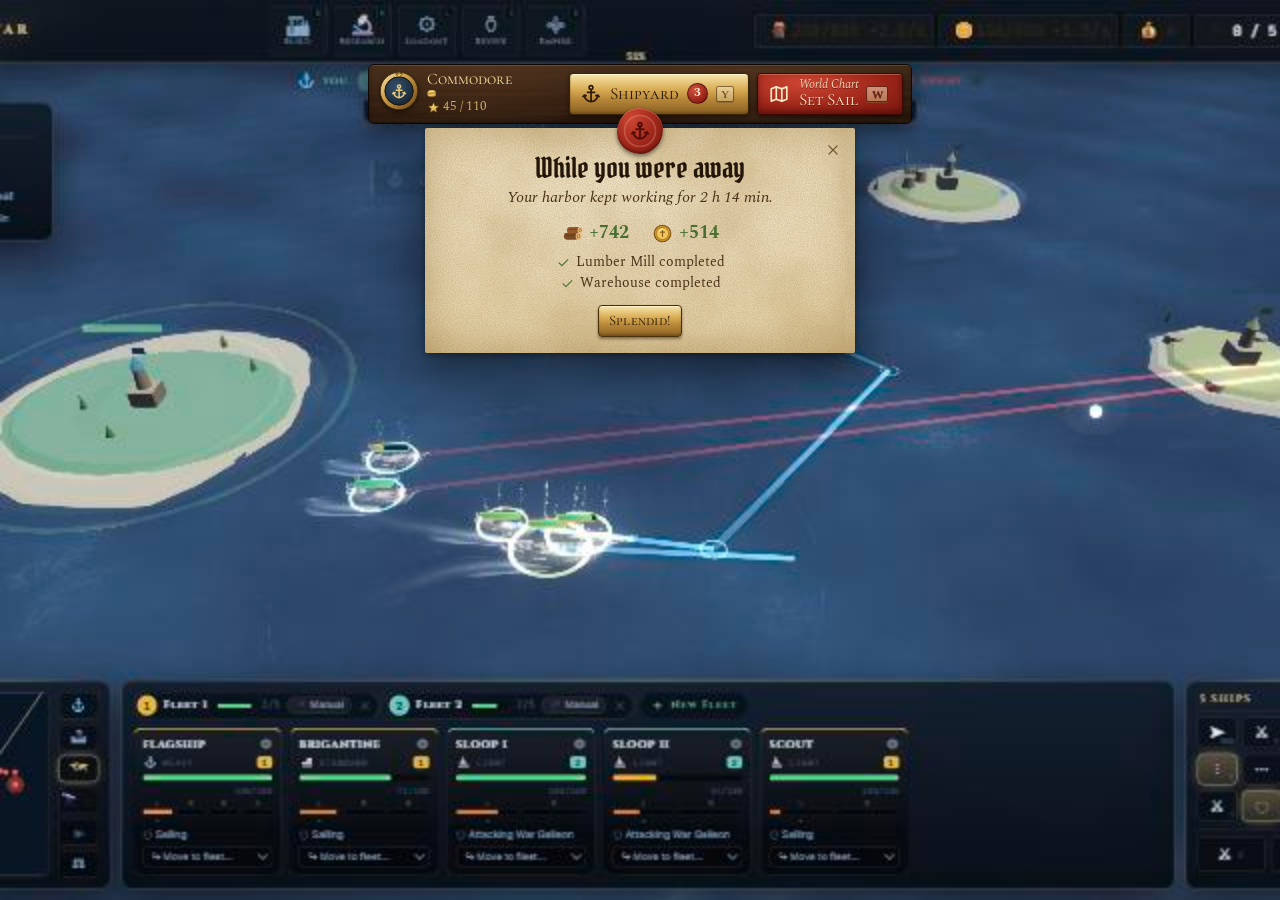
<file: test/ui_preview.html>
<!DOCTYPE html>
<html lang="en">
<head>
<meta charset="UTF-8">
<meta name="viewport" content="width=device-width, initial-scale=1.0">
<title>IOW — Meta UI preview</title>
<link rel="preconnect" href="https://fonts.googleapis.com">
<link rel="preconnect" href="https://fonts.gstatic.com" crossorigin>
<link href="https://fonts.googleapis.com/css2?family=Cinzel:wght@400;500;700;800&family=Spectral:ital,wght@0,400;0,500;0,600;1,400&family=Be+Vietnam+Pro:wght@400;500;600;700&family=Inter:wght@400;500;600;700&family=JetBrains+Mono:wght@400;500;600&display=swap" rel="stylesheet">
<link rel="stylesheet" href="../frontend/src/styles/main.css">
<link rel="stylesheet" href="../frontend/src/styles/hud.css">
<link rel="stylesheet" href="../frontend/src/styles/meta.css">
<script type="importmap">{ "imports": { "three": "../frontend/vendor/three/build/three.module.js" } }</script>
<style>
  /* preview-only scaffolding: a game screenshot behind the overlays + a toast stack */
  body.pv { background:#0b1520 url(../docs/img/av_console.jpg) center / cover no-repeat; }
  body.pv.theme-parchment { background-image:url(../docs/img/av_parchment.jpg); }
  #pv-toasts { position:fixed; top:12px; right:12px; z-index:950; display:flex; flex-direction:column; gap:6px; pointer-events:none; }
  #pv-toasts div { font:14px/1.3 Spectral, Georgia, serif; padding:7px 12px; border-radius:4px; background:#f3e6c4; color:#24160a;
    border-left:4px solid #8a6a2a; box-shadow:0 4px 12px rgba(0,0,0,.4); max-width:360px; }
  #pv-toasts .bad { border-left-color:#a3321f } #pv-toasts .good { border-left-color:#4f7a35 }
  .pv-sheet { position:fixed; inset:0; overflow:auto; padding:24px; background:#efe2c2; color:#24160a; font:14px Spectral, Georgia, serif; }
  .pv-sheet h2 { font:28px 'Pirata One', serif; margin:4px 0 12px; }
  .pv-grid { display:grid; grid-template-columns:repeat(auto-fill, minmax(170px, 1fr)); gap:14px; }
  .pv-cell { background:#f7eed6; border:1px solid #8f6c3c; border-radius:4px; padding:8px; text-align:center; }
  .pv-cell .sv-well { height:92px; margin-bottom:6px; }
  .pv-row { display:flex; flex-wrap:wrap; gap:14px; align-items:center; margin:12px 0; }
  .pv-row .mx-ic { width:28px; height:28px; }
  .pv-row .rb { width:64px; height:64px; }
</style>
</head>
<body class="theme-admiralty pv">
<div id="pv-toasts"></div>
<script type="module">
import { newProfile } from '../frontend/src/Meta/Profile.js';
import { applyBattleResult, getMission } from '../frontend/src/Meta/Campaign.js';
import { HULLS } from '../frontend/src/data/harbor.js';
import { setLang } from '../frontend/src/i18n.js';

const q = new URLSearchParams(location.search);
const view = q.get('view') || 'harbor';
if (q.get('theme') === 'parchment') { document.body.classList.add('theme-parchment'); document.body.classList.remove('theme-admiralty'); }
if (q.get('lang')) setLang(q.get('lang'));
if (q.get('motion') === 'reduce') document.documentElement.dataset.reduce = '1';

const NOW = Date.now();
const S = 1000;

/** A mid-campaign profile: damaged / wrecked / building / repairing ships, 3 wins, renown 45. */
function fakeProfile() {
  const p = newProfile(NOW - 86400 * S);
  p.renown = Number(q.get('renown') || 45);
  p.res = { wood: 640, gold: 410 };
  p.harbor.buildings = [
    { buildingId: 'shipyard', gridKey: '6_4', level: 3, state: 'active' },
    { buildingId: 'shipyard', gridKey: '8_4', level: 1, state: 'active' },
    { buildingId: 'barracks', gridKey: '2_2', level: 1, state: 'active' },
    { buildingId: 'lumber_mill', gridKey: '3_3', level: 2, state: 'active' },
    { buildingId: 'gold_mine', gridKey: '3_6', level: 1, state: 'active' },
  ];
  const [brig, sl1, sl2] = p.fleet;
  Object.assign(brig, { hpFrac: 0.72, battles: 4, sinks: 3, loadout: { L: 'demi_culv', R: 'demi_culv', B: 'swivel' } });
  Object.assign(sl1, { hpFrac: 0.32, battles: 2, sinks: 1 });
  Object.assign(sl2, { status: 'wreck', hpFrac: 0, battles: 3, sinks: 2 });
  const add = (hullId, o) => {
    const h = HULLS[hullId];
    const base = { uid: 's_pv_' + hullId, hullId, nm: o.nm, hpFrac: 1, status: 'ready', readyAt: 0,
      loadout: { L: 'carronade', R: 'carronade', B: 'swivel', S: 'swivel' }, upgrades: { spd: 0, hp: 0, rof: 0 }, battles: 0, sinks: 0 };
    if (h.hull === 'light') delete base.loadout.B, delete base.loadout.S;
    if (h.hull === 'standard') delete base.loadout.S;
    p.fleet.push({ ...base, ...o });
  };
  add('frigate', { nm: 'Golden Heron', status: 'building', readyAt: NOW + 95 * S });
  add('schooner', { nm: 'Coral Dancer', status: 'repairing', hpFrac: 0.35, readyAt: NOW + 12 * S });
  add('galleon', { nm: 'Iron Pelican', battles: 1, sinks: 1, loadout: { L: 'demi_can', R: 'demi_can', B: 'mortar1', S: 'long9' } });
  add('corvette', { nm: '<b>Hook & "Eye"</b>', hpFrac: 0.9, battles: 6, sinks: 5, loadout: { L: 'falconet', R: 'chain_shot' } });
  add('cutter', { nm: 'Driftwood Queen of the Southern Reaches', hpFrac: 0.55 });
  p.campaign.won = { reef_1: true, reef_2: true, reef_3: true };
  p.campaign.stars = { reef_1: 3, reef_2: 2, reef_3: 1 };
  p.campaign.patrolsWon = 3;
  if (q.get('complete')) {
    p.renown = 420;
    for (const id of ['straits_1', 'straits_2', 'straits_3', 'storm_1', 'storm_2', 'storm_3']) { p.campaign.won[id] = true; p.campaign.stars[id] = 3; }
  }
  if (q.get('noyard')) p.harbor.buildings = p.harbor.buildings.filter((b) => b.buildingId !== 'shipyard');
  return p;
}

const profile = fakeProfile();
window._pvProfile = profile;
const log = (...a) => console.info('[pv]', ...a);
const ctx = {
  getProfile: () => profile,
  save: () => log('save'),
  now: () => Date.now(),
  toast: (msg, type = 'info') => {
    const d = document.createElement('div'); d.className = type; d.textContent = msg;
    document.getElementById('pv-toasts').prepend(d); setTimeout(() => d.remove(), 3500);
  },
  sfx: (n) => log('sfx', n),
  onSetSail: (o) => { window._pvSail = o; ctx.toast('onSetSail ' + JSON.stringify(o), 'good'); },
  onOpenWar: () => ctx.toast('onOpenWar()', 'good'),
  onReturn: () => ctx.toast('onReturn()', 'good'),
  onRetry: () => ctx.toast('onRetry()', 'info'),
  onProfileChanged: () => log('profile changed'),
};
window._pvCtx = ctx;

async function run() {
  if (view === 'icons') {
    const { hullSvg, rankBadge, icon, tierBadge, resIcon, starIcon } = await import('../frontend/src/Meta/UI/icons.js');
    const { ensureMetaCss } = await import('../frontend/src/Meta/UI/dom.js');
    await ensureMetaCss();
    const glyphs = ['anchor', 'map', 'compass', 'clock', 'wrench', 'hammer', 'bolt', 'axe', 'skull', 'swords', 'castle', 'hourglass', 'flag', 'lock', 'check', 'warn', 'spyglass', 'cannon', 'ship', 'crown', 'help', 'scroll', 'sparkle'];
    document.body.insertAdjacentHTML('beforeend', `<div class="pv-sheet"><h2>Hull silhouettes</h2><div class="pv-grid">${Object.values(HULLS).map((h) =>
      `<div class="pv-cell"><div class="sv-well wl-ready" style="--tc:#888">${hullSvg(h.id)}</div><b>${h.nm}</b> ${tierBadge(h.tier)}</div>`).join('')}</div>
      <div class="pv-row">${['ready', 'building', 'repairing', 'wreck', 'plan'].map((w) => `<div class="pv-cell" style="width:170px"><div class="sv-well wl-${w}">${hullSvg('frigate')}</div>${w}</div>`).join('')}</div>
      <h2>Glyphs, ranks, resources</h2><div class="pv-row">${glyphs.map((g) => icon(g)).join('')}</div>
      <div class="pv-row">${[0, 1, 2, 3, 4].map((i) => rankBadge(i)).join('')} ${resIcon('wood')} ${resIcon('gold')} ${resIcon('renown')} ${starIcon('on')} ${starIcon('off')}</div></div>`);
    return;
  }
  const UI = await import('../frontend/src/Meta/UI/index.js');
  window._pvUI = UI;
  if (view === 'shipyard') { const y = new UI.ShipyardPanel(ctx); y.open(); if (q.get('tab')) y._setTab(q.get('tab')); window._pv = y; }
  else if (view === 'chart') { const c = new UI.WorldChart(ctx); c.open(); window._pv = c; }
  else if (view === 'briefing') { const c = new UI.WorldChart(ctx); c.open(); c.openBriefing(q.get('m') || 'straits_1'); window._pv = c; }
  else if (view === 'help') { const c = new UI.WorldChart(ctx); c.open(); UI.showHowToWin(ctx); }
  else if (view === 'result') {
    const outcome = q.get('outcome') || 'victory';
    const clone = structuredClone(profile);
    const mid = q.get('m') || (q.get('campaign') ? 'storm_3' : 'straits_1');
    if (q.get('campaign')) for (const id of ['straits_1', 'straits_2', 'straits_3', 'storm_1', 'storm_2']) clone.campaign.won[id] = true;
    if (q.get('campaign')) clone.renown = 330;
    const m = getMission(mid);
    const ships = clone.fleet.filter((s) => s.status === 'ready').slice(0, 4);
    const res = {
      won: outcome === 'victory', retreated: outcome === 'retreat', timeSec: outcome === 'victory' ? 251 : 132,
      ships: ships.map((s, i) => ({ uid: s.uid, hpFrac: i === 1 ? 0.18 : 0.64 + i * 0.08, sunk: i === 2, sinks: i === 0 ? 2 : 1 })),
      sunkEnemyClasses: outcome === 'victory' ? ['standard', 'light', 'light'] : ['light'], fortsDestroyed: 0,
    };
    const summary = applyBattleResult(clone, m, res);
    const rctx = { ...ctx, getProfile: () => clone, ships: res.ships.map((r) => ({ ...r, nm: clone.fleet.find((x) => x.uid === r.uid).nm, hullId: clone.fleet.find((x) => x.uid === r.uid).hullId })) };
    if (q.get('noretry')) delete rctx.onRetry;
    UI.showBattleResult(summary, rctx);
  } else {
    const ui = UI.mountHarborUI(ctx);
    window._pv = ui;
    if (!q.get('noaway')) UI.showOfflineReport({ seconds: 8040, wood: 1240, gold: 860, finished: ['lumber_mill', 'warehouse'] });
  }
}
run().catch((e) => { console.error(e); document.body.insertAdjacentHTML('beforeend', `<pre style="position:fixed;inset:20px;background:#fff;color:#900;z-index:99999">${String(e.stack || e)}</pre>`); });
</script>
</body>
</html>
</file>
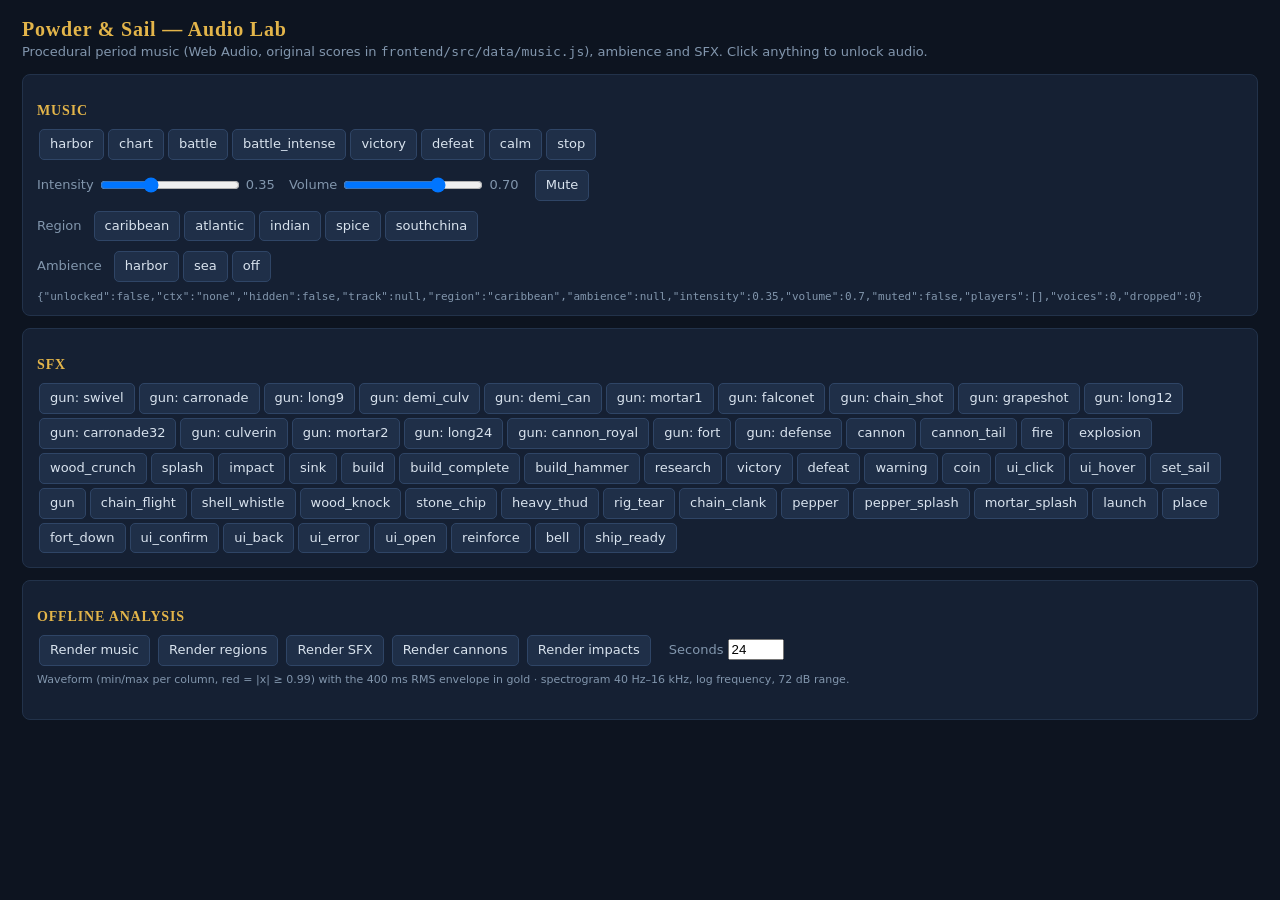
<file: tools/audio-lab.html>
<!doctype html>
<html lang="en">
<head>
<meta charset="utf-8">
<meta name="viewport" content="width=device-width, initial-scale=1">
<title>Audio Lab — Powder & Sail</title>
<!--
  Audio Lab: audition the procedural music, ambience and SFX, and render them
  offline for level checks / WAV export.
    node tools/serve.mjs 8080   →   http://localhost:8080/tools/audio-lab.html
  Automation: ?auto=music | regions | sfx | cannons | impacts  (sets window.__labDone; used by tools/audio_check.mjs)
-->
<script type="importmap">{ "imports": { "three": "../frontend/vendor/three/build/three.module.js" } }</script>
<style>
  :root { --bg: #0d1420; --panel: #152033; --ink: #d9e3ee; --dim: #8296ad; --gold: #e3b54a; --ok: #5fd08f; --bad: #ff6b6b; --line: #22324a; }
  * { box-sizing: border-box; }
  body { margin: 0; padding: 18px 22px 40px; background: var(--bg); color: var(--ink); font: 13px/1.45 system-ui, -apple-system, Segoe UI, sans-serif; }
  h1 { margin: 0 0 2px; font: 600 20px Georgia, serif; color: var(--gold); letter-spacing: .04em; }
  h2 { margin: 18px 0 8px; font: 600 14px Georgia, serif; color: var(--gold); letter-spacing: .06em; text-transform: uppercase; }
  .sub { color: var(--dim); margin: 0 0 10px; }
  section { background: var(--panel); border: 1px solid var(--line); border-radius: 8px; padding: 10px 14px 12px; margin-top: 12px; }
  button { background: #1f2f48; color: var(--ink); border: 1px solid #2f4566; border-radius: 5px; padding: 5px 10px; margin: 2px; cursor: pointer; font: inherit; }
  button:hover { background: #2a3f60; }
  button.on { background: #3b5f2e; border-color: #5d8c48; }
  label { color: var(--dim); margin-right: 10px; }
  input[type=range] { vertical-align: middle; width: 140px; }
  #status { font: 11px ui-monospace, monospace; color: var(--dim); white-space: pre-wrap; margin-top: 6px; }
  #compare { display: grid; grid-template-columns: repeat(auto-fill, minmax(260px, 1fr)); gap: 8px; margin: 8px 0; }
  #compare .card { background: #0f1828; border: 1px solid var(--line); border-radius: 6px; padding: 6px 8px; }
  #compare .card b { color: var(--gold); } #compare .card .k { color: var(--dim); font-size: 11px; }
  #compare canvas.spec { height: 90px; margin-top: 4px; }
  #compare .bar { height: 6px; background: #2a3f60; border-radius: 3px; margin-top: 4px; } #compare .bar i { display: block; height: 100%; background: var(--gold); border-radius: 3px; }
  .row { display: grid; grid-template-columns: 210px 1fr; gap: 10px; padding: 8px 0; border-top: 1px solid var(--line); }
  .row:first-child { border-top: 0; }
  .meta b { color: var(--gold); font-weight: 600; }
  .meta .k { color: var(--dim); }
  .meta .pass { color: var(--ok); } .meta .fail { color: var(--bad); }
  .meta a { color: #8cc4ff; }
  canvas { display: block; width: 100%; background: #0a0f18; border-radius: 4px; }
  canvas.wave { height: 64px; margin-bottom: 4px; }
  canvas.spec { height: 120px; }
  .legend { color: var(--dim); font-size: 11px; margin-top: 4px; }
  table { border-collapse: collapse; width: 100%; font: 12px ui-monospace, monospace; margin-top: 8px; }
  th, td { text-align: right; padding: 3px 8px; border-bottom: 1px solid var(--line); }
  th:first-child, td:first-child { text-align: left; }
  th { color: var(--dim); font-weight: 500; }
</style>
</head>
<body>
<h1>Powder & Sail — Audio Lab</h1>
<p class="sub">Procedural period music (Web Audio, original scores in <code>frontend/src/data/music.js</code>), ambience and SFX. Click anything to unlock audio.</p>

<section id="live">
  <h2>Music</h2>
  <div id="tracks"></div>
  <div style="margin-top:6px">
    <label>Intensity <input id="intensity" type="range" min="0" max="1" step="0.01" value="0.35"> <span id="iv">0.35</span></label>
    <label>Volume <input id="volume" type="range" min="0" max="1" step="0.01"> <span id="vv"></span></label>
    <button id="mute">Mute</button>
  </div>
  <div style="margin-top:6px"><label>Region</label><span id="regions"></span></div>
  <div style="margin-top:6px"><label>Ambience</label><span id="amb"></span></div>
  <div id="status"></div>
</section>

<section>
  <h2>SFX</h2>
  <div id="sfx"></div>
</section>

<section>
  <h2>Offline analysis</h2>
  <div>
    <button data-set="music">Render music</button>
    <button data-set="regions">Render regions</button>
    <button data-set="sfx">Render SFX</button>
    <button data-set="cannons">Render cannons</button>
    <button data-set="impacts">Render impacts</button>
    <label style="margin-left:12px">Seconds <input id="secs" type="number" value="24" min="4" max="90" style="width:56px"></label>
  </div>
  <p class="legend">Waveform (min/max per column, red = |x| ≥ 0.99) with the 400 ms RMS envelope in gold · spectrogram 40 Hz–16 kHz, log frequency, 72 dB range.</p>
  <div id="compare"></div>
  <div id="rows"></div>
  <table id="stats"></table>
</section>

<script type="module">
import { audio, SFX_RECIPES, Audio } from '../frontend/src/Experience/Utils/Audio.js';
import { CANNON_SOUNDS, IMPACT_PROFILES } from '../frontend/src/data/cannonSounds.js';
import { CANNONS } from '../frontend/src/data/cannons.js';
import { music, MUSIC_TRACKS, AMBIENCE_KINDS, MUSIC_REGIONS, renderMusicOffline } from '../frontend/src/Experience/Utils/MusicDirector.js';

const $ = (s) => document.querySelector(s);
const qs = new URLSearchParams(location.search);

// ── live controls ────────────────────────────────────────────────
for (const t of [...MUSIC_TRACKS, 'stop']) {
  const b = document.createElement('button');
  b.textContent = t;
  b.onclick = () => { music.unlock(); t === 'stop' ? music.stop() : music.play(t); };
  $('#tracks').append(b);
}
for (const r of MUSIC_REGIONS) {
  const b = document.createElement('button');
  b.textContent = r;
  b.onclick = () => { music.setRegion(r); };
  $('#regions').append(b);
}
for (const k of [...AMBIENCE_KINDS, 'off']) {
  const b = document.createElement('button');
  b.textContent = k;
  b.onclick = () => { music.unlock(); music.ambience(k === 'off' ? null : k); };
  $('#amb').append(b);
}
const GUN_IDS = [...CANNONS.map((c) => c.id), 'fort', 'defense'];
for (const id of GUN_IDS) {
  const b = document.createElement('button');
  b.textContent = 'gun: ' + id;
  b.onclick = () => { music.unlock(); audio.setListener(0, 0, 0); audio.playCannon(id, 0, 0, 0, 0, 30, 1.2); setTimeout(() => audio.playImpact(id, 'ship', 0, 0, 0), 1200); };
  $('#sfx').append(b);
}
for (const n of SFX_RECIPES) {
  const b = document.createElement('button');
  b.textContent = n;
  b.onclick = () => { music.unlock(); audio.play(n); };
  $('#sfx').append(b);
}
$('#intensity').oninput = (e) => { music.setIntensity(+e.target.value); $('#iv').textContent = (+e.target.value).toFixed(2); };
$('#volume').value = music.volume; $('#vv').textContent = music.volume.toFixed(2);
$('#volume').oninput = (e) => { music.setVolume(+e.target.value); $('#vv').textContent = (+e.target.value).toFixed(2); };
$('#mute').onclick = () => { music.mute(!music.muted); $('#mute').classList.toggle('on', music.muted); };
setInterval(() => { $('#status').textContent = JSON.stringify(music.status()); }, 400);

// ── analysis ─────────────────────────────────────────────────────
const SETS = {
  music: () => [
    { name: 'harbor',          opt: { track: 'harbor' } },
    { name: 'chart',           opt: { track: 'chart' } },
    { name: 'battle i=0.3',    opt: { track: 'battle', intensity: 0.3 } },
    { name: 'battle i=0.9',    opt: { track: 'battle', intensity: 0.9 } },
    { name: 'battle_intense',  opt: { track: 'battle_intense', intensity: 0.5 } },
    { name: 'victory→calm',    opt: { track: 'victory', seconds: 14 } },
    { name: 'defeat',          opt: { track: 'defeat', seconds: 9 } },
    { name: 'calm',            opt: { track: 'calm' } },
    { name: 'harbor→battle xfade, intensity ramp', opt: { track: 'harbor', seconds: 22, timeline: [{ at: 6, call: ['play', 'battle'] }, { at: 12, call: ['setIntensity', 1] }] } },
    { name: 'ambience harbor', opt: { track: null, ambience: 'harbor', seconds: 20 } },
    { name: 'ambience sea',    opt: { track: null, ambience: 'sea', seconds: 20 } },
  ],
  regions: () => MUSIC_REGIONS.flatMap((r) => [
    { name: `battle · ${r} (i=0.75)`, opt: { track: 'battle', region: r, intensity: 0.75 } },
    { name: `chart · ${r}`,          opt: { track: 'chart', region: r } },
  ]),
};

function stats(buf, skip = 0.5) {
  const chs = [...Array(buf.numberOfChannels)].map((_, c) => buf.getChannelData(c));
  const sr = buf.sampleRate, n = buf.length, s0 = Math.min(n - 1, Math.floor(skip * sr));
  let peak = 0, sum = 0, cnt = 0, nan = 0, clip = 0, dc = 0;
  for (const d of chs) for (let i = 0; i < n; i++) {
    const v = d[i];
    if (!Number.isFinite(v)) { nan++; continue; }
    const a = Math.abs(v);
    if (a > peak) peak = a;
    if (a >= 0.999) clip++;
    if (i >= s0) { sum += v * v; cnt++; dc += v; }
  }
  const rms = Math.sqrt(sum / Math.max(1, cnt));
  const win = Math.floor(sr * 0.4), env = [];
  for (let i = 0; i + win <= n; i += win) {
    let e = 0;
    for (const d of chs) for (let k = i; k < i + win; k++) e += d[k] * d[k];
    env.push(Math.sqrt(e / (win * chs.length)));
  }
  const loud = env.slice(Math.ceil(skip / 0.4));
  return { peak, rms, nan, clip, dc: dc / Math.max(1, cnt), env, maxWinRms: Math.max(0, ...loud), minWinRms: Math.min(...loud, 9), dur: buf.duration };
}

function fft(re, im) {
  const n = re.length;
  for (let i = 1, j = 0; i < n; i++) {
    let bit = n >> 1;
    for (; j & bit; bit >>= 1) j ^= bit;
    j ^= bit;
    if (i < j) { [re[i], re[j]] = [re[j], re[i]]; [im[i], im[j]] = [im[j], im[i]]; }
  }
  for (let len = 2; len <= n; len <<= 1) {
    const ang = -2 * Math.PI / len, wr = Math.cos(ang), wi = Math.sin(ang);
    for (let i = 0; i < n; i += len) {
      let cr = 1, ci = 0;
      for (let k = 0; k < len / 2; k++) {
        const ar = re[i + k], ai = im[i + k], br = re[i + k + len / 2] * cr - im[i + k + len / 2] * ci, bi = re[i + k + len / 2] * ci + im[i + k + len / 2] * cr;
        re[i + k] = ar + br; im[i + k] = ai + bi; re[i + k + len / 2] = ar - br; im[i + k + len / 2] = ai - bi;
        const t = cr * wr - ci * wi; ci = cr * wi + ci * wr; cr = t;
      }
    }
  }
}
function color(v) {   // 0..1 → dark blue → purple → orange → pale yellow
  const s = [[10, 15, 24], [60, 30, 110], [180, 50, 90], [245, 140, 40], [252, 240, 180]];
  const x = Math.max(0, Math.min(0.9999, v)) * (s.length - 1), i = Math.floor(x), f = x - i;
  return s[i].map((c, k) => Math.round(c + (s[i + 1][k] - c) * f));
}
function drawWave(cv, buf, st) {
  const W = cv.width = cv.clientWidth * 2, H = cv.height = cv.clientHeight * 2, g = cv.getContext('2d');
  const a = buf.getChannelData(0), b = buf.numberOfChannels > 1 ? buf.getChannelData(1) : a, n = buf.length;
  g.fillStyle = '#0a0f18'; g.fillRect(0, 0, W, H);
  g.strokeStyle = '#22324a'; g.beginPath(); g.moveTo(0, H / 2); g.lineTo(W, H / 2); g.stroke();
  for (let x = 0; x < W; x++) {
    const i0 = Math.floor(x * n / W), i1 = Math.floor((x + 1) * n / W);
    let lo = 0, hi = 0;
    for (let i = i0; i < i1; i++) { const v = (a[i] + b[i]) / 2; if (v < lo) lo = v; if (v > hi) hi = v; }
    g.fillStyle = Math.max(-lo, hi) >= 0.99 ? '#ff6b6b' : '#5f8fc4';
    g.fillRect(x, H / 2 - hi * H / 2, 1, Math.max(1, (hi - lo) * H / 2));
  }
  g.strokeStyle = '#e3b54a'; g.lineWidth = 2; g.beginPath();
  st.env.forEach((e, k) => { const x = (k + 0.5) * W / st.env.length, y = H / 2 - e * H / 2 * 2.5; k ? g.lineTo(x, y) : g.moveTo(x, y); });
  g.stroke();
}
function drawSpec(cv, buf) {
  const W = cv.width = Math.min(1400, cv.clientWidth * 2), H = cv.height = cv.clientHeight * 2, g = cv.getContext('2d');
  const a = buf.getChannelData(0), b = buf.numberOfChannels > 1 ? buf.getChannelData(1) : a, n = buf.length, sr = buf.sampleRate;
  const N = 2048, re = new Float32Array(N), im = new Float32Array(N), win = new Float32Array(N);
  for (let i = 0; i < N; i++) win[i] = 0.5 - 0.5 * Math.cos(2 * Math.PI * i / (N - 1));
  const img = g.createImageData(W, H), f0 = 40, f1 = 16000;
  const rowBin = [...Array(H)].map((_, y) => (f0 * Math.pow(f1 / f0, (H - 1 - y) / (H - 1))) * N / sr);
  for (let x = 0; x < W; x++) {
    const c = Math.floor(x * (n - N) / W);
    for (let i = 0; i < N; i++) { re[i] = ((a[c + i] || 0) + (b[c + i] || 0)) * 0.5 * win[i]; im[i] = 0; }
    fft(re, im);
    for (let y = 0; y < H; y++) {
      const k = Math.min(N / 2 - 1, Math.round(rowBin[y]));
      const mag = Math.hypot(re[k], im[k]) / (N / 4);
      const db = 20 * Math.log10(mag + 1e-9);
      const [r, gg, bb] = color((db + 72) / 72);
      const o = (y * W + x) * 4;
      img.data[o] = r; img.data[o + 1] = gg; img.data[o + 2] = bb; img.data[o + 3] = 255;
    }
  }
  g.putImageData(img, 0, 0);
}
function wavBytes(buf) {
  const ch = buf.numberOfChannels, n = buf.length, sr = buf.sampleRate, bytes = new ArrayBuffer(44 + n * ch * 2), v = new DataView(bytes);
  const str = (o, s) => { for (let i = 0; i < s.length; i++) v.setUint8(o + i, s.charCodeAt(i)); };
  str(0, 'RIFF'); v.setUint32(4, 36 + n * ch * 2, true); str(8, 'WAVE'); str(12, 'fmt ');
  v.setUint32(16, 16, true); v.setUint16(20, 1, true); v.setUint16(22, ch, true); v.setUint32(24, sr, true);
  v.setUint32(28, sr * ch * 2, true); v.setUint16(32, ch * 2, true); v.setUint16(34, 16, true); str(36, 'data'); v.setUint32(40, n * ch * 2, true);
  const d = [...Array(ch)].map((_, c) => buf.getChannelData(c));
  let o = 44;
  for (let i = 0; i < n; i++) for (let c = 0; c < ch; c++) { const s = Math.max(-1, Math.min(1, d[c][i] || 0)); v.setInt16(o, s < 0 ? s * 0x8000 : s * 0x7fff, true); o += 2; }
  return new Uint8Array(bytes);
}
function b64(u8) { let s = ''; for (let i = 0; i < u8.length; i += 0x8000) s += String.fromCharCode.apply(null, u8.subarray(i, i + 0x8000)); return btoa(s); }

const results = [];
const fmt = (v, k = 3) => (v === undefined ? '' : v.toFixed(k));
const db = (v) => (v > 0 ? (20 * Math.log10(v)).toFixed(1) : '-inf');
function addRow(name, buf, st, ok) {
  const row = document.createElement('div');
  row.className = 'row';
  const url = URL.createObjectURL(new Blob([wavBytes(buf)], { type: 'audio/wav' }));
  row.innerHTML = `<div class="meta"><b>${name}</b><br><span class="k">${st.dur.toFixed(1)} s · peak</span> ${fmt(st.peak)} <span class="k">(${db(st.peak)} dBFS)</span><br>`
    + `<span class="k">RMS</span> ${fmt(st.rms)} <span class="k">(${db(st.rms)} dBFS)</span><br><span class="k">NaN</span> ${st.nan} · <span class="k">clipped</span> ${st.clip}<br>`
    + `<span class="${ok ? 'pass' : 'fail'}">${ok ? 'PASS' : 'CHECK'}</span> · <a download="${name.replace(/[^a-z0-9_]+/gi, '_')}.wav" href="${url}">WAV</a></div>`
    + `<div><canvas class="wave"></canvas><canvas class="spec"></canvas></div>`;
  $('#rows').append(row);
  drawWave(row.querySelector('.wave'), buf, st);
  drawSpec(row.querySelector('.spec'), buf);
}
function table() {
  $('#stats').innerHTML = '<tr><th>render</th><th>peak</th><th>RMS</th><th>RMS dBFS</th><th>loudest 0.4 s</th><th>quietest 0.4 s</th><th>NaN</th><th>clip</th><th>ok</th></tr>'
    + results.map((r) => `<tr><td>${r.name}</td><td>${fmt(r.peak)}</td><td>${fmt(r.rms)}</td><td>${db(r.rms)}</td><td>${fmt(r.maxWinRms)}</td><td>${fmt(r.minWinRms)}</td><td>${r.nan}</td><td>${r.clip}</td><td>${r.ok ? '✓' : '✗'}</td></tr>`).join('');
}

const buffers = new Map();
async function renderSet(set) {
  $('#rows').innerHTML = ''; results.length = 0;
  const secs = +$('#secs').value || 24;
  if (set === 'sfx') return renderSfx();
  if (set === 'cannons') return renderCannons();
  if (set === 'impacts') return renderImpacts();
  for (const { name, opt } of SETS[set]()) {
    const t0 = performance.now();
    const buf = await renderMusicOffline({ seconds: secs, seed: 4242, ...opt });
    const st = stats(buf);
    const isAmb = name.startsWith('ambience');
    const ok = st.nan === 0 && st.peak < 1 && (isAmb ? st.rms > 0.005 && st.rms < 0.2 : st.rms >= 0.04 && st.rms <= 0.25);
    results.push({ name, ...st, env: undefined, ok, ms: Math.round(performance.now() - t0) });
    buffers.set(name, buf);
    addRow(name, buf, st, ok);
    await new Promise((r) => setTimeout(r, 0));
  }
  table();
}
async function renderSfx() {
  const sr = 44100, gap = 0.25;
  const plan = SFX_RECIPES.map((n) => ({ n, len: ['sink', 'bell', 'ship_ready', 'set_sail', 'cannon', 'cannon_tail', 'explosion', 'defeat'].includes(n) ? 3.6 : 1.8 }));
  for (const { n, len } of plan) {
    const ctx = new OfflineAudioContext(2, Math.ceil(sr * len), sr);
    const a = new Audio({ context: ctx });
    a.play(n, null, { sfxOnly: true });
    const buf = await ctx.startRendering();
    const st = stats(buf, 0);
    const ok = st.nan === 0 && st.peak < 1 && st.peak > 0.01;
    results.push({ name: n, ...st, env: undefined, ok });
    buffers.set(n, buf);
    addRow(n, buf, st, ok);
  }
  // one reel with every recipe back to back (for listening)
  const total = plan.reduce((s, p) => s + p.len * 0.6 + gap, 0) + 2;
  const ctx = new OfflineAudioContext(2, Math.ceil(sr * total), sr);
  const a = new Audio({ context: ctx });
  let t = 0.1;
  for (const { n, len } of plan) { a.play(n, null, { sfxOnly: true, delay: t }); t += len * 0.6 + gap; }
  buffers.set('sfx_reel', await ctx.startRendering());
  table();
}
// ── cannons: one shot per gun (with its flight sound), a fleet broadside, a reel ──
const FILES = { cannon: 'cannon_body_sfx.mp3', water_splash: 'water_impact_splash_sfx.mp3', explosion_01: 'explosion_01_sfx.mp3', explosion_02: 'explosion_02_sfx.mp3', explosion_03: 'explosion_03_sfx.mp3' };
const fileCache = new Map();
async function loadFiles(a, ctx) {
  for (const [k, f] of Object.entries(FILES)) {
    if (!fileCache.has(f)) fileCache.set(f, await (await fetch('../frontend/Assets/Sounds/' + f)).arrayBuffer());
    a._buffers.set(k, await ctx.decodeAudioData(fileCache.get(f).slice(0)));
  }
}
/** Render `len` s; `events` = [[time, (a) => void]] run at those context times (suspend/resume). */
async function renderEvents(len, events) {
  const sr = 44100, ctx = new OfflineAudioContext(2, Math.ceil(sr * len), sr);
  const a = new Audio({ context: ctx });
  a._getCtx(); await loadFiles(a, ctx);
  a.setListener(0, 0, 0);
  const byT = new Map();
  for (const [t, fn] of events) { const q = Math.round(t * 1000) / 1000; if (!byT.has(q)) byT.set(q, []); byT.get(q).push(fn); }
  for (const [t, fns] of byT) {
    if (t <= 0) { fns.forEach((f) => f(a)); continue; }
    ctx.suspend(t).then(() => { fns.forEach((f) => f(a)); ctx.resume(); });
  }
  return ctx.startRendering();
}
function addResult(name, buf, okFn) {
  const st = stats(buf, 0);
  const ok = st.nan === 0 && st.peak < 1 && st.peak > 0.01 && (okFn ? okFn(st) : true);
  results.push({ name, ...st, env: undefined, ok });
  buffers.set(name, buf);
  addRow(name, buf, st, ok);
}
async function renderCannons() {
  const ids = [...CANNONS.map((c) => c.id), 'fort', 'defense'];
  for (const id of ids) {
    const p = CANNON_SOUNDS[id], tof = 1.4;
    // gun fires at the listener; aim 40 u away; the flight sound plays at the aim point → shoot along x=0
    const buf = await renderEvents(4.2, [[0.05, (a) => { Math.random = seeded(id); a.playCannon(id, 0, 0, 0, 0, 20, tof); }]]);
    addResult('gun · ' + id, buf);
  }
  Math.random = _rand;
  drawCompare(ids);
  // 8 ships × 4 rippled shots of mixed heavy guns within 0.6 s — must not clip
  const mix = ['cannon_royal', 'demi_can', 'long24', 'carronade32', 'culverin', 'long12', 'demi_culv', 'carronade'];
  const ev = [];
  mix.forEach((id, s) => { for (let k = 0; k < 4; k++) ev.push([0.1 + s * 0.06 + k * 0.08 + Math.random() * 0.03, (a) => a.playCannon(id, (s - 4) * 3, 0, 0, (s - 4) * 3, 30, 1.2)]); });
  addResult('broadside · 8 ships × 4 guns', await renderEvents(4.5, ev));
  // reel to listen to: every gun, 2.2 s apart
  const reel = ids.map((id, i) => [0.1 + i * 2.2, (a) => a.playCannon(id, 0, 0, 0, 0, 20, 1.4)]);
  buffers.set('cannon_reel', await renderEvents(0.1 + ids.length * 2.2 + 2.5, reel));
  table();
}
/** One card per gun: 2.5 s spectrogram, loudest-400 ms bar (−40…−10 dBFS), character note. */
function drawCompare(ids) {
  const host = $('#compare'); host.innerHTML = '';
  const NOTE = (p) => [p.pops && 'double pop', p.thud && 'chest thud', p.hollow && 'hollow tube', p.whistle && 'ball whistle', p.rattle && 'tackle rattle', p.scatter && 'grape hiss', p.flight && p.flight + ' in flight', p.tail && `tail ${p.tail[0]} s`, p.mp3 && 'recorded body'].filter(Boolean).join(' · ');
  for (const id of ids) {
    const buf = buffers.get('gun · ' + id), r = results.find((x) => x.name === 'gun · ' + id);
    const loud = 20 * Math.log10(r.maxWinRms || 1e-6), w = Math.max(0, Math.min(1, (loud + 40) / 30));
    const c = document.createElement('div'); c.className = 'card';
    c.innerHTML = `<b>${id}</b> <span class="k">boom ${CANNON_SOUNDS[id].boom?.[0] ?? '-'}→${CANNON_SOUNDS[id].boom?.[1] ?? '-'} Hz · loud ${loud.toFixed(1)} dB · peak ${(20 * Math.log10(r.peak)).toFixed(1)} dB</span><br><span class="k">${NOTE(CANNON_SOUNDS[id])}</span><div class="bar"><i style="width:${(w * 100).toFixed(0)}%"></i></div><canvas class="spec"></canvas>`;
    host.append(c);
    const n = Math.min(buf.length, Math.ceil(buf.sampleRate * 2.6)), part = new AudioBuffer({ length: n, numberOfChannels: buf.numberOfChannels, sampleRate: buf.sampleRate });
    for (let ch = 0; ch < buf.numberOfChannels; ch++) part.copyToChannel(buf.getChannelData(ch).subarray(0, n), ch);
    drawSpec(c.querySelector('canvas'), part);
  }
}
async function renderImpacts() {
  const profs = Object.keys(IMPACT_PROFILES), gunOf = {};
  for (const [id, p] of Object.entries(CANNON_SOUNDS)) if (!gunOf[p.impact]) gunOf[p.impact] = id;
  for (const prof of profs) for (const surf of ['ship', 'fort', 'ground', 'water']) {
    const buf = await renderEvents(2.6, [[0.05, (a) => a.playImpact(gunOf[prof], surf, 0, 0, 0)]]);
    addResult(`impact · ${prof} · ${surf}`, buf);
  }
  table();
}
const _rand = Math.random;
function seeded(str) { let s = [...str].reduce((h, c) => Math.imul(h ^ c.charCodeAt(0), 16777619) >>> 0, 2166136261); return () => { s = (Math.imul(s, 1664525) + 1013904223) >>> 0; return s / 4294967296; }; }

for (const b of document.querySelectorAll('[data-set]')) b.onclick = () => renderSet(b.dataset.set);

window.__lab = {
  results, buffers,
  wav: (name) => b64(wavBytes(buffers.get(name))),
  names: () => [...buffers.keys()],
};
const auto = qs.get('auto');
if (auto) {
  if (qs.get('secs')) $('#secs').value = qs.get('secs');
  renderSet(auto).then(() => { window.__labDone = results.map((r) => ({ ...r })); }, (e) => { window.__labDone = { error: String(e && e.stack || e) }; });
}
</script>
</body>
</html>
</file>
<file: frontend/src/styles/main.css>
/* ──────────────────────────────────────────────────────────────
   POWDER & SAIL — Cartographer's chart redesign
   parchment + ink + brass; no cyan, no emoji slop
   ────────────────────────────────────────────────────────────── */

:root{
  /* parchment */
  --p0:#f3e7c8;          /* highlight */
  --p1:#e8d6a8;          /* page */
  --p2:#d9c188;          /* mid */
  --p3:#bf9f5c;          /* deep */
  --p4:#8a6d3a;          /* shadow */

  /* ink */
  --ink-0:#1f1408;       /* black ink */
  --ink-1:#3a2613;       /* dark walnut */
  --ink-2:#5a3f22;       /* sepia */
  --ink-3:#7d5e3b;       /* faded ink */
  --ink-4:#a78759;       /* very faded */

  /* accents */
  --brass:#b3873b;
  --brass-bright:#d9ad55;
  --brass-deep:#7a5a20;
  --brass-shine:#f1d27a;

  --wax:#8a2418;         /* danger / wax seal */
  --wax-bright:#c43a25;
  --verd:#3f6b62;        /* upgrade / treasure */
  --verd-bright:#5a8e83;

  /* ocean (still on map) */
  --ocean:#cdd6c4;
  --ocean-deep:#9eb0a5;
  --ocean-shadow:#7a8e83;

  /* type */
  --display:"Cinzel",Georgia,serif;
  --display-vi:"Be Vietnam Pro","Inter",sans-serif;
  --body:"Inter","Helvetica Neue",Arial,sans-serif;
  --mono:"JetBrains Mono","SF Mono",Menlo,monospace;
}

*{margin:0;padding:0;box-sizing:border-box}
html,body{width:100%;height:100%;overflow:hidden}
body{
  background:var(--p1);
  font-family:var(--body);
  color:var(--ink-1);
  font-size:13px;
  line-height:1.35;
  -webkit-font-smoothing:antialiased;
  text-rendering:optimizeLegibility;
}

button{font:inherit;color:inherit;background:none;border:0;cursor:pointer}

/* ── world (svg) ────────────────────────────────────────────── */
.world{
  position:fixed;inset:0;width:100%;height:100%;
  background:
    radial-gradient(120% 80% at 30% 40%, var(--p0) 0%, var(--p1) 60%, var(--p2) 100%);
}

/* parchment overlay grain — applied as a sibling div with bg-image */
.grain{
  position:fixed;inset:0;pointer-events:none;
  background-image:url("data:image/svg+xml;utf8,<svg xmlns='http://www.w3.org/2000/svg' width='240' height='240'><filter id='n'><feTurbulence type='fractalNoise' baseFrequency='0.85' numOctaves='2' seed='4'/><feColorMatrix values='0 0 0 0 0.12   0 0 0 0 0.08   0 0 0 0 0.03   0 0 0 0.28 0'/></filter><rect width='240' height='240' filter='url(%23n)' opacity='0.55'/></svg>");
  mix-blend-mode:multiply;opacity:.55;z-index:1;
}
.vignette{
  position:fixed;inset:0;pointer-events:none;z-index:2;
  background:
    radial-gradient(120% 90% at 50% 50%, transparent 55%, rgba(74,45,18,.18) 78%, rgba(40,22,8,.45) 100%);
}
.foxing{
  /* old paper foxing spots */
  position:fixed;inset:0;pointer-events:none;z-index:1;opacity:.35;
  background-image:
    radial-gradient(circle at 17% 24%, rgba(125,80,30,.18) 0, transparent 8%),
    radial-gradient(circle at 82% 18%, rgba(125,80,30,.14) 0, transparent 6%),
    radial-gradient(circle at 64% 78%, rgba(125,80,30,.16) 0, transparent 9%),
    radial-gradient(circle at 28% 88%, rgba(125,80,30,.12) 0, transparent 7%),
    radial-gradient(circle at 92% 52%, rgba(125,80,30,.10) 0, transparent 5%);
}

/* ── HUD overlay ────────────────────────────────────────────── */
.hud{position:fixed;inset:0;pointer-events:none;z-index:10}
.hud > *{pointer-events:auto}

/* ── reusable parchment card with double-line ink frame ─────── */
.card{
  position:absolute;
  background:
    linear-gradient(180deg, rgba(255,245,210,.85), rgba(232,214,168,.92));
  border:1px solid var(--ink-1);
  box-shadow:
    inset 0 0 0 4px var(--p1),
    inset 0 0 0 5px var(--ink-2),
    0 6px 18px rgba(40,22,8,.28),
    0 1px 0 rgba(255,250,220,.6) inset;
  border-radius:2px;
  padding:14px 16px;
}
.card::before, .card::after{
  /* brass corner pins */
  content:"";position:absolute;width:6px;height:6px;border-radius:50%;
  background:radial-gradient(circle at 30% 30%, var(--brass-shine), var(--brass) 55%, var(--brass-deep) 100%);
  box-shadow:0 1px 1px rgba(0,0,0,.45);
}
.card::before{top:7px;left:7px}
.card::after{top:7px;right:7px}
.card .pin-bl, .card .pin-br{
  position:absolute;width:6px;height:6px;border-radius:50%;
  background:radial-gradient(circle at 30% 30%, var(--brass-shine), var(--brass) 55%, var(--brass-deep) 100%);
  box-shadow:0 1px 1px rgba(0,0,0,.45);
}
.card .pin-bl{bottom:7px;left:7px}
.card .pin-br{bottom:7px;right:7px}

/* card header */
.card-head{
  display:flex;align-items:center;justify-content:space-between;
  font-family:var(--display);
  font-size:13px;letter-spacing:.18em;
  color:var(--ink-0);
  border-bottom:1px solid var(--ink-3);
  padding:0 0 6px;margin:0 0 10px;
  position:relative;
}
.card-head::after{
  content:"";position:absolute;left:0;right:0;bottom:-3px;height:1px;background:var(--ink-3);opacity:.4;
}
.card-head .x{
  font-family:var(--body);font-weight:400;font-size:14px;color:var(--ink-3);
  letter-spacing:0;line-height:1;padding:2px 4px;cursor:pointer;
}
.card-head .x:hover{color:var(--wax)}

/* small labels */
.lbl{
  font-family:var(--display);font-size:9.5px;letter-spacing:.22em;
  color:var(--ink-2);text-transform:uppercase;
}

.num{font-family:var(--mono);font-variant-numeric:tabular-nums}

/* ── top banner ─────────────────────────────────────────────── */
.banner{
  position:absolute;top:14px;left:50%;transform:translateX(-50%);
  display:flex;align-items:center;gap:0;
  pointer-events:auto;
}
.banner-plate{
  display:flex;align-items:center;gap:18px;
  background:linear-gradient(180deg, var(--p0), var(--p1) 60%, var(--p2));
  border:1px solid var(--ink-1);
  box-shadow:
    inset 0 0 0 3px var(--p0),
    inset 0 0 0 4px var(--ink-2),
    0 4px 14px rgba(40,22,8,.3);
  padding:7px 28px 7px 28px;
  border-radius:2px;
  position:relative;
}
.banner-plate::before, .banner-plate::after{
  content:"";position:absolute;top:50%;width:9px;height:9px;border-radius:50%;
  background:radial-gradient(circle at 30% 30%, var(--brass-shine), var(--brass) 55%, var(--brass-deep) 100%);
  box-shadow:0 1px 1px rgba(0,0,0,.45);
  transform:translateY(-50%);
}
.banner-plate::before{left:8px}
.banner-plate::after{right:8px}
.banner-title{
  font-family:var(--display);
  font-weight:700;
  font-size:16px;
  letter-spacing:.32em;
  color:var(--ink-0);
}
.banner-rule{width:1px;height:18px;background:var(--ink-3);opacity:.5}
.banner-status{
  font-size:11px;letter-spacing:.06em;color:var(--ink-2);font-style:italic;
}
.banner-clock{
  display:flex;align-items:center;gap:8px;
  font-family:var(--mono);font-size:13px;letter-spacing:.04em;color:var(--ink-0);
}
.banner-clock svg{width:14px;height:14px;color:var(--brass-deep)}

/* econ bar — sits just under banner, inline pinned tags */
.econ{
  position:absolute;top:70px;left:50%;transform:translateX(-50%);
  display:flex;gap:6px;
}
.econ-pip{
  display:flex;align-items:center;gap:8px;
  background:linear-gradient(180deg, var(--p0), var(--p1));
  border:1px solid var(--ink-2);
  box-shadow:
    inset 0 0 0 2px var(--p0),
    0 2px 6px rgba(40,22,8,.25);
  padding:5px 12px 5px 8px;
  border-radius:2px;
  position:relative;
}
.econ-pip::before{
  /* brass eyelet on left */
  content:"";display:block;width:14px;height:14px;border-radius:50%;
  background:radial-gradient(circle at 30% 30%, var(--brass-shine), var(--brass) 50%, var(--brass-deep) 100%);
  box-shadow:0 0 0 1px var(--ink-1), inset 0 0 0 2px rgba(0,0,0,.35);
  position:relative;
}
.econ-pip .glyph{
  position:absolute;left:11px;top:50%;transform:translateY(-50%);
  font-family:var(--display);font-size:8px;color:var(--ink-0);
  line-height:1;
}
.econ-pip .v{
  font-family:var(--mono);font-size:13px;color:var(--ink-0);font-weight:500;
  font-variant-numeric:tabular-nums;min-width:46px;text-align:right;
}
.econ-pip .rate{
  font-family:var(--mono);font-size:10px;color:var(--verd);
}
.econ-pip .cap{
  font-family:var(--mono);font-size:10px;color:var(--ink-3);
}

/* ── top buttons (left edge) ────────────────────────────────── */
.topbar{
  position:absolute;top:14px;left:14px;display:flex;align-items:center;gap:6px;
}

/* COMPACT ICON BUTTONS (horizontal row) */
.iconbtn{
  position:relative;
  width:38px;height:38px;
  display:inline-flex;align-items:center;justify-content:center;
  background:linear-gradient(180deg, var(--p0), var(--p1));
  border:1px solid var(--ink-2);
  box-shadow:inset 0 0 0 2px var(--p0), 0 2px 6px rgba(40,22,8,.22);
  border-radius:2px;
  color:var(--ink-1);
  transition:transform .08s, box-shadow .15s, background .15s, color .15s;
}
.iconbtn:hover{
  background:linear-gradient(180deg, #f7eccc, var(--p0));
  box-shadow:inset 0 0 0 2px var(--p0), 0 3px 10px rgba(40,22,8,.3);
  color:var(--ink-0);
}
.iconbtn:active{transform:translateY(1px)}
.iconbtn.active{
  background:linear-gradient(180deg, var(--brass-shine), var(--brass));
  color:var(--ink-0);
  border-color:var(--brass-deep);
  box-shadow:inset 0 0 0 2px var(--brass-shine), inset 0 -1px 0 var(--brass-deep), 0 2px 8px rgba(179,135,59,.4);
}
.iconbtn svg{width:18px;height:18px}
.iconbtn-sub{width:32px;height:32px}
.iconbtn-sub svg{width:16px;height:16px}
.iconbtn-key{
  position:absolute;bottom:-2px;right:-2px;
  font-family:var(--mono);font-size:8px;
  background:var(--ink-1);color:var(--p0);
  padding:0 3px;border-radius:1px;
  letter-spacing:.04em;
  pointer-events:none;
}
.iconbtn-sep{width:1px;height:24px;background:var(--ink-3);opacity:.5;margin:0 2px}

/* keep old .btn for compatibility (used by build hints etc.) */
.btn{
  display:inline-flex;align-items:center;gap:8px;
  padding:7px 12px 7px 10px;
  background:linear-gradient(180deg, var(--p0), var(--p1));
  border:1px solid var(--ink-2);
  box-shadow:inset 0 0 0 2px var(--p0), 0 2px 6px rgba(40,22,8,.22);
  border-radius:2px;
  font-family:var(--display);font-size:10.5px;letter-spacing:.18em;
  color:var(--ink-0);
  transition:transform .08s, box-shadow .15s, background .15s;
  position:relative;
  min-width:130px;
}
.btn:hover{
  background:linear-gradient(180deg, #f7eccc, var(--p0));
  box-shadow:inset 0 0 0 2px var(--p0), 0 3px 10px rgba(40,22,8,.32);
}
.btn:active{transform:translateY(1px)}
.btn.active{
  background:linear-gradient(180deg, var(--brass-shine), var(--brass));
  color:var(--ink-0);
  box-shadow:inset 0 0 0 2px var(--brass-shine), inset 0 -1px 0 var(--brass-deep), 0 2px 6px rgba(40,22,8,.32);
  border-color:var(--brass-deep);
}
.btn .ico{width:14px;height:14px;flex-shrink:0;color:var(--ink-1)}
.btn.active .ico{color:var(--ink-0)}
.btn-sm{padding:4px 9px;font-size:9.5px;letter-spacing:.16em;min-width:0}

/* ── objective ribbon (top-right, compact) ──────────────────── */
.objective{
  position:absolute;top:14px;right:14px;
  display:flex;align-items:center;gap:10px;
  background:linear-gradient(180deg, var(--p0), var(--p1));
  border:1px solid var(--ink-2);
  box-shadow:inset 0 0 0 2px var(--p0), 0 2px 6px rgba(40,22,8,.22);
  padding:6px 14px 6px 10px;
  border-radius:2px;
}
.objective::before{
  content:"";position:absolute;left:6px;top:50%;transform:translateY(-50%);
  width:9px;height:9px;border-radius:50%;
  background:radial-gradient(circle at 30% 30%, var(--brass-shine), var(--brass) 55%, var(--brass-deep) 100%);
  box-shadow:0 1px 1px rgba(0,0,0,.45);
}
.obj-glyph{display:none}
.obj-text{
  font-family:var(--display);font-size:10px;letter-spacing:.14em;color:var(--ink-1);
  margin-left:14px;
}
.obj-text strong{color:var(--ink-0);font-weight:700}
.objective .pips{display:flex;gap:3px}
.objective .pip{
  width:11px;height:11px;border-radius:50%;
  border:1px solid var(--ink-2);
  background:var(--p2);
}
.objective .pip.fill{
  background:radial-gradient(circle at 30% 30%, var(--brass-shine), var(--brass) 60%, var(--brass-deep) 100%);
  border-color:var(--brass-deep);
}
.obj-count{font-family:var(--mono);font-size:10.5px;color:var(--ink-0);letter-spacing:0}

/* ── popovers (spyglass etc.) ───────────────────────────────── */
.popover{
  display:none;
  padding:10px 12px;
  z-index:30;
}
.popover.open{display:block}
.spyglass-pop{
  top:60px;left:14px;width:200px;
}

/* keycap */
kbd{
  display:inline-block;
  font-family:var(--mono);font-size:9px;
  padding:1px 5px;border-radius:2px;
  background:linear-gradient(180deg, var(--p0), var(--p2));
  border:1px solid var(--ink-3);
  box-shadow:0 1px 0 var(--ink-3);
  color:var(--ink-1);
  line-height:1.3;
  letter-spacing:.04em;
  vertical-align:middle;
}

/* ── score / objective card (top-right) ─────────────────────── */
.score{
  top:14px;right:14px;width:248px;padding:12px 14px 10px;
}
.score .obj-row{
  display:flex;align-items:center;gap:8px;margin-top:8px;
}
.score .pips{display:flex;gap:3px}
.score .pip{
  width:14px;height:14px;border-radius:50%;
  border:1px solid var(--ink-2);
  background:var(--p2);
}
.score .pip.fill{background:radial-gradient(circle at 30% 30%, var(--brass-shine), var(--brass) 60%, var(--brass-deep) 100%);border-color:var(--brass-deep)}
.score .count{margin-left:auto;font-family:var(--mono);color:var(--ink-1)}
.score .obj-label{font-size:11px;color:var(--ink-2);font-style:italic}

/* ── vision / range chip (under score) ──────────────────────── */
.vision{
  top:160px;right:14px;width:248px;padding:11px 14px 10px;
}
.vision .row{display:flex;gap:5px;margin-top:7px}
.range-btn{
  flex:1;text-align:center;
  font-family:var(--mono);font-size:11px;
  padding:5px 0;
  background:var(--p1);
  border:1px solid var(--ink-3);
  color:var(--ink-2);
  border-radius:2px;
  transition:all .12s;
}
.range-btn:hover{border-color:var(--brass-deep);color:var(--ink-0)}
.range-btn.on{
  background:linear-gradient(180deg, var(--brass-shine), var(--brass));
  border-color:var(--brass-deep);
  color:var(--ink-0);
  font-weight:700;
}

/* ── raid bar ──────────────────────────────────────────────── */
.raid{
  position:absolute;top:130px;left:50%;transform:translateX(-50%);
  display:flex;align-items:center;gap:14px;
  background:linear-gradient(180deg, #f4e4ba, #e1ca91);
  border:1px solid var(--wax);
  box-shadow:
    inset 0 0 0 2px var(--p0),
    inset 0 0 0 3px var(--wax),
    0 4px 18px rgba(138,36,24,.35);
  padding:6px 14px 6px 50px;
  border-radius:2px;
  min-width:480px;
  position:absolute;
}
.raid::before{
  /* wax seal */
  content:"R";
  position:absolute;left:-12px;top:50%;transform:translateY(-50%);
  width:42px;height:42px;border-radius:50%;
  background:radial-gradient(circle at 30% 30%, var(--wax-bright), var(--wax) 65%, #4a0f08 100%);
  color:var(--p0);font-family:var(--display);font-size:18px;font-weight:700;
  display:flex;align-items:center;justify-content:center;
  box-shadow:0 2px 6px rgba(0,0,0,.4), inset 0 -2px 4px rgba(0,0,0,.35);
  letter-spacing:0;
}
.raid .label{
  font-family:var(--display);font-size:11px;letter-spacing:.2em;color:var(--wax);
  font-weight:700;
}
.raid .target{font-family:var(--display);font-size:12px;letter-spacing:.14em;color:var(--ink-0)}
.raid .bar{
  flex:1;height:8px;background:rgba(50,30,10,.18);
  border:1px solid var(--ink-2);border-radius:1px;overflow:hidden;
  box-shadow:inset 0 1px 2px rgba(0,0,0,.3);
  min-width:140px;
}
.raid .fill{
  height:100%;
  background:repeating-linear-gradient(45deg, var(--wax) 0 6px, var(--wax-bright) 6px 12px);
  transition:width .25s;
}
.raid .cargo{font-family:var(--mono);font-size:11px;color:var(--wax);font-weight:600}

/* ── fleet panel (bottom-center) ────────────────────────────── */
.fleet-wrap{
  position:absolute;bottom:14px;left:50%;transform:translateX(-50%);
  display:flex;flex-direction:column;align-items:center;gap:4px;
  pointer-events:none;
}
.fleet-wrap > *{pointer-events:auto}
.fleet-collapse{
  display:inline-flex;align-items:center;justify-content:center;
  width:38px;height:14px;
  background:linear-gradient(180deg, var(--p0), var(--p1));
  border:1px solid var(--ink-2);
  border-bottom:none;
  border-radius:2px 2px 0 0;
  box-shadow:inset 0 0 0 2px var(--p0);
  color:var(--ink-2);
  transition:transform .2s, color .15s;
}
.fleet-collapse:hover{color:var(--ink-0)}
.fleet-collapse svg{width:10px;height:7px}
.fleet-wrap.collapsed .fleet{display:none}
.fleet-wrap.collapsed .fleet-collapse svg{transform:rotate(180deg)}
.fleet{
  display:flex;gap:8px;
  align-items:flex-end;
}
.ship{
  width:108px;
  background:linear-gradient(180deg, var(--p0), var(--p1) 60%, var(--p2));
  border:1px solid var(--ink-1);
  box-shadow:
    inset 0 0 0 2px var(--p0),
    inset 0 0 0 3px var(--ink-2),
    0 3px 10px rgba(40,22,8,.28);
  border-radius:2px;
  padding:8px 9px 7px;
  position:relative;
  cursor:pointer;
  transition:transform .12s;
}
.ship:hover{transform:translateY(-2px)}
.ship.sel{
  box-shadow:
    inset 0 0 0 2px var(--p0),
    inset 0 0 0 3px var(--brass),
    0 0 0 1px var(--brass-deep),
    0 4px 14px rgba(40,22,8,.35);
}
.ship.leader::before{
  /* gold ribbon at top */
  content:"FLAG";
  position:absolute;top:-7px;left:50%;transform:translateX(-50%);
  font-family:var(--display);font-size:8px;letter-spacing:.2em;
  background:linear-gradient(180deg, var(--brass-shine), var(--brass) 60%, var(--brass-deep));
  color:var(--ink-0);
  padding:1px 8px 2px;
  border:1px solid var(--ink-2);
  border-radius:1px;
  box-shadow:0 1px 3px rgba(0,0,0,.4);
}
.ship.dead{opacity:.4;filter:saturate(.3)}
.ship.dead .ship-name{color:var(--wax)}
.ship.dead::after{
  content:"SUNK";
  position:absolute;inset:0;display:flex;align-items:center;justify-content:center;
  font-family:var(--display);font-size:13px;letter-spacing:.3em;color:var(--wax);
  text-shadow:0 1px 0 rgba(255,250,220,.6);
  transform:rotate(-12deg);
  font-weight:700;
}
.ship-row1{display:flex;align-items:center;justify-content:space-between;margin-bottom:3px}
.ship-name{font-family:var(--display);font-size:9.5px;letter-spacing:.14em;color:var(--ink-0);font-weight:700}
.ship-cls{font-family:var(--mono);font-size:8.5px;color:var(--ink-3)}
.ship-fig{
  height:36px;margin:3px -2px 5px;
  display:flex;align-items:center;justify-content:center;
  color:var(--ink-1);
}
.ship-fig svg{width:90%;height:100%}
.bar-wrap{
  height:5px;background:rgba(50,30,10,.25);
  border:1px solid var(--ink-2);border-radius:1px;overflow:hidden;
  margin-bottom:3px;
}
.bar-hp{height:100%;background:linear-gradient(90deg, #5a8a3a, #7eb150);transition:width .3s, background .3s}
.bar-hp.mid{background:linear-gradient(90deg, var(--brass-deep), var(--brass-bright))}
.bar-hp.low{background:linear-gradient(90deg, #6a1a10, var(--wax-bright))}
.bar-rof{height:3px;background:rgba(50,30,10,.2);border:1px solid var(--ink-3);border-radius:1px;overflow:hidden;margin-bottom:4px}
.bar-rof-fill{height:100%;background:linear-gradient(90deg, var(--brass-deep), var(--brass));transition:width .12s}
.bar-rof-fill.rdy{background:linear-gradient(90deg, var(--verd), var(--verd-bright))}
.ship-meta{
  display:flex;justify-content:space-between;align-items:center;
  font-family:var(--mono);font-size:9px;color:var(--ink-2);
}
.ship-role{
  font-family:var(--display);font-size:8.5px;letter-spacing:.14em;
  padding:1px 5px;border-radius:1px;
  background:rgba(70,40,15,.12);
  border:1px solid var(--ink-3);
  color:var(--ink-1);
  cursor:pointer;
}
.ship-role:hover{background:var(--brass);color:var(--ink-0);border-color:var(--brass-deep)}
.ship-role.tank{background:rgba(63,107,98,.18);border-color:var(--verd);color:var(--verd)}
.ship-role.dps{background:rgba(138,36,24,.12);border-color:var(--wax);color:var(--wax)}

@keyframes hit{0%,100%{transform:translateY(0)}25%{transform:translateY(-2px) translateX(-1px)}75%{transform:translateY(-1px) translateX(1px)}}
.ship.hit{animation:hit .25s ease}

/* ── minimap (chart) ───────────────────────────────────────── */
.minimap{
  position:absolute;bottom:14px;right:14px;width:200px;height:200px;
  background:
    radial-gradient(120% 90% at 50% 50%, var(--p0) 0%, var(--p1) 70%, var(--p3) 100%);
  border:1px solid var(--ink-1);
  box-shadow:
    inset 0 0 0 3px var(--p0),
    inset 0 0 0 4px var(--ink-2),
    0 4px 14px rgba(40,22,8,.32);
  border-radius:2px;
  overflow:hidden;
}
.minimap .ring{
  position:absolute;inset:14px;border:1px dashed var(--ink-3);border-radius:50%;opacity:.55;
}
.minimap .crosshair{
  position:absolute;inset:0;pointer-events:none;
}
.minimap .crosshair::before, .minimap .crosshair::after{
  content:"";position:absolute;background:var(--ink-3);opacity:.35;
}
.minimap .crosshair::before{left:50%;top:8px;bottom:8px;width:1px;transform:translateX(-50%)}
.minimap .crosshair::after{top:50%;left:8px;right:8px;height:1px;transform:translateY(-50%)}
.minimap .compass-n{
  position:absolute;top:6px;left:50%;transform:translateX(-50%);
  font-family:var(--display);font-size:9px;letter-spacing:.2em;color:var(--brass-deep);font-weight:700;
}
.minimap .lbl-chart{
  position:absolute;bottom:6px;left:50%;transform:translateX(-50%);
  font-family:var(--display);font-size:8px;letter-spacing:.3em;color:var(--ink-3);
}
.minimap .isle{
  position:absolute;background:var(--p3);border:1px solid var(--ink-2);
}
.minimap .isle.player{background:radial-gradient(circle at 30% 30%, var(--brass-bright), var(--brass-deep));border-color:var(--brass-deep)}
.minimap .isle.enemy{background:radial-gradient(circle at 30% 30%, var(--wax-bright), var(--wax));border-color:var(--wax)}
.minimap .dot{
  position:absolute;width:5px;height:5px;border-radius:50%;
  background:var(--ink-1);
}
.minimap .dot.fleet{background:var(--brass-deep);box-shadow:0 0 0 1px var(--p0)}
.minimap .dot.enemy{background:var(--wax);box-shadow:0 0 0 1px var(--p0)}
.minimap .viewport{
  position:absolute;border:1px solid var(--ink-1);
  background:rgba(255,245,210,.1);
}
.minimap .sweep{
  position:absolute;inset:14px;border-radius:50%;
  background:conic-gradient(from 0deg, transparent 320deg, rgba(179,135,59,.22) 350deg, transparent 360deg);
  animation:sweep 6s linear infinite;
  pointer-events:none;
}
@keyframes sweep{to{transform:rotate(360deg)}}

/* ── center status messages ─────────────────────────────────── */
.build-hint{
  position:absolute;top:50%;left:50%;transform:translate(-50%, -180px);
  font-family:var(--display);font-size:13px;letter-spacing:.2em;color:var(--verd);
  text-shadow:0 1px 0 rgba(255,250,220,.7);
  background:linear-gradient(180deg, var(--p0), var(--p1));
  border:1px solid var(--verd);
  box-shadow:inset 0 0 0 2px var(--p0), 0 3px 10px rgba(40,22,8,.25);
  padding:6px 16px;border-radius:2px;
  display:none;
}
.build-hint.show{display:block}

/* ── panels ─────────────────────────────────────────────────── */
/* AE.2: display + transitions managed by PanelManager.js (injected CSS) */
/* .panel base style (position, bg, border) is below at line ~1186 */
/* DO NOT add display:none/.open rules here — PanelManager owns that */

/* Research codex — left side */
.research-panel{
  top:80px;left:14px;width:300px;max-height:calc(100vh - 240px);
  padding:14px 16px 16px;
  overflow:hidden;
}
.research-panel .scroll{
  max-height:calc(100vh - 310px);overflow-y:auto;padding-right:4px;
  margin-right:-4px;
}
.research-panel .scroll::-webkit-scrollbar{width:6px}
.research-panel .scroll::-webkit-scrollbar-thumb{background:var(--ink-3);border-radius:3px}
.research-panel .scroll::-webkit-scrollbar-track{background:transparent}

.branch{margin-bottom:14px}
.branch-head{
  font-family:var(--display);font-size:10px;letter-spacing:.2em;color:var(--ink-0);
  display:flex;align-items:center;gap:8px;
  padding-bottom:4px;margin-bottom:6px;
  border-bottom:1px solid var(--ink-3);
}
.branch-head .glyph{
  width:18px;height:18px;display:inline-flex;align-items:center;justify-content:center;
  background:radial-gradient(circle at 30% 30%, var(--brass-bright), var(--brass-deep));
  border:1px solid var(--ink-1);border-radius:50%;
  color:var(--ink-0);
}
.branch-head .glyph svg{width:11px;height:11px}

.tech{
  display:flex;align-items:center;gap:10px;
  padding:6px 8px;margin-bottom:4px;
  background:rgba(255,245,210,.45);
  border:1px solid var(--ink-3);
  border-radius:2px;
  position:relative;
  cursor:pointer;transition:all .12s;
}
.tech:hover:not(.locked):not(.done){border-color:var(--brass-deep);background:rgba(255,235,180,.7)}
.tech.done{
  background:rgba(63,107,98,.12);
  border-color:var(--verd);
}
.tech.done::after{
  content:"✓";position:absolute;right:8px;top:50%;transform:translateY(-50%);
  font-family:var(--display);font-size:12px;color:var(--verd);font-weight:700;
}
.tech.locked{opacity:.45;cursor:not-allowed}
.tech .lv{
  font-family:var(--mono);font-size:9px;color:var(--ink-3);
  min-width:30px;text-align:center;
  border:1px solid var(--ink-3);border-radius:1px;
  padding:1px 0;
  background:var(--p0);
}
.tech.done .lv{background:var(--verd);color:var(--p0);border-color:var(--verd)}
.tech-body{flex:1;min-width:0}
.tech-name{font-family:var(--display);font-size:10px;letter-spacing:.12em;color:var(--ink-0);font-weight:700}
.tech-desc{font-size:10px;color:var(--ink-2);font-style:italic;line-height:1.2;margin-top:1px}
.tech-cost{
  font-family:var(--mono);font-size:9.5px;color:var(--brass-deep);
  white-space:nowrap;font-weight:600;
}
.tech.done .tech-cost{color:var(--verd)}
.tech.locked .tech-cost{color:var(--wax)}

/* Build panel — right side (engineer's plans) */
.build-panel{
  top:80px;right:14px;width:300px;max-height:calc(100vh - 240px);
  padding:14px 16px 16px;
}
.build-tabs{display:flex;gap:4px;margin-bottom:10px}
.build-tabs .tab{
  flex:1;
  font-family:var(--display);font-size:9.5px;letter-spacing:.16em;
  padding:4px 0;text-align:center;
  background:var(--p1);
  border:1px solid var(--ink-3);
  color:var(--ink-2);
  border-radius:2px;
}
.build-tabs .tab.on{
  background:linear-gradient(180deg, var(--brass-shine), var(--brass));
  border-color:var(--brass-deep);color:var(--ink-0);
}
.build-panel .scroll{max-height:calc(100vh - 350px);overflow-y:auto;padding-right:4px}
.build-panel .scroll::-webkit-scrollbar{width:6px}
.build-panel .scroll::-webkit-scrollbar-thumb{background:var(--ink-3);border-radius:3px}

.bldg{
  display:flex;align-items:center;gap:10px;
  padding:7px 8px;margin-bottom:5px;
  background:rgba(255,245,210,.45);
  border:1px solid var(--ink-3);
  border-radius:2px;
  cursor:pointer;transition:all .12s;
}
.bldg:hover{border-color:var(--brass-deep);background:rgba(255,235,180,.7)}
.bldg.sel{background:rgba(217,173,85,.3);border-color:var(--brass-deep);box-shadow:inset 0 0 0 1px var(--brass)}
.bldg.locked{opacity:.4;cursor:not-allowed}
.bldg.built::after{content:"BUILT";color:var(--verd);font-family:var(--display);font-size:8.5px;letter-spacing:.14em;margin-left:auto}
.bldg-icon{
  width:28px;height:28px;flex-shrink:0;
  display:flex;align-items:center;justify-content:center;
  background:linear-gradient(180deg, var(--p0), var(--p2));
  border:1px solid var(--ink-2);border-radius:2px;
  color:var(--ink-1);
}
.bldg-icon svg{width:18px;height:18px}
.bldg-body{flex:1;min-width:0}
.bldg-name{font-family:var(--display);font-size:10px;letter-spacing:.12em;color:var(--ink-0);font-weight:700}
.bldg-spec{font-family:var(--mono);font-size:9px;color:var(--ink-2);margin-top:1px}
.bldg-cost{font-family:var(--mono);font-size:9.5px;color:var(--brass-deep);white-space:nowrap;font-weight:600;text-align:right;line-height:1.3}
.bldg-cost.locked-cost{color:var(--wax)}

/* footprint badge */
.foot{
  display:inline-block;padding:0 4px;font-family:var(--mono);font-size:8.5px;
  background:var(--ink-3);color:var(--p0);border-radius:1px;margin-left:4px;
}

/* ── loadout panel (bottom center, between fleet and minimap) ── */
.loadout-panel{
  bottom:200px;left:50%;transform:translateX(-50%);
  width:720px;
  padding:14px 16px 14px;
}
.lp-grid{display:grid;grid-template-columns:260px 1fr;gap:20px;align-items:flex-start}

/* portrait/deck-plan header */
.lp-view-tabs{
  display:flex;align-items:center;gap:5px;margin-bottom:8px;
}
.lp-view-title{
  font-family:var(--display);font-size:10px;letter-spacing:.18em;
  color:var(--ink-0);font-weight:700;
}
.lp-view-meta{
  margin-left:auto;font-family:var(--mono);font-size:9.5px;
  color:var(--ink-3);letter-spacing:.04em;
}

/* DECK PLAN VIEW
   - parchment-toned frame
   - blueprint-style schematic ship as faded background (SVG)
   - water halo behind the rendered ship
   - rendered 3D ship as image-slot overlay (centered)
   - cannon hardpoints (PORT/STBD/BOW/STERN) docked at edges
*/
.ship-diagram{
  position:relative;
  height:280px;
  background:
    radial-gradient(60% 50% at 50% 50%, rgba(232,214,168,.5), transparent 75%),
    repeating-linear-gradient(0deg,  transparent 0 18px, rgba(125,94,59,.07) 18px 19px),
    repeating-linear-gradient(90deg, transparent 0 18px, rgba(125,94,59,.07) 18px 19px),
    linear-gradient(180deg, var(--p0), var(--p1) 60%, var(--p2));
  border:1px solid var(--ink-2);
  box-shadow:
    inset 0 0 0 2px var(--p0),
    inset 0 0 40px rgba(125,94,59,.16),
    0 3px 10px rgba(40,22,8,.22);
  border-radius:2px;
  overflow:hidden;
}
.ship-silh{
  position:absolute;left:50%;top:50%;transform:translate(-50%,-50%);
  height:88%;width:auto;color:var(--ink-1);
  opacity:.62;
  pointer-events:none;
}
/* water/sand halo behind the rendered ship */
.ship-halo{
  position:absolute;left:50%;top:50%;transform:translate(-50%,-50%);
  width:78%;height:62%;pointer-events:none;
  background:
    radial-gradient(ellipse 60% 45% at 30% 50%, rgba(64,150,170,.30), transparent 75%),
    radial-gradient(ellipse 55% 45% at 70% 60%, rgba(64,150,170,.26), transparent 75%),
    radial-gradient(ellipse 60% 30% at 50% 78%, rgba(64,150,170,.20), transparent 70%);
  mix-blend-mode:multiply;
  filter:blur(2px);
}
/* the 3D ship render slot, centered, sized to leave room for the cannon hardpoints */
.ship-render-slot{
  position:absolute !important;
  left:50%;top:50%;
  transform:translate(-50%,-50%);
  width:72%;height:78%;
  pointer-events:auto;
  background:transparent;
}
/* the slot's own visual chrome should disappear so only the image shows */
.ship-render-slot::part(empty){opacity:.7}

/* compass marks around the plan */
.plan-mark{
  position:absolute;
  font-family:var(--display);font-size:8.5px;letter-spacing:.22em;
  color:var(--ink-3);
  pointer-events:none;
  text-shadow:0 1px 0 rgba(255,250,220,.6);
}
.plan-mark.plan-N{top:6px;left:50%;transform:translateX(-50%)}
.plan-mark.plan-S{bottom:6px;left:50%;transform:translateX(-50%)}
.plan-mark.plan-W{left:6px;top:50%;transform:translateY(-50%) rotate(-90deg);transform-origin:center}
.plan-mark.plan-E{right:6px;top:50%;transform:translateY(-50%) rotate(90deg);transform-origin:center}

.slot{
  position:absolute;width:42px;height:42px;
  background:var(--p0);border:1px solid var(--ink-2);border-radius:2px;
  display:flex;flex-direction:column;align-items:center;justify-content:center;
  cursor:pointer;transition:all .12s;
  box-shadow:inset 0 0 0 2px var(--p0);
}
.slot:hover{border-color:var(--brass-deep)}
.slot.filled{background:linear-gradient(180deg, var(--brass-shine), var(--brass));border-color:var(--brass-deep);color:var(--ink-0)}
.slot.empty{border-style:dashed;opacity:.55}
.slot .slot-lbl{font-family:var(--display);font-size:7.5px;letter-spacing:.16em;color:var(--ink-3);line-height:1}
.slot.filled .slot-lbl{color:var(--ink-0)}
.slot .slot-name{font-family:var(--mono);font-size:7px;color:var(--ink-2);margin-top:1px;line-height:1}
.slot.filled .slot-name{color:var(--ink-0);font-weight:600}
.slot-L{left:6px;top:50%;transform:translateY(-50%)}
.slot-R{right:6px;top:50%;transform:translateY(-50%)}
.slot-B{left:50%;top:6px;transform:translateX(-50%)}
.slot-S{left:50%;bottom:6px;transform:translateX(-50%)}

.lp-stats{margin-top:10px;display:grid;grid-template-columns:1fr;gap:5px;font-size:10px}
.lp-stat{display:grid;grid-template-columns:80px 1fr 36px;gap:6px;align-items:center}
.lp-stat .lp-lbl{font-family:var(--display);font-size:8.5px;letter-spacing:.14em;color:var(--ink-2)}
.lp-stat .lp-bar{height:5px;background:rgba(50,30,10,.18);border:1px solid var(--ink-3);border-radius:1px;overflow:hidden}
.lp-stat .lp-fill{height:100%;background:linear-gradient(90deg, var(--brass-deep), var(--brass-bright));transition:width .3s}
.lp-stat .lp-val{font-family:var(--mono);font-size:10px;color:var(--ink-0);text-align:right}

.lp-right h4{font-family:var(--display);font-size:10px;letter-spacing:.18em;color:var(--ink-0);margin-bottom:6px}
.lp-subtabs{display:flex;gap:4px;margin-bottom:8px}
.lp-subtab{
  padding:3px 10px;font-family:var(--display);font-size:9px;letter-spacing:.14em;
  background:var(--p1);border:1px solid var(--ink-3);color:var(--ink-2);border-radius:2px;cursor:pointer;
}
.lp-subtab.on{background:linear-gradient(180deg, var(--brass-shine), var(--brass));border-color:var(--brass-deep);color:var(--ink-0)}
.inv-list{
  display:flex;flex-direction:column;gap:3px;
  max-height:165px;overflow-y:auto;padding-right:4px;
}
.inv-list::-webkit-scrollbar{width:6px}
.inv-list::-webkit-scrollbar-thumb{background:var(--ink-3);border-radius:3px}
.cannon{
  display:flex;align-items:center;gap:8px;
  padding:5px 8px;
  background:rgba(255,245,210,.45);
  border:1px solid var(--ink-3);
  border-radius:2px;font-size:10px;
  cursor:pointer;transition:all .12s;
}
.cannon:hover{border-color:var(--brass-deep);background:rgba(255,235,180,.7)}
.cannon.on{background:rgba(63,107,98,.12);border-color:var(--verd)}
.cannon.eq{border-color:var(--brass);background:rgba(217,173,85,.18)}
.cannon-tier{
  width:18px;height:18px;border-radius:50%;
  display:flex;align-items:center;justify-content:center;
  font-family:var(--display);font-size:9px;font-weight:700;
  border:1px solid var(--ink-1);
}
.cannon-tier.t0{background:var(--p2);color:var(--ink-1)}
.cannon-tier.t1{background:linear-gradient(180deg, var(--brass-shine), var(--brass-deep));color:var(--ink-0)}
.cannon-tier.t2{background:radial-gradient(circle at 30% 30%, #c0c7d8, #6e788c);color:#fff}
.cannon-name{flex:1;font-family:var(--display);font-size:10px;letter-spacing:.1em;color:var(--ink-0);font-weight:700}
.cannon-cls{font-family:var(--mono);font-size:9px;color:var(--ink-3);padding:1px 4px;background:var(--p1);border:1px solid var(--ink-3);border-radius:1px}
.cannon-stat{font-family:var(--mono);font-size:9px;color:var(--ink-2)}
.cannon.eq .cannon-stat{color:var(--brass-deep);font-weight:600}

/* ── capture bars (above minimap) ───────────────────────────── */
.captures{
  position:absolute;bottom:228px;right:14px;display:flex;flex-direction:column;gap:5px;width:200px;
}
.cap{
  background:linear-gradient(180deg, var(--p0), var(--p1));
  border:1px solid var(--ink-2);
  box-shadow:inset 0 0 0 2px var(--p0);
  padding:5px 9px 6px;border-radius:2px;
}
.cap-head{display:flex;justify-content:space-between;align-items:center;font-size:9.5px;color:var(--ink-2);font-family:var(--display);letter-spacing:.14em}
.cap-name{color:var(--ink-0)}
.cap-bar{height:5px;background:rgba(50,30,10,.2);border:1px solid var(--ink-3);border-radius:1px;overflow:hidden;margin-top:3px}
.cap-fill{height:100%;transition:width .3s}
.cap-fill.us{background:repeating-linear-gradient(45deg, var(--verd) 0 5px, var(--verd-bright) 5px 10px)}
.cap-fill.them{background:repeating-linear-gradient(45deg, var(--wax) 0 5px, var(--wax-bright) 5px 10px)}

/* ── compass rose (decorative, on world) ────────────────────── */
.compass-world{
  position:absolute;left:60px;bottom:60px;width:120px;height:120px;
  opacity:.5;pointer-events:none;color:var(--ink-1);
  filter:drop-shadow(0 1px 0 rgba(255,250,220,.4));
}

/* damage numbers */
.dmg{
  position:absolute;font-family:var(--display);font-size:16px;font-weight:700;
  color:var(--wax);text-shadow:0 1px 0 var(--p0), 0 0 6px rgba(0,0,0,.2);
  pointer-events:none;letter-spacing:.05em;
  animation:dmgFloat 1.1s ease-out forwards;
}
@keyframes dmgFloat{
  0%{opacity:0;transform:translateY(0) scale(.7)}
  20%{opacity:1;transform:translateY(-6px) scale(1.1)}
  100%{opacity:0;transform:translateY(-40px) scale(1)}
}

/* ── flourish dividers ──────────────────────────────────────── */
.flourish{
  display:flex;align-items:center;gap:6px;font-family:var(--display);font-size:9px;
  letter-spacing:.22em;color:var(--ink-3);margin:8px 0 4px;
}
.flourish::before, .flourish::after{
  content:"";flex:1;height:1px;background:var(--ink-3);opacity:.4;
}

/* tooltips */
.tip{
  position:absolute;
  background:linear-gradient(180deg, var(--p0), var(--p1));
  border:1px solid var(--ink-2);
  box-shadow:inset 0 0 0 2px var(--p0), 0 3px 8px rgba(40,22,8,.3);
  padding:5px 10px;border-radius:2px;
  font-size:11px;color:var(--ink-1);
  pointer-events:none;white-space:nowrap;display:none;
}

/* island label */
.isle-label{
  position:absolute;font-family:var(--display);font-size:11px;letter-spacing:.3em;
  color:var(--ink-1);text-shadow:0 1px 0 rgba(255,250,220,.6);
  pointer-events:none;font-weight:700;
}
.isle-sub{
  font-family:var(--body);font-size:10px;letter-spacing:.04em;color:var(--ink-2);
  font-style:italic;font-weight:400;
}

/* a thin "in-world" badge for ship name on map */
.world-tag{
  position:absolute;font-family:var(--display);font-size:8.5px;letter-spacing:.16em;
  color:var(--ink-0);background:rgba(241,231,200,.85);
  border:1px solid var(--ink-2);padding:1px 5px;border-radius:1px;pointer-events:none;
  box-shadow:0 1px 2px rgba(40,22,8,.25);
}

/* fleet card label above the ship sprite on the map */
.map-hp{
  position:absolute;width:50px;height:4px;background:rgba(50,30,10,.4);
  border:1px solid var(--ink-1);border-radius:1px;overflow:hidden;
  box-shadow:0 1px 0 rgba(255,250,220,.4);
  pointer-events:none;
}
.map-hp .map-hp-f{height:100%;background:linear-gradient(90deg, #5a8a3a, #7eb150)}
.map-hp .map-hp-f.mid{background:linear-gradient(90deg, var(--brass-deep), var(--brass-bright))}
.map-hp .map-hp-f.low{background:linear-gradient(90deg, #6a1a10, var(--wax-bright))}

/* ── icons / SVG style ──────────────────────────────────────── */
.ico-stroke{stroke:currentColor;stroke-width:1.5;fill:none;stroke-linecap:round;stroke-linejoin:round}

/* helper text on dock-ish areas */
.subtle{color:var(--ink-3);font-style:italic;font-size:10.5px}

/* ── ribbon label ──────────────────────────────────────────── */
.ribbon{
  display:inline-block;
  font-family:var(--display);font-size:9px;letter-spacing:.2em;
  background:linear-gradient(180deg, var(--brass-shine), var(--brass-deep));
  color:var(--ink-0);
  padding:1px 8px;border-radius:1px;
  border:1px solid var(--ink-2);
}

/* ═══════════════════════════════════════════════════════════
   GAME-SPECIFIC OVERRIDES — applied on top of parchment theme
   ═══════════════════════════════════════════════════════════ */

/* Canvas + root */
body { background:#071525; overflow:hidden; }
#canvas { display:block; cursor:crosshair; }
#ui { position:fixed; inset:0; pointer-events:none; z-index:10; }
#ui > * { pointer-events:auto; }

/* HUD top banner */
/* ── TOP HEADER (docked, full width) ───────────────────────── */
#top-header {
  position:absolute; top:0; left:0; right:0; height:60px;
  display:flex; align-items:center; justify-content:space-between;
  padding:0 14px; gap:14px; z-index:30;
  background:linear-gradient(180deg, var(--p0) 0%, var(--p1) 60%, var(--p2) 100%);
  border-bottom:1px solid var(--ink-2);
  box-shadow:inset 0 -2px 0 var(--p0), 0 3px 12px rgba(40,22,8,.28);
}
#top-header .th-left   { flex:0 0 auto; display:flex; align-items:center; gap:10px; min-width:220px; }
#top-header .th-center { flex:1 1 auto; display:flex; align-items:center; justify-content:center; gap:6px; }
#top-header .th-right  { flex:0 0 auto; display:flex; align-items:center; gap:8px; }
#top-header .hl { font-family:var(--display); font-weight:700; font-size:13px; letter-spacing:.22em; color:var(--ink-0); white-space:nowrap; }

/* Status line — small ribbon directly under header */
#hud-top {
  position:absolute; top:64px; left:14px;
  font-family:var(--mono); font-size:10.5px; color:var(--ink-1);
  background:rgba(241,231,200,.78); border:1px solid var(--ink-3);
  padding:3px 10px; border-radius:2px; z-index:11;
  max-width:38vw; overflow:hidden; text-overflow:ellipsis; white-space:nowrap;
}
#status-text { font-family:var(--mono); font-size:10.5px; color:var(--ink-1); }

/* Econ bar — now lives inside top-header.th-right */
#econ-bar { display:flex; gap:5px; align-items:center; }
.ri-lbl { font-size:14px; line-height:1; min-width:16px; text-align:center; }
.ri { display:flex; align-items:center; gap:5px; background:linear-gradient(180deg,var(--p0),var(--p1)); border:1px solid var(--ink-2); box-shadow:inset 0 0 0 2px var(--p0), 0 2px 5px rgba(40,22,8,.2); padding:4px 10px; border-radius:2px; }
.rv { font-family:var(--mono); font-size:12px; font-weight:500; font-variant-numeric:tabular-nums; }
.rv.w { color:#3a7a20; } .rv.g { color:#9a6e10; } .rv.l { color:#257a6e; }
.lgoal { font-family:var(--mono); font-size:10px; color:var(--ink-3); }

/* Top buttons */
/* ── ACTION BUTTONS (inline in #top-header .th-center) ────── */
.actbtn {
  position:relative; display:flex; flex-direction:column; align-items:center; justify-content:center;
  width:54px; height:48px; padding:1px 0 2px;
  background:linear-gradient(180deg, var(--p0), var(--p1));
  border:1px solid var(--ink-2); box-shadow:inset 0 0 0 2px var(--p0), 0 2px 6px rgba(40,22,8,.22);
  border-radius:3px; cursor:pointer; transition:all .12s;
  font-family:var(--display); color:var(--ink-0);
}
.actbtn:hover { background:linear-gradient(180deg, #f7eccc, var(--p0)); transform:translateY(-1px); }
.actbtn.active { background:linear-gradient(180deg,var(--brass-shine),var(--brass)); border-color:var(--brass-deep); box-shadow:inset 0 0 0 2px var(--brass-shine), 0 3px 9px rgba(40,22,8,.32); }
.actbtn .ab-ic  { font-size:20px; line-height:1.05; }
.actbtn .ab-lbl { font-size:7.5px; letter-spacing:.12em; margin-top:0; color:var(--ink-2); }
.actbtn:hover .ab-lbl { color:var(--ink-0); }
.actbtn .ab-key {
  position:absolute; top:-1px; right:1px;
  font-family:var(--mono); font-size:8px; padding:0 3px; border-radius:2px;
  background:linear-gradient(180deg, var(--p0), var(--p2));
  border:1px solid var(--ink-3); box-shadow:0 1px 0 var(--ink-3);
  color:var(--ink-1); line-height:1.3;
}

/* ── VIEW BAR (bottom-right) ──────────────────────────────── */
#view-bar { position:absolute; right:14px; bottom:14px; display:flex; gap:5px; align-items:center; z-index:10; pointer-events:all; }
.vbtn {
  display:inline-flex; align-items:center; gap:3px;
  height:36px; min-width:36px; padding:0 9px;
  background:linear-gradient(180deg, var(--p0), var(--p1));
  border:1px solid var(--ink-2); box-shadow:inset 0 0 0 2px var(--p0), 0 2px 6px rgba(40,22,8,.22);
  border-radius:2px; cursor:pointer; transition:all .12s;
  font-family:var(--display); font-size:14px; color:var(--ink-0); letter-spacing:.12em;
}
.vbtn:hover { background:linear-gradient(180deg, #f7eccc, var(--p0)); }
.vbtn.active { background:linear-gradient(180deg,var(--brass-shine),var(--brass)); border-color:var(--brass-deep); }
.vbtn #rng-lvl { font-family:var(--mono); font-size:9.5px; padding:0 3px; color:var(--ink-1); }
.vbtn-sep { width:1px; height:24px; background:var(--ink-3); opacity:.5; margin:0 2px; }

/* ── UTILITY BUTTONS (inline in #top-header .th-right) ──── */
.utilbtn {
  width:32px; height:32px;
  background:linear-gradient(180deg, var(--p0), var(--p1));
  border:1px solid var(--ink-2); box-shadow:inset 0 0 0 2px var(--p0), 0 2px 6px rgba(40,22,8,.22);
  border-radius:2px; cursor:pointer; transition:all .12s;
  font-family:var(--display); font-size:13px; color:var(--ink-0); letter-spacing:.05em;
  display:flex; align-items:center; justify-content:center;
}
.utilbtn:hover { background:linear-gradient(180deg, #f7eccc, var(--p0)); }
.utilbtn.active { background:linear-gradient(180deg,var(--brass-shine),var(--brass)); }
#help-btn  { font-weight:700; font-size:15px; }
#pause-btn { font-size:11px; }
#fog-btn, #trade-btn { width:auto; padding:0 10px; font-size:11px; }

/* ── OBJECTIVES ───────────────────────────────────────────── */
.obj-title { color:#c8a84c; font-family:'Cinzel',serif; font-size:10px; letter-spacing:.14em; margin-bottom:4px; }
.obj       { color:#8098b0; }
.obj-done  { color:#60c060; text-decoration:line-through; opacity:.7; }

/* ── HELP MODAL ───────────────────────────────────────────── */
#help-modal {
  position:fixed; inset:0; display:none; align-items:center; justify-content:center;
  background:rgba(20,12,4,.55); z-index:1000; pointer-events:all;
}
#help-modal.open { display:flex; }
.help-card {
  background:linear-gradient(180deg, var(--p0), var(--p1));
  border:1px solid var(--ink-2); box-shadow:inset 0 0 0 2px var(--p0), 0 6px 22px rgba(20,10,3,.5);
  border-radius:3px; padding:18px 22px 20px; min-width:540px; max-width:680px;
}
.help-hdr { display:flex; justify-content:space-between; align-items:center; margin-bottom:14px; padding-bottom:8px; border-bottom:1px solid var(--ink-3); }
.help-hdr b { font-family:var(--display); font-size:12px; letter-spacing:.22em; color:var(--ink-0); }
.help-x { cursor:pointer; color:var(--ink-3); font-size:14px; padding:0 4px; transition:color .15s; }
.help-x:hover { color:var(--wax); }
.help-grid { display:grid; grid-template-columns:repeat(4, 1fr); gap:18px; }
.help-col { font-size:10.5px; color:var(--ink-1); line-height:1.9; }
.help-sec { font-family:var(--display); font-size:9px; letter-spacing:.2em; color:var(--brass-deep); margin-bottom:6px; padding-bottom:3px; border-bottom:1px solid var(--ink-3); }
.help-col kbd { display:inline-block; font-family:var(--mono); font-size:9px; padding:1px 5px; border-radius:2px; background:linear-gradient(180deg, var(--p0), var(--p2)); border:1px solid var(--ink-3); box-shadow:0 1px 0 var(--ink-3); color:var(--ink-1); min-width:14px; text-align:center; margin-right:5px; }

/* Score box */
/* (score-box merged into #econ-bar) */
#score-txt { font-family:var(--mono); font-size:12px; }

/* Raid bar */
#raid-bar { position:absolute; top:104px; left:50%; transform:translateX(-50%); display:none; align-items:center; gap:12px; background:linear-gradient(180deg, #f4e4ba, #e1ca91); border:1px solid var(--wax); box-shadow:inset 0 0 0 2px var(--p0), inset 0 0 0 3px var(--wax), 0 4px 18px rgba(138,36,24,.35); padding:6px 16px; border-radius:2px; min-width:380px; }
#raid-bar.active { display:flex; }
.raid-label { font-family:var(--display); font-size:11px; letter-spacing:.2em; color:var(--wax); font-weight:700; }
#rpbg { flex:1; height:8px; background:rgba(50,30,10,.18); border:1px solid var(--ink-2); border-radius:1px; overflow:hidden; min-width:120px; }
#rpfill { height:100%; background:repeating-linear-gradient(45deg, var(--wax) 0 6px, var(--wax-bright) 6px 12px); transition:width .25s; }

/* Fleet panel */
#fleet-panel { position:absolute; bottom:60px; left:50%; transform:translateX(-50%); display:flex; gap:8px; pointer-events:none; transition:opacity .15s ease, visibility .15s ease; }
body.lp-open #fleet-panel { opacity:0; pointer-events:none; visibility:hidden; }
#fleet-tabs { position:absolute; bottom:178px; left:50%; transform:translateX(-50%); display:flex; gap:6px; pointer-events:all; flex-wrap:wrap; max-width:80vw; justify-content:center; z-index:9; transition:opacity .15s ease, visibility .15s ease; }
/* When loadout panel is open, hide fleet-tabs — fleet switching is available inside the panel */
body.lp-open #fleet-tabs { opacity:0; pointer-events:none; visibility:hidden; }
.fleet-tab { display:flex; align-items:center; gap:5px; background:linear-gradient(180deg,var(--p0),var(--p1)); border:1px solid var(--ink-2); box-shadow:inset 0 0 0 2px var(--p0), 0 2px 6px rgba(40,22,8,.22); border-radius:2px; padding:3px 8px; cursor:pointer; font-size:10px; color:var(--ink-1); transition:transform .12s; }
.fleet-tab:hover { transform:translateY(-1px); }
.fleet-tab.sel { background:linear-gradient(180deg,var(--p0),var(--brass-shine)); }
.fleet-tab.new { color:var(--verd); border-color:var(--verd); }
.ft-stripe { width:8px; height:14px; border-radius:1px; flex-shrink:0; box-shadow:inset 0 0 0 1px rgba(0,0,0,.2); }
.ft-nm { font-family:var(--display); font-size:9.5px; letter-spacing:.12em; color:var(--ink-0); font-weight:700; }
.ft-cnt { font-family:var(--mono); font-size:9px; color:var(--ink-2); }
.ft-role { font-family:var(--display); font-size:8px; letter-spacing:.1em; padding:1px 5px; background:rgba(90,63,30,.12); border:1px solid var(--ink-3); border-radius:1px; color:var(--ink-2); transition:all .12s; }
.ft-role:hover { background:linear-gradient(180deg,var(--brass-shine),var(--brass)); color:var(--ink-0); border-color:var(--brass-deep); }
.ft-x { font-size:11px; color:var(--ink-3); padding:0 4px; cursor:pointer; transition:color .15s; }
.ft-x:hover { color:var(--wax); }
.ft-plus { font-family:var(--display); font-weight:700; font-size:14px; line-height:1; color:var(--verd); }
.fleet-empty { color:var(--ink-3); font-size:10px; font-style:italic; padding:18px 22px; background:rgba(241,231,200,.6); border:1px dashed var(--ink-3); border-radius:2px; pointer-events:all; }
.scard {
  width:128px; pointer-events:all;
  background:linear-gradient(180deg, var(--p0), var(--p1) 60%, var(--p2));
  border:1px solid var(--ink-1);
  box-shadow:inset 0 0 0 2px var(--p0), inset 0 0 0 3px var(--ink-2), 0 3px 10px rgba(40,22,8,.28);
  border-radius:2px; padding:8px 9px 7px; cursor:pointer; transition:transform .12s;
}
.scard:hover { transform:translateY(-2px); }
.scard.leader { box-shadow:inset 0 0 0 2px var(--p0), inset 0 0 0 3px var(--brass), 0 0 0 1px var(--brass-deep), 0 4px 14px rgba(40,22,8,.35); }
.scard.sel { box-shadow:inset 0 0 0 2px var(--p0), inset 0 0 0 3px var(--brass-shine), 0 0 0 1px var(--brass-deep), 0 5px 16px rgba(40,22,8,.4); }
.scard.dead { opacity:.38; filter:saturate(.25); }
.cname { font-family:var(--display); font-size:9px; letter-spacing:.14em; color:var(--ink-0); font-weight:700; margin-bottom:2px; }
.chull { font-family:var(--mono); font-size:8.5px; color:var(--ink-3); margin-bottom:4px; }
.hpwrap { width:100%; height:5px; background:rgba(50,30,10,.25); border:1px solid var(--ink-2); border-radius:1px; margin:2px 0; overflow:hidden; }
.hpfill { height:100%; border-radius:1px; transition:width .3s, background .3s; }
.chp { font-family:var(--mono); font-size:9px; color:var(--ink-3); margin-top:1px; margin-bottom:4px; }
/* Per-cannon cooldown pips — one row, one pip per slot */
.cpips { display:flex; gap:3px; margin-top:3px; }
.pip-wrap { flex:1; display:flex; flex-direction:column; align-items:center; gap:1px; min-width:0; }
.pip-label { font-family:var(--mono); font-size:7.5px; color:var(--ink-3); line-height:1; }
.pip { width:100%; height:6px; border:1px solid var(--ink-2); border-radius:1px; overflow:hidden; background:rgba(50,30,10,.3); }
.pip-fill { height:100%; width:0%; transition:width .1s linear; box-shadow:inset 0 0 0 1px rgba(255,255,255,.1); }
.pip-fill.rdy { box-shadow:inset 0 0 0 1px rgba(255,255,255,.4), 0 0 4px rgba(255,255,255,.3); }
.pip-tier { font-family:var(--mono); font-size:8.5px; line-height:1; letter-spacing:.5px; }
.role-badge { font-family:var(--display); font-size:8px; letter-spacing:.12em; padding:1px 5px; border-radius:1px; background:rgba(90,63,30,.1); border:1px solid var(--ink-3); color:var(--ink-3); cursor:pointer; display:inline-block; margin-top:2px; transition:all .12s; }
.role-badge:hover { background:linear-gradient(180deg,var(--brass-shine),var(--brass)); color:var(--ink-0); border-color:var(--brass-deep); }
@keyframes hit{0%,100%{transform:translateY(0)}25%{transform:translateY(-2px) translateX(-1px)}75%{transform:translateY(-1px) translateX(1px)}}
.scard.hit { animation:hit .25s ease; }
/* Move-to-fleet selector inside ship card */
.scard-mv {
  width:100%; margin-top:4px; padding:2px 5px;
  font-family:var(--display); font-size:8.5px; letter-spacing:.1em;
  background:var(--p1); border:1px solid var(--ink-3); border-radius:2px;
  color:var(--ink-1); cursor:pointer; outline:none;
}
.scard-mv:hover { border-color:var(--brass-deep); }
.scard-mv-hint { display:block; margin-top:4px; font-size:8px; color:var(--ink-3); font-style:italic; }

/* Generic panels */
.panel {
  position:absolute;
  background:linear-gradient(180deg, rgba(243,231,200,.97), rgba(228,210,160,.98));
  border:1px solid var(--ink-1);
  box-shadow:inset 0 0 0 3px var(--p0), inset 0 0 0 4px var(--ink-2), 0 6px 22px rgba(40,22,8,.35);
  border-radius:2px; padding:14px 16px; pointer-events:all;
}
.ph { display:flex; justify-content:space-between; align-items:center; margin-bottom:10px; padding-bottom:7px; border-bottom:1px solid var(--ink-3); }
.pt { font-family:var(--display); font-size:11px; font-weight:700; letter-spacing:.22em; color:var(--ink-0); }
.px { color:var(--ink-3); cursor:pointer; font-size:15px; line-height:1; padding:0 4px; }
.px:hover { color:var(--wax); }

/* Loadout panel — centered floating modal */
#lp {
  top: 50%; left: 50%;
  transform: translate(-50%, -50%);
  bottom: auto;
  width: 600px;
  max-height: calc(100vh - 80px);
  overflow-y: auto;
  padding: 12px 18px 14px;
  position: absolute;
}
.lp-tabs { display:flex; flex-direction:column; gap:0; margin-bottom:0; }
.lp-fleet-grp { gap:4px; align-items:center; padding:2px; border-radius:2px; }
.lp-tab { padding:4px 11px; border:1px solid var(--ink-3); border-radius:2px; background:var(--p1); font-family:var(--display); font-size:9px; letter-spacing:.14em; color:var(--ink-2); cursor:pointer; transition:all .12s; white-space:nowrap; }
.lp-tab:hover,.lp-tab.active { background:linear-gradient(180deg,var(--brass-shine),var(--brass)); border-color:var(--brass-deep); color:var(--ink-0); font-weight:700; }
.lp-tab.dead { opacity:.3; cursor:default; }
.lp-subtab { padding:3px 10px; font-family:var(--display); font-size:9px; letter-spacing:.14em; background:var(--p1); border:1px solid var(--ink-3); color:var(--ink-2); border-radius:2px; cursor:pointer; transition:all .12s; }
.lp-subtab:hover,.lp-subtab.active { background:linear-gradient(180deg,var(--brass-shine),var(--brass)); border-color:var(--brass-deep); color:var(--ink-0); }
.lpbody { display:block; max-height:calc(100vh - 280px); overflow-y:auto; }

/* Slot diagram */
.sdiag { position:relative; width:124px; height:145px; flex-shrink:0; border-radius:2px; overflow:hidden;
  background:linear-gradient(180deg,var(--p0),var(--p2));
  border:1px solid var(--ink-2);
  box-shadow:inset 0 0 0 2px var(--p0), inset 0 0 20px rgba(125,94,59,.15);
}
.ssilh { position:absolute; left:50%; top:50%; transform:translate(-50%,-50%); width:28px; height:70px; background:rgba(90,60,30,.18); border:1px solid var(--ink-3); border-radius:3px 3px 8px 8px; }
.slotbtn {
  position:absolute; width:38px; height:38px; border:1px solid var(--ink-3); border-radius:2px;
  background:var(--p0); color:var(--ink-3); cursor:pointer;
  display:flex; flex-direction:column; align-items:center; justify-content:center; gap:1px;
  transition:all .12s; line-height:1.1;
}
.slotbtn:hover { border-color:var(--brass-deep); background:var(--p0); box-shadow:0 0 0 1px var(--brass); }
.slotbtn.filled { background:linear-gradient(180deg,var(--brass-shine),var(--brass)); border-color:var(--brass-deep); color:var(--ink-0); }
.slotbtn.empty { border-style:dashed; opacity:.55; }
/* When a cannon is selected, slot buttons pulse green inviting a click */
.slotbtn.ready-to-equip { opacity:1 !important; border-color:var(--verd); animation:slotPulse 1.1s ease-in-out infinite; }
.slotbtn.ready-to-equip:hover { background:linear-gradient(180deg,var(--verd-bright, #c8e89a),var(--verd, #7ab050)); border-color:var(--verd); color:var(--ink-0); }
@keyframes slotPulse{0%,100%{box-shadow:0 0 0 0 rgba(120,160,70,.5)}50%{box-shadow:0 0 0 4px rgba(120,160,70,.2)}}
.sL{left:4px;top:50%;transform:translateY(-50%)} .sR{right:4px;top:50%;transform:translateY(-50%)}
.sB{left:50%;top:4px;transform:translateX(-50%)} .sS{left:50%;bottom:4px;transform:translateX(-50%)}
.slbl { font-family:var(--display); font-size:7px; letter-spacing:.18em; color:inherit; }
.sico { font-size:13px; } .snm { font-size:7px; color:inherit; line-height:1; font-family:var(--mono); }

/* Cannon list */
.cinv { flex:1; }
.invt { font-family:var(--display); font-size:9px; letter-spacing:.18em; color:var(--ink-2); margin-bottom:6px; }
.clist { display:flex; flex-direction:column; gap:3px; max-height:195px; overflow-y:auto; padding-right:4px; }
.clist::-webkit-scrollbar{width:5px} .clist::-webkit-scrollbar-thumb{background:var(--ink-3);border-radius:2px}
.citem { display:flex; gap:7px; align-items:center; padding:5px 8px; border:1px solid var(--ink-3); border-radius:2px; cursor:pointer; background:rgba(255,245,210,.45); font-size:10px; transition:all .12s; }
.citem:hover { border-color:var(--brass-deep); background:rgba(255,235,180,.7); }
.citem.picked { border-color:var(--brass); background:rgba(217,173,85,.3); box-shadow:inset 0 0 0 1px var(--brass); }
.citem.on { border-color:var(--verd); background:rgba(63,107,98,.12); }

/* ── Cannon tooltip ───────────────────────────────────────── */
#cannon-tip {
  position:fixed; z-index:2000; pointer-events:none;
  display:none; width:210px;
  background:linear-gradient(160deg, var(--p0) 0%, var(--p1) 60%, var(--p2) 100%);
  border:1px solid var(--ink-2);
  box-shadow:inset 0 0 0 2px var(--p0), 0 6px 20px rgba(20,10,3,.45);
  border-radius:3px; padding:10px 12px;
  font-family:var(--display); font-size:10px; color:var(--ink-1);
}
#cannon-tip.show { display:block; }
.ct-name { font-size:12px; font-weight:700; letter-spacing:.18em; color:var(--ink-0); margin-bottom:2px; }
.ct-cls  { font-size:8.5px; letter-spacing:.16em; color:var(--ink-3); margin-bottom:8px; text-transform:uppercase; }
.ct-stats { display:grid; grid-template-columns:1fr 1fr; gap:2px 10px; margin-bottom:8px; }
.ct-stat  { display:flex; justify-content:space-between; align-items:baseline; font-size:9px; color:var(--ink-2); border-bottom:1px solid rgba(90,63,30,.08); padding-bottom:2px; }
.ct-stat b { font-family:var(--mono); font-size:10px; color:var(--ink-0); font-weight:700; }
.ct-arc  { font-size:9px; color:var(--ink-2); margin-bottom:8px; padding:3px 6px; background:rgba(90,63,30,.07); border-radius:2px; border-left:2px solid var(--ink-3); }
.ct-desc { font-size:9.5px; color:var(--ink-1); line-height:1.5; padding-top:6px; border-top:1px solid var(--ink-3); }
.ct-bonus{ display:inline-block; margin-top:4px; padding:2px 7px; border-radius:2px; font-size:9px; font-weight:700; letter-spacing:.1em; }
.ct-bonus.anti-light    { background:rgba(48,160,96,.15); color:#30c066; border:1px solid rgba(48,160,96,.3); }
.ct-bonus.anti-standard { background:rgba(176,64,64,.15); color:#d06060; border:1px solid rgba(176,64,64,.3); }
.ct-bonus.anti-heavy    { background:rgba(170,51,128,.15); color:#cc55aa; border:1px solid rgba(170,51,128,.3); }
.ct-bonus.siege         { background:rgba(204,128,32,.15); color:#d4922a; border:1px solid rgba(204,128,32,.3); }
.ct-bonus.rapid-fire    { background:rgba(32,160,160,.15); color:#20b0b0; border:1px solid rgba(32,160,160,.3); }
.ct-bonus.general       { background:rgba(90,63,30,.1);   color:var(--ink-2); border:1px solid var(--ink-3); }
.cbadge { font-family:var(--display); font-size:9px; padding:1px 5px; border-radius:1px; font-weight:700; min-width:20px; text-align:center; }
.t0{background:var(--p2);color:var(--ink-1)} .t1{background:linear-gradient(180deg,var(--brass-shine),var(--brass-deep));color:var(--ink-0)}
.cnm { flex:1; font-family:var(--display); font-size:10px; letter-spacing:.1em; color:var(--ink-0); font-weight:700; }
.ccls { font-family:var(--mono); font-size:9px; padding:1px 4px; border-radius:1px; background:var(--p1); border:1px solid var(--ink-3); color:var(--ink-3); }
.cst { font-family:var(--mono); font-size:8.5px; color:var(--ink-3); white-space:nowrap; }
.ceq { color:var(--verd); font-family:var(--mono); font-size:9px; }
.lpstats { margin-top:9px; }
.strow { display:flex; gap:6px; align-items:center; margin-bottom:4px; }
.stlbl { font-family:var(--display); font-size:8px; letter-spacing:.12em; min-width:80px; color:var(--ink-2); }
.stbg { flex:1; height:4px; background:rgba(50,30,10,.18); border:1px solid var(--ink-3); border-radius:1px; overflow:hidden; }
.stfill { height:100%; border-radius:1px; transition:width .3s; }
.ugrow { display:flex; gap:6px; align-items:center; margin-bottom:4px; padding:5px 8px; border:1px solid var(--ink-3); border-radius:2px; font-size:10px; background:rgba(255,245,210,.45); }
.ugrow.can { cursor:pointer; } .ugrow.can:hover { border-color:var(--brass-deep); background:rgba(255,235,180,.7); }
.ugrow.maxed { border-color:var(--verd); }
.ugnm { flex:1; font-family:var(--display); font-size:9.5px; letter-spacing:.1em; color:var(--ink-0); }
.uglv { color:var(--brass-deep); min-width:32px; text-align:center; font-family:var(--mono); }
.ugcost { font-family:var(--mono); font-size:9px; color:var(--brass-deep); }

/* Research panel */
#rp { top:96px; left:14px; width:320px; max-height:calc(100vh - 200px); flex-direction:column; }
#rp-content { overflow-y:auto; flex:1; padding-right:4px; }
#rp-content::-webkit-scrollbar { width:6px; }
#rp-content::-webkit-scrollbar-thumb { background:var(--ink-3); border-radius:3px; }
#rp-content::-webkit-scrollbar-track { background:transparent; }
.tech-branch { margin-bottom:12px; }
.tbr-title { font-family:var(--display); font-size:9px; letter-spacing:.22em; color:var(--ink-0); margin-bottom:5px; padding-bottom:3px; border-bottom:1px solid var(--ink-3); }
.tnode { display:flex; gap:8px; align-items:center; padding:6px 8px; margin-bottom:3px; border:1px solid var(--ink-3); border-radius:2px; font-size:10px; background:rgba(255,245,210,.45); transition:all .12s; }
.tnode.avail { cursor:pointer; border-color:var(--verd); background:linear-gradient(180deg, rgba(185,212,144,.4), rgba(122,157,94,.25)); } .tnode.avail:hover { border-color:var(--brass-deep); background:rgba(255,235,180,.7); }
.tnode.done { border-color:var(--verd); background:rgba(63,107,98,.12); }
.tnode.locked { opacity:.4; cursor:not-allowed; }
.tico { font-size:13px; width:18px; text-align:center; }
.tnm { font-family:var(--display); font-size:9.5px; letter-spacing:.1em; color:var(--ink-0); font-weight:700; }
.tdsc { font-size:9px; color:var(--ink-3); font-style:italic; }
.tcost { font-family:var(--mono); font-size:9px; color:var(--brass-deep); white-space:nowrap; margin-left:auto; }

/* Build panel */
/* Build panel — docked right column, scrolls */
#bp { top:96px; right:14px; bottom:64px; width:320px; max-height:none; flex-direction:column; }
#bp-content { overflow-y:auto; flex:1; padding-right:4px; }
#bp-content::-webkit-scrollbar { width:6px; }
#bp-content::-webkit-scrollbar-thumb { background:var(--ink-3); border-radius:3px; }
#bp-content::-webkit-scrollbar-track { background:transparent; }

/* Top status strip */
.bp-top { display:flex; justify-content:space-between; align-items:center; margin-bottom:4px; }
.bp-islnm { font-size:10px; color:var(--ink-2); }
.bp-cells { font-family:var(--mono); font-size:9.5px; color:var(--ink-2); }
.bp-cell-num { color:var(--ink-0); font-weight:700; }
.bp-hint { font-size:9px; color:var(--ink-3); margin-bottom:10px; padding:4px 6px; background:rgba(241,231,200,.4); border:1px dashed var(--ink-3); border-radius:2px; }

/* Group container */
.bp-group { margin-bottom:8px; }
.bp-grp-hdr {
  display:flex; align-items:center; gap:6px; padding:5px 8px;
  background:linear-gradient(180deg, var(--p0), var(--p2));
  border:1px solid var(--ink-3); border-radius:2px;
  cursor:pointer; user-select:none; transition:background .12s;
  margin-bottom:4px;
}
.bp-grp-hdr:hover { background:linear-gradient(180deg, #f7eccc, var(--p1)); }
.bp-grp-tw { font-family:var(--mono); font-size:11px; color:var(--ink-2); transition:transform .15s; display:inline-block; width:10px; text-align:center; }
.bp-grp-hdr.collapsed .bp-grp-tw { transform:rotate(-90deg); }
.bp-grp-ic { font-size:14px; line-height:1; }
.bp-grp-nm { flex:1; font-family:var(--display); font-size:9.5px; letter-spacing:.16em; color:var(--ink-0); font-weight:700; }
.bp-grp-count { font-family:var(--mono); font-size:9px; color:var(--verd); min-width:14px; text-align:right; }
.bp-grp-body { padding-left:4px; }

/* Compact item layout overrides */
.bitem .bp-itm-mid { flex:1; min-width:0; }
.bitem .bp-itm-fp { color:var(--ink-3); font-size:8px; font-family:var(--mono); }
.bitem .bp-itm-ct { color:var(--verd); font-size:8px; }

/* Placed-buildings list footer */
.bp-placed { margin-top:14px; padding-top:10px; border-top:1px solid var(--ink-3); }
.bp-placed-hdr { font-family:var(--display); font-size:9px; letter-spacing:.18em; color:var(--brass-deep); margin-bottom:6px; }
.bp-placed-row { display:flex; align-items:center; gap:6px; padding:3px 4px; margin-bottom:2px; border-radius:2px; transition:background .1s; }
.bp-placed-row:hover { background:rgba(241,231,200,.55); }
.bpr-ic { font-size:13px; flex-shrink:0; }
.bpr-mid { flex:1; min-width:0; }
.bpr-nm { font-size:9.5px; color:var(--ink-1); white-space:nowrap; overflow:hidden; text-overflow:ellipsis; }
.bpr-lv { color:var(--brass-deep); font-family:var(--mono); font-size:8.5px; }
.bpr-hpbar { height:3px; background:rgba(50,30,10,.18); border:1px solid var(--ink-3); border-radius:1px; overflow:hidden; margin-top:1px; }
.bpr-hpfill { height:100%; transition:width .25s; }
.bpr-up { padding:2px 7px; font-family:var(--mono); font-size:8.5px; border:1px solid var(--ink-3); background:var(--p1); color:var(--ink-1); border-radius:2px; cursor:pointer; flex-shrink:0; transition:all .12s; }
.bpr-up:hover:not(:disabled) { background:linear-gradient(180deg, var(--brass-shine), var(--brass)); border-color:var(--brass-deep); color:var(--ink-0); }
.bpr-up:disabled { opacity:.4; cursor:default; }
.bpr-up.afford { background:linear-gradient(180deg, var(--verd-bright, #b9d490), var(--verd, #7a9d5e)); border-color:var(--verd, #6a8d4e); color:var(--ink-0); }
.bpr-max { font-family:var(--display); font-size:8.5px; letter-spacing:.1em; color:var(--verd); }
.bcat { font-family:var(--display); font-size:9px; letter-spacing:.2em; color:var(--ink-0); margin-bottom:6px; padding-bottom:3px; border-bottom:1px solid var(--ink-3); }
.bitem { display:flex; gap:8px; align-items:center; padding:6px 8px; margin-bottom:4px; border:1px solid var(--verd); border-radius:2px; font-size:10px; cursor:pointer; background:linear-gradient(180deg, rgba(185,212,144,.35), rgba(122,157,94,.18)); transition:all .12s; }
.bitem:hover { border-color:var(--brass-deep); background:rgba(255,235,180,.7); }
.bitem.sel { background:rgba(217,173,85,.3); border-color:var(--brass-deep); box-shadow:inset 0 0 0 1px var(--brass); }
.bitem.cant { opacity:.45; cursor:not-allowed; border-color:var(--ink-3); background:rgba(255,245,210,.4); }
.bitem.locked { opacity:.35; cursor:not-allowed; border-color:var(--ink-3); background:rgba(255,245,210,.4); }
.bico { font-size:14px; width:20px; text-align:center; }
.bnm { font-family:var(--display); font-size:10px; letter-spacing:.1em; color:var(--ink-0); font-weight:700; }
.bstat { font-size:9px; color:var(--ink-3); font-style:italic; }
.bcost { font-family:var(--mono); font-size:9px; color:var(--brass-deep); white-space:nowrap; }

/* Revive panel */
#revive-panel { position:absolute; top:90px; left:50%; transform:translateX(-50%); background:linear-gradient(180deg, rgba(241,231,200,.97), rgba(228,210,160,.98)); border:1px solid var(--wax); box-shadow:inset 0 0 0 2px var(--p0), inset 0 0 0 3px var(--wax), 0 4px 18px rgba(138,36,24,.25); padding:10px 18px; display:none; pointer-events:all; min-width:340px; border-radius:2px; z-index:12; }
#revive-panel.visible { display:block; }
#revive-panel b { font-family:var(--display); font-size:9px; letter-spacing:.22em; color:var(--ink-0); display:block; margin-bottom:8px; }
.revive-row { display:flex; gap:8px; align-items:center; margin-bottom:5px; font-size:10px; color:var(--ink-1); }
.revive-nm { flex:1; font-family:var(--display); font-size:10px; letter-spacing:.1em; }
.revive-cost { font-family:var(--mono); font-size:9px; color:var(--brass-deep); min-width:80px; }
.revive-timer { font-family:var(--mono); font-size:9px; color:var(--verd); min-width:50px; }
.revive-btn { padding:3px 10px; background:var(--p1); border:1px solid var(--wax); border-radius:2px; color:var(--wax); cursor:pointer; font-family:var(--display); font-size:9px; letter-spacing:.12em; transition:all .15s; }
.revive-btn:hover { background:var(--wax); color:var(--p0); }
.revive-btn:disabled { opacity:.35; cursor:default; }

/* Aura upgrade panel */
#upgrade-panel { display:none; position:absolute; bottom:120px; right:310px; background:linear-gradient(180deg, rgba(241,231,200,.97), rgba(228,210,160,.98)); border:1px solid var(--ink-2); box-shadow:inset 0 0 0 2px var(--p0), 0 3px 10px rgba(40,22,8,.25); padding:12px 16px; pointer-events:all; min-width:200px; border-radius:2px; }
#upgrade-panel b { font-family:var(--display); font-size:9px; letter-spacing:.22em; color:var(--ink-0); display:block; margin-bottom:8px; }
.upg-row { display:flex; align-items:center; gap:8px; margin-bottom:6px; }
.upg-label { font-family:var(--display); font-size:9px; letter-spacing:.12em; color:var(--ink-2); flex:1; }
.upg-level { font-family:var(--mono); font-size:10px; color:var(--verd); font-weight:bold; }
.upg-btn { padding:3px 10px; background:var(--p1); border:1px solid var(--ink-3); border-radius:2px; color:var(--ink-1); cursor:pointer; font-family:var(--mono); font-size:10px; transition:all .15s; }
.upg-btn:hover:not(:disabled) { background:linear-gradient(180deg,var(--brass-shine),var(--brass)); border-color:var(--brass-deep); color:var(--ink-0); }
.upg-btn:disabled { opacity:.35; cursor:default; }
.upg-btn.afford:not(:disabled){ background:linear-gradient(180deg, var(--verd-bright, #b9d490), var(--verd, #7a9d5e)); border-color:var(--verd, #6a8d4e); color:var(--ink-0); box-shadow:inset 0 0 0 1px rgba(255,255,255,.35), 0 0 6px rgba(120,160,80,.35); }
.upg-btn.afford:not(:disabled):hover{ filter:brightness(1.08); }
.aura-info { font-family:var(--mono); font-size:9.5px; color:var(--verd); margin-top:6px; border-top:1px solid var(--ink-3); padding-top:6px; }

/* Island + building panels */
#island-panel { position:absolute; top:88px; right:350px; width:260px; background:linear-gradient(180deg, rgba(241,231,200,.97), rgba(228,210,160,.98)); border:1px solid var(--ink-1); box-shadow:inset 0 0 0 3px var(--p0), inset 0 0 0 4px var(--ink-2), 0 6px 22px rgba(40,22,8,.35); padding:12px 14px; display:none; pointer-events:all; z-index:12; font-size:11px; color:var(--ink-1); border-radius:2px; }
#bld-detail { position:absolute; top:50%; right:288px; transform:translateY(-50%); width:240px; padding:14px 16px; display:none; pointer-events:all; z-index:13; font-size:11px; }
.bd-block { border-top:1px solid var(--ink-3); padding-top:6px; margin-top:6px; }
.bd-stat { display:flex; justify-content:space-between; font-size:10px; color:var(--ink-2); padding:2px 0; border-bottom:1px solid rgba(90,60,30,.1); }
.bd-stat span { font-family:var(--mono); color:var(--brass-deep); font-weight:bold; }

/* Minimap */
#minimap { position:absolute; bottom:14px; left:14px; width:170px; height:170px; background:radial-gradient(120% 90% at 50% 50%, var(--p0) 0%, var(--p1) 70%, var(--p3) 100%); border:1px solid var(--ink-1); box-shadow:inset 0 0 0 3px var(--p0), inset 0 0 0 4px var(--ink-2), 0 4px 14px rgba(40,22,8,.32); border-radius:2px; overflow:hidden; }
#minimap canvas { position:absolute; top:0; left:0; width:100%; height:100%; }
#mmlbl { position:absolute; bottom:3px; left:0; right:0; text-align:center; font-family:var(--display); font-size:8px; letter-spacing:.3em; color:var(--ink-3); opacity:.6; pointer-events:none; }

/* Messages + alerts */
#wave-alert { position:absolute; top:50%; left:50%; transform:translate(-50%,-50%); font-family:var(--display); font-size:22px; font-weight:700; letter-spacing:.2em; color:var(--wax); text-shadow:0 2px 0 var(--p0), 0 0 20px rgba(138,36,24,.5); opacity:0; transition:opacity .3s; pointer-events:none; }
#msg { position:absolute; top:50%; left:50%; transform:translate(-50%,-50%); font-family:var(--display); font-size:18px; letter-spacing:.18em; font-style:italic; color:var(--brass-deep); text-shadow:0 1px 0 rgba(255,250,220,.8); opacity:0; transition:opacity .45s; pointer-events:none; }
#isl-tip { position:absolute; background:linear-gradient(180deg,var(--p0),var(--p1)); border:1px solid var(--ink-2); box-shadow:inset 0 0 0 2px var(--p0), 0 3px 8px rgba(40,22,8,.3); border-radius:2px; padding:6px 12px; font-size:10.5px; color:var(--ink-1); pointer-events:none; display:none; white-space:nowrap; }
#build-hint { position:absolute; top:50%; left:50%; transform:translate(-50%, -190px); font-family:var(--display); font-size:12px; letter-spacing:.2em; color:var(--verd); background:linear-gradient(180deg,var(--p0),var(--p1)); border:1px solid var(--verd); box-shadow:inset 0 0 0 2px var(--p0), 0 3px 10px rgba(40,22,8,.25); padding:6px 16px; border-radius:2px; display:none; text-align:center; }

/* Capture bars */
#capture-bars { position:absolute; top:100px; left:14px; display:flex; flex-direction:column; gap:3px; pointer-events:none; z-index:11; max-width:185px; }
.cap-bar-wrap { background:linear-gradient(180deg,var(--p0),var(--p1)); border:1px solid var(--ink-2); box-shadow:inset 0 0 0 1px var(--p0); border-radius:2px; padding:3px 7px; font-size:8.5px; color:var(--ink-1); width:170px; }
.cap-bar-label { display:flex; justify-content:space-between; margin-bottom:2px; font-family:var(--display); font-size:8.5px; letter-spacing:.1em; line-height:1.1; }
.cap-bar-bg { height:4px; background:rgba(50,30,10,.2); border:1px solid var(--ink-3); border-radius:1px; overflow:hidden; }
.cap-bar-fill { height:100%; transition:width .3s; }
.cap-player { background:repeating-linear-gradient(45deg, var(--verd) 0 5px, var(--verd-bright) 5px 10px); }
.cap-enemy { background:repeating-linear-gradient(45deg, var(--wax) 0 5px, var(--wax-bright) 5px 10px); }

/* Damage numbers */
.dmg-num { position:absolute; pointer-events:none; z-index:20; font-family:var(--display); font-size:14px; font-weight:700; color:var(--wax); text-shadow:0 1px 0 var(--p0); letter-spacing:.05em; animation:dmgFloat 1.1s ease-out forwards; }
@keyframes dmgFloat{0%{opacity:0;transform:translateY(0) scale(.7)}20%{opacity:1;transform:translateY(-6px) scale(1.1)}100%{opacity:0;transform:translateY(-40px) scale(1)}}

/* End screen */
#endscreen { position:absolute; inset:0; background:rgba(31,20,8,.9); display:none; flex-direction:column; align-items:center; justify-content:center; gap:16px; z-index:30; pointer-events:all; }
#endscreen.show { display:flex; }
#end-title { font-family:var(--display); font-size:42px; font-weight:700; letter-spacing:.18em; }
#end-title.win { color:var(--brass-shine); text-shadow:0 0 40px rgba(217,173,85,.6); }
#end-title.lose { color:var(--wax-bright); text-shadow:0 0 40px rgba(196,58,37,.6); }
#end-sub { font-family:var(--display); font-size:14px; letter-spacing:.14em; color:var(--p2); font-style:italic; }
#restart-btn, #view-map-btn { padding:10px 32px; background:rgba(179,135,59,.3); border:1px solid var(--brass); border-radius:2px; color:var(--p0); font-family:var(--display); font-size:11px; letter-spacing:.22em; cursor:pointer; transition:all .2s; }
#restart-btn:hover, #view-map-btn:hover { background:linear-gradient(180deg,var(--brass-shine),var(--brass)); color:var(--ink-0); }
#view-map-btn { background:rgba(46,96,144,.35); border-color:#4a8ab8; }

/* Pause overlay */
#pause-overlay { background:rgba(31,20,8,.88); }

/* Lock badge */
.bitem.locked { opacity:.38; cursor:not-allowed; }

/* upgrade-panel: managed by PanelManager */

/* Reusable small pill buttons (used by BuildPanel tabs) */
.rbtn { display:inline-block; margin:2px; padding:3px 10px; background:var(--p1); border:1px solid var(--ink-3); border-radius:2px; font-family:var(--mono); font-size:11px; color:var(--ink-2); cursor:pointer; transition:all .12s; }
.rbtn.on, .rbtn:hover { background:linear-gradient(180deg, var(--brass-shine), var(--brass)); border-color:var(--brass-deep); color:var(--ink-0); font-weight:700; }

/* ── SETTINGS MODAL ─────────────────────────────────────────── */
#settings-modal {
  position:fixed; inset:0; display:none; align-items:center; justify-content:center;
  background:rgba(20,12,4,.55); z-index:1000; pointer-events:all;
}
#settings-modal.open { display:flex; }
#settings-btn svg { display:block; }

/* ── VIETNAMESE LANGUAGE OVERRIDES ──────────────────────────────
   When lang="vi" is set on <body>:
   - Switch display font from Cinzel (Latin-only) to Be Vietnam Pro
     which has full Vietnamese diacritic support (ê, ơ, ư, ắ, ề…)
   - Kill aggressive letter-spacing — Vietnamese syllables are
     dense and wide spacing breaks readability significantly
   - text-transform:uppercase is already avoided via JS (T strings
     are written normally, CSS uppercase applied per-element)
   - Elements that use var(--display) with letter-spacing get reset
*/
body.lang-vi {
  --display: "Be Vietnam Pro", "Inter", sans-serif;
}

/* Panel headers: kill letter-spacing, keep weight */
body.lang-vi .pt,
body.lang-vi .ph span,
body.lang-vi [style*="letter-spacing:.22em"],
body.lang-vi [style*="letter-spacing:.18em"],
body.lang-vi [style*="letter-spacing:.2em"],
body.lang-vi [style*="letter-spacing:.14em"],
body.lang-vi [style*="letter-spacing:.1em"] {
  letter-spacing: 0.02em !important;
  text-transform: none !important;
}

/* Specific UI atoms that use --display with large tracking */
body.lang-vi .lp-fleet-hdr,
body.lang-vi .phase-tag,
body.lang-vi .col-label,
body.lang-vi .ms-code,
body.lang-vi .lp-tab b,
body.lang-vi .col-label {
  letter-spacing: 0.03em !important;
  text-transform: none !important;
}

/* HUD fleet bar, ship cards */
body.lang-vi .fc-name,
body.lang-vi .card-nm,
body.lang-vi .revive-nm {
  letter-spacing: 0.01em !important;
}

/* ── AE.3: HUD Glassmorphism + Polish ──────────────────────────── */

/* Fleet tabs bar: frosted glass background */
#fleet-tabs {
  background: rgba(14, 20, 34, 0.55);
  backdrop-filter: blur(10px);
  -webkit-backdrop-filter: blur(10px);
  padding: 5px 10px;
  border-radius: 6px;
  border: 1px solid rgba(255,255,255,.08);
  box-shadow: 0 4px 20px rgba(0,0,0,.35);
}

/* Fleet tabs: enhanced style */
.fleet-tab {
  backdrop-filter: blur(4px);
  transition: transform .12s, box-shadow .12s, background .15s !important;
}
.fleet-tab:hover {
  box-shadow: 0 2px 10px rgba(232,184,64,.18) !important;
}
.fleet-tab.sel {
  box-shadow: 0 0 0 1px var(--brass-deep), 0 2px 12px rgba(232,184,64,.22) !important;
}

/* Ship cards: glass shimmer */
.scard {
  backdrop-filter: blur(4px);
  transition: transform .14s cubic-bezier(.22,.68,0,1.2), box-shadow .14s !important;
}
.scard:hover { transform: translateY(-3px) scale(1.01) !important; }
.scard.sel {
  box-shadow: inset 0 0 0 2px var(--p0), inset 0 0 0 3px var(--brass-shine),
              0 0 0 1px var(--brass-deep), 0 6px 20px rgba(232,184,64,.28) !important;
}

/* HP bar: pulse animation when critically low */
@keyframes hp-pulse {
  0%, 100% { opacity: 1; }
  50%       { opacity: 0.55; }
}
.hpfill.critical {
  animation: hp-pulse 0.8s ease-in-out infinite;
}

/* Resource counters: flash green when gaining */
@keyframes res-gain {
  0%   { color: var(--verd-bright, #a0d060); transform: scale(1.12); }
  100% { color: inherit; transform: scale(1); }
}
.res-gain {
  animation: res-gain .4s ease-out forwards;
}

/* Reload pip glow when ready */
.pip-fill.rdy {
  animation: pip-ready .6s ease-in-out infinite alternate;
}
@keyframes pip-ready {
  from { box-shadow: inset 0 0 0 1px rgba(255,255,255,.4), 0 0 3px rgba(255,255,255,.2); }
  to   { box-shadow: inset 0 0 0 1px rgba(255,255,255,.6), 0 0 7px rgba(255,255,255,.45); }
}

/* Damage numbers: better typography */
.dmg-num {
  font-family: var(--display);
  font-size: 14px;
  font-weight: 700;
  text-shadow: 0 1px 3px rgba(0,0,0,.7), 0 0 8px rgba(0,0,0,.4);
  letter-spacing: .05em;
  pointer-events: none;
  animation: dmg-float 1.15s cubic-bezier(.22,.68,0,.8) forwards;
}
@keyframes dmg-float {
  0%   { opacity: 1;   transform: translateY(0)    scale(1.2); }
  20%  { opacity: 1;   transform: translateY(-8px)  scale(1.0); }
  100% { opacity: 0;   transform: translateY(-24px) scale(.85); }
}

/* ── Settings modal graphics controls ───────────────────────────── */
.settings-section-label {
  font-family: var(--display);
  font-size: 9px;
  letter-spacing: .18em;
  color: var(--ink-2);
  margin-bottom: 10px;
}
.settings-row {
  display: flex;
  align-items: center;
  justify-content: space-between;
  gap: 12px;
}
.settings-row-label {
  font-family: var(--mono);
  font-size: 10px;
  color: var(--ink-1);
  flex-shrink: 0;
}
.settings-toggle-group {
  display: flex;
  gap: 4px;
}
.stog-btn {
  font-family: var(--display);
  font-size: 9px;
  letter-spacing: .10em;
  padding: 4px 12px;
  border: 1px solid var(--ink-2);
  border-radius: 2px;
  background: linear-gradient(180deg, var(--p0), var(--p1));
  color: var(--ink-2);
  cursor: pointer;
  transition: all .12s;
}
.stog-btn:hover {
  border-color: var(--brass);
  color: var(--ink-1);
}
.stog-btn.active {
  background: linear-gradient(180deg, var(--brass-shine), var(--brass));
  border-color: var(--brass-deep);
  color: var(--ink-0);
  font-weight: 700;
}

/* ══════════════════════════════════════════════════════════════
   AF5 REVAMP — IOW_remake design system, clean variant
   No brass corners, no title ribbons, no theatrical ornament.
   Philosophy: dark surfaces + single brass accent line + parchment data.
   ══════════════════════════════════════════════════════════════ */

/* ── Design tokens from IOW_remake ─────────────────────────── */
:root {
  --bg-deep:        #061218;
  --bg-harbor:      #0b1c24;
  --parchment:      #ecdfc4;
  --parchment-mid:  #dfd0a8;
  --parchment-edge: #b8a274;
  --iron:           #2f3a44;
  --iron-deep:      #1a2128;
  --iron-edge:      #4a5663;
  --ink:            #1a1308;
  --ink-soft:       #4a3a22;
  --ink-faint:      rgba(26,19,8,.5);
  --brass-light:    #e8c984;
  --crimson:        #a83232;
  --crimson-deep:   #6e1c1c;
  --seafoam:        #5cb89a;
  --seafoam-deep:   #2e7a62;
  --azure:          #4f8db8;
  --f-display: var(--display);
  --f-body:    var(--body);
  --f-mono:    var(--mono);
}

/* ── Base panel — clean dark card, single brass hairline ────── */
/* No multi-ring box-shadow, no ornate corners, no title ribbon. */
.panel {
  background: #141c24 !important;
  border: 1px solid rgba(200,163,90,.28) !important;
  border-top: 2px solid var(--brass-deep) !important;
  box-shadow: 0 8px 32px rgba(0,0,0,.55), 0 2px 8px rgba(0,0,0,.4) !important;
  border-radius: 3px !important;
}

/* ── Panel header ────────────────────────────────────────────── */
.ph {
  display: flex !important;
  align-items: center !important;
  justify-content: space-between !important;
  padding: 11px 16px 10px !important;
  margin-bottom: 12px !important;
  border-bottom: 1px solid rgba(200,163,90,.18) !important;
  background: transparent !important;
}
.pt {
  font-family: var(--f-display) !important;
  font-size: 11px !important;
  letter-spacing: .20em !important;
  text-transform: uppercase !important;
  color: var(--brass-light) !important;
  font-weight: 400 !important;
}
.px {
  color: rgba(200,163,90,.5) !important;
  font-size: 15px !important;
  line-height: 1 !important;
  transition: color .12s !important;
}
.px:hover { color: var(--crimson) !important; }

/* ── Parchment data surface (inside dark panels) ────────────── */
/* Used for ship stat blocks, building lists etc */
.data-parchment {
  background: linear-gradient(135deg, #ede3c8 0%, #e0cfaa 100%);
  border: 1px solid var(--parchment-edge);
  padding: 12px 14px;
}

/* ── Ship cards ─────────────────────────────────────────────── */
.scard {
  background: linear-gradient(180deg, #1d2a35 0%, #121a22 100%) !important;
  border: 1px solid var(--iron-edge) !important;
  border-top: 1px solid rgba(200,163,90,.22) !important;
  box-shadow: 0 2px 6px rgba(0,0,0,.3) !important;
  color: var(--parchment) !important;
  transition: border-color .12s, box-shadow .12s, transform .12s !important;
}
.scard:hover {
  border-color: rgba(200,163,90,.45) !important;
  transform: translateY(-2px) !important;
  box-shadow: 0 6px 14px rgba(0,0,0,.4) !important;
}
.scard.sel {
  border-color: var(--brass) !important;
  border-top-color: var(--brass-light) !important;
  background: linear-gradient(180deg, #223040 0%, #141e28 100%) !important;
  box-shadow: 0 0 0 1px rgba(200,163,90,.3), 0 6px 16px rgba(0,0,0,.45) !important;
}
.scard.leader {
  border-top-color: var(--brass-light) !important;
  border-color: rgba(200,163,90,.55) !important;
}
.scard.dead { opacity: .35 !important; filter: saturate(.2) !important; }

.card-nm {
  font-family: var(--f-display) !important;
  font-size: 10px !important;
  letter-spacing: .14em !important;
  color: var(--parchment) !important;
}

/* HP bar */
.hpwrap {
  background: rgba(0,0,0,.45) !important;
  border: 1px solid rgba(255,255,255,.06) !important;
  border-radius: 1px !important;
}

/* Cannon reload pip */
.pip {
  background: rgba(0,0,0,.5) !important;
  border: 1px solid rgba(255,255,255,.08) !important;
  border-radius: 1px !important;
}

/* ── Fleet tabs bar ─────────────────────────────────────────── */
#fleet-tabs {
  background: rgba(8,14,20,.78) !important;
  backdrop-filter: blur(12px) !important;
  -webkit-backdrop-filter: blur(12px) !important;
  border: 1px solid rgba(200,163,90,.18) !important;
  border-radius: 3px !important;
  padding: 5px 8px !important;
  box-shadow: 0 4px 20px rgba(0,0,0,.5) !important;
}
.fleet-tab {
  background: rgba(255,255,255,.04) !important;
  border: 1px solid rgba(200,163,90,.18) !important;
  color: rgba(200,163,90,.75) !important;
  font-family: var(--f-display) !important;
  font-size: 9px !important;
  letter-spacing: .12em !important;
  padding: 4px 10px !important;
  border-radius: 2px !important;
  transition: all .12s !important;
}
.fleet-tab:hover { border-color: rgba(200,163,90,.45) !important; color: var(--brass-light) !important; }
.fleet-tab.sel {
  background: rgba(200,163,90,.15) !important;
  border-color: var(--brass) !important;
  color: var(--brass-light) !important;
}
.fleet-tab.new { color: var(--seafoam) !important; border-color: rgba(92,184,154,.35) !important; }

/* ── Loadout panel tabs ─────────────────────────────────────── */
.lp-tab {
  background: rgba(255,255,255,.04) !important;
  border: 1px solid rgba(200,163,90,.18) !important;
  color: rgba(200,163,90,.65) !important;
  font-family: var(--f-display) !important;
  font-size: 9px !important;
  letter-spacing: .1em !important;
  border-radius: 2px !important;
  transition: all .12s !important;
}
.lp-tab:hover, .lp-tab.active {
  background: rgba(200,163,90,.14) !important;
  border-color: var(--brass) !important;
  color: var(--brass-light) !important;
}

/* ── HUD resource bar ───────────────────────────────────────── */
#econ-bar {
  background: rgba(8,14,20,.80) !important;
  backdrop-filter: blur(10px) !important;
  border: 1px solid rgba(200,163,90,.20) !important;
  border-radius: 3px !important;
}
#rv-w, #rv-g, #rv-l {
  font-family: var(--mono) !important;
  color: var(--ink-1) !important;
}

/* ── Island panel ───────────────────────────────────────────── */
#island-panel {
  background: #141c24 !important;
  border: 1px solid rgba(200,163,90,.28) !important;
  border-top: 2px solid var(--brass-deep) !important;
  box-shadow: 0 8px 32px rgba(0,0,0,.55) !important;
  color: var(--parchment) !important;
  border-radius: 3px !important;
}

/* bld-detail popup */
#bld-detail {
  background: #141c24 !important;
  border: 1px solid rgba(200,163,90,.28) !important;
  border-top: 2px solid var(--brass-deep) !important;
  box-shadow: 0 8px 24px rgba(0,0,0,.5) !important;
  color: var(--parchment) !important;
  border-radius: 3px !important;
}

/* ── Upgrade panel ──────────────────────────────────────────── */
#upgrade-panel {
  background: #141c24 !important;
  border: 1px solid rgba(200,163,90,.28) !important;
  border-top: 2px solid var(--brass-deep) !important;
  color: var(--parchment) !important;
  border-radius: 3px !important;
  box-shadow: 0 8px 28px rgba(0,0,0,.5) !important;
}
#upgrade-panel b {
  font-family: var(--f-display) !important;
  color: var(--brass-light) !important;
  letter-spacing: .18em !important;
  font-size: 9px !important;
}

/* ── Settings / Help modal ──────────────────────────────────── */
#settings-modal, #help-modal {
  background: rgba(4,8,12,.85) !important;
  backdrop-filter: blur(18px) !important;
}
.help-card {
  background: #141c24 !important;
  border: 1px solid rgba(200,163,90,.28) !important;
  border-top: 2px solid var(--brass-deep) !important;
  box-shadow: 0 20px 60px rgba(0,0,0,.7) !important;
  border-radius: 3px !important;
}
.help-hdr {
  border-bottom: 1px solid rgba(200,163,90,.18) !important;
  padding-bottom: 12px !important;
  margin-bottom: 16px !important;
}
.help-hdr b {
  font-family: var(--f-display) !important;
  font-size: 11px !important;
  letter-spacing: .18em !important;
  color: var(--brass-light) !important;
}
.help-x { color: rgba(200,163,90,.5) !important; }
.help-x:hover { color: var(--crimson) !important; }

/* settings toggles */
.settings-section-label {
  font-family: var(--f-mono) !important;
  font-size: 9px !important;
  letter-spacing: .18em !important;
  color: rgba(200,163,90,.5) !important;
  margin-bottom: 10px !important;
}
.settings-row-label { color: var(--parchment-mid) !important; font-size: 11px !important; }
.stog-btn {
  background: rgba(255,255,255,.04) !important;
  border: 1px solid rgba(200,163,90,.22) !important;
  color: rgba(200,163,90,.65) !important;
  font-family: var(--f-display) !important;
  font-size: 9px !important;
  letter-spacing: .08em !important;
  padding: 5px 14px !important;
  border-radius: 2px !important;
  transition: all .12s !important;
}
.stog-btn:hover { border-color: var(--brass) !important; color: var(--brass-light) !important; }
.stog-btn.active {
  background: rgba(200,163,90,.18) !important;
  border-color: var(--brass) !important;
  color: var(--brass-light) !important;
  font-weight: 600 !important;
}

/* ── Action / view buttons ──────────────────────────────────── */
.actbtn, .vbtn, .utilbtn {
  background: rgba(8,14,20,.82) !important;
  border: 1px solid rgba(200,163,90,.22) !important;
  color: rgba(200,163,90,.8) !important;
  backdrop-filter: blur(8px) !important;
  transition: border-color .12s, color .12s, background .12s !important;
  border-radius: 2px !important;
}
.actbtn:hover, .vbtn:hover, .utilbtn:hover {
  border-color: rgba(200,163,90,.55) !important;
  color: var(--brass-light) !important;
  background: rgba(200,163,90,.10) !important;
}
.actbtn.active {
  background: rgba(200,163,90,.18) !important;
  border-color: var(--brass) !important;
  color: var(--brass-light) !important;
}

/* cam-mode buttons */
.cam-mode-btn.active {
  background: rgba(200,163,90,.2) !important;
  border-color: var(--brass) !important;
  color: var(--brass-light) !important;
}

/* ── Build hint ─────────────────────────────────────────────── */
#build-hint {
  background: rgba(8,14,20,.88) !important;
  border: 1px solid rgba(200,163,90,.25) !important;
  border-top: 1px solid var(--brass-deep) !important;
  color: var(--parchment) !important;
  backdrop-filter: blur(10px) !important;
  border-radius: 3px !important;
}

/* ── Revive panel ───────────────────────────────────────────── */
#revive-panel {
  background: #141c24 !important;
  border: 1px solid rgba(200,163,90,.28) !important;
  border-top: 2px solid var(--brass-deep) !important;
  color: var(--parchment) !important;
  border-radius: 3px !important;
  box-shadow: 0 8px 28px rgba(0,0,0,.5) !important;
}
.revive-nm { color: var(--parchment-mid) !important; font-family: var(--f-display) !important; font-size: 10px !important; }
.revive-btn {
  background: rgba(46,122,98,.3) !important;
  border: 1px solid rgba(92,184,154,.4) !important;
  color: var(--seafoam) !important;
  font-family: var(--f-display) !important;
  font-size: 9px !important;
  letter-spacing: .10em !important;
  padding: 5px 12px !important;
  border-radius: 2px !important;
  transition: all .12s !important;
}
.revive-btn:hover {
  background: rgba(46,122,98,.5) !important;
  border-color: var(--seafoam) !important;
}

/* ── Minimap frame ──────────────────────────────────────────── */
#mmcvs {
  border: 1px solid rgba(200,163,90,.35) !important;
  border-top: 2px solid var(--brass-deep) !important;
  box-shadow: 0 6px 20px rgba(0,0,0,.5) !important;
  border-radius: 2px !important;
}

/* ── Status bar ─────────────────────────────────────────────── */
#status-bar {
  background: rgba(8,14,20,.82) !important;
  border: 1px solid rgba(200,163,90,.18) !important;
  color: rgba(200,163,90,.85) !important;
  font-family: var(--f-mono) !important;
  backdrop-filter: blur(8px) !important;
  border-radius: 2px !important;
}

/* ── Range legend ───────────────────────────────────────────── */
#range-legend {
  background: rgba(8,14,20,.82) !important;
  border: 1px solid rgba(200,163,90,.18) !important;
  backdrop-filter: blur(8px) !important;
  border-radius: 2px !important;
}

/* ══════════════════════════════════════════════════════════════
   LOADOUT PANEL — clean 3-column redesign (AF5)
   ══════════════════════════════════════════════════════════════ */

/* ── Tab bar ──────────────────────────────────────────────────── */
.lp-tab-bar {
  display: flex;
  align-items: center;
  gap: 6px;
  padding: 0 0 10px;
  margin-bottom: 12px;
  border-bottom: 1px solid rgba(200,163,90,.15);
}
.lp-subtab {
  font-family: var(--display);
  font-size: 9px;
  letter-spacing: .14em;
  text-transform: uppercase;
  padding: 6px 14px;
  background: rgba(255,255,255,.04);
  border: 1px solid rgba(200,163,90,.20);
  border-radius: 2px;
  color: rgba(200,163,90,.55);
  cursor: pointer;
  transition: all .12s;
}
.lp-subtab:hover { color: var(--brass-light); border-color: rgba(200,163,90,.45); }
.lp-subtab.active {
  background: rgba(200,163,90,.16);
  border-color: var(--brass);
  color: var(--brass-light);
}
.lp-ship-meta {
  margin-left: auto;
  display: flex;
  flex-direction: column;
  align-items: flex-end;
  gap: 2px;
}
.lp-ship-name {
  font-family: var(--display);
  font-size: 11px;
  letter-spacing: .14em;
  color: var(--parchment);
}
.lp-ship-hull {
  font-family: var(--mono);
  font-size: 9px;
  color: rgba(200,163,90,.55);
  letter-spacing: .06em;
  text-transform: uppercase;
}

/* ── 3-column grid ────────────────────────────────────────────── */
.lp-cannons-grid {
  display: grid;
  grid-template-columns: 200px 160px 1fr;
  gap: 14px;
  align-items: start;
  min-height: 320px;
}

/* ── LEFT: catalog ────────────────────────────────────────────── */
.lp-col-left { display: flex; flex-direction: column; gap: 0; }

.lp-section-label {
  font-family: var(--mono);
  font-size: 8.5px;
  letter-spacing: .18em;
  text-transform: uppercase;
  color: rgba(200,163,90,.45);
  margin-bottom: 6px;
}

.lp-presets { margin-bottom: 4px; }
.lp-preset-row { display: flex; flex-wrap: wrap; gap: 4px; margin-bottom: 6px; }
.lp-preset-btn {
  font-family: var(--display);
  font-size: 8px;
  letter-spacing: .10em;
  text-transform: uppercase;
  padding: 4px 9px;
  background: rgba(255,255,255,.04);
  border: 1px solid rgba(200,163,90,.22);
  border-radius: 2px;
  color: rgba(200,163,90,.7);
  cursor: pointer;
  transition: all .12s;
}
.lp-preset-btn:hover {
  background: rgba(200,163,90,.14);
  border-color: var(--brass);
  color: var(--brass-light);
}

.lp-scope-row { display: flex; align-items: center; gap: 5px; flex-wrap: wrap; }
.lp-scope-label { font-family: var(--mono); font-size: 8px; color: rgba(200,163,90,.35); }
.lp-scope-btn {
  font-family: var(--display);
  font-size: 8px;
  letter-spacing: .08em;
  text-transform: uppercase;
  padding: 3px 8px;
  background: transparent;
  border: 1px solid rgba(200,163,90,.18);
  border-radius: 2px;
  color: rgba(200,163,90,.5);
  cursor: pointer;
  transition: all .12s;
}
.lp-scope-btn:hover { border-color: rgba(200,163,90,.5); color: var(--brass-light); }

/* Catalog */
.lp-catalog { display: flex; flex-direction: column; gap: 2px; overflow-y: auto; max-height: 260px; }
.lp-catalog-group {
  font-family: var(--mono);
  font-size: 7.5px;
  letter-spacing: .16em;
  text-transform: uppercase;
  color: rgba(200,163,90,.3);
  padding: 6px 0 3px;
  border-top: 1px solid rgba(200,163,90,.10);
  margin-top: 2px;
}
.lp-catalog-group:first-child { border-top: none; margin-top: 0; padding-top: 0; }

.lp-cannon-row {
  display: flex;
  align-items: center;
  gap: 7px;
  padding: 6px 8px;
  background: rgba(255,255,255,.03);
  border: 1px solid rgba(200,163,90,.10);
  border-radius: 2px;
  cursor: pointer;
  text-align: left;
  transition: all .10s;
  width: 100%;
}
.lp-cannon-row:hover {
  background: rgba(200,163,90,.08);
  border-color: rgba(200,163,90,.30);
}
.lp-cannon-row.picked {
  background: rgba(200,163,90,.16);
  border-color: var(--brass);
}
.lp-cannon-row.on { border-left-width: 2px; }

.lp-cn-swatch {
  width: 8px; height: 8px;
  border-radius: 50%;
  flex-shrink: 0;
  box-shadow: 0 0 4px currentColor;
}
.lp-cn-name {
  font-family: var(--display);
  font-size: 10px;
  letter-spacing: .06em;
  color: var(--parchment);
  flex: 1;
  white-space: nowrap;
  overflow: hidden;
  text-overflow: ellipsis;
}
.lp-cn-cls {
  font-family: var(--mono);
  font-size: 8px;
  color: rgba(200,163,90,.45);
  text-transform: uppercase;
  flex-shrink: 0;
}
.lp-cn-eq {
  font-family: var(--mono);
  font-size: 9px;
  color: var(--seafoam);
  flex-shrink: 0;
  min-width: 16px;
  text-align: right;
}

/* ── CENTER: slots + weight ───────────────────────────────────── */
.lp-col-center { display: flex; flex-direction: column; gap: 8px; align-items: center; }

.lp-hint {
  width: 100%;
  font-family: var(--display);
  font-size: 8.5px;
  letter-spacing: .11em;
  text-transform: uppercase;
  text-align: center;
  padding: 5px 8px;
  border: 1px dashed rgba(200,163,90,.25);
  border-radius: 2px;
  color: rgba(200,163,90,.5);
  transition: all .15s;
}
.lp-hint.active {
  background: rgba(200,163,90,.14);
  border-style: solid;
  border-color: var(--brass);
  color: var(--brass-light);
}

.lp-weight {
  width: 100%;
  display: flex;
  flex-direction: column;
  gap: 4px;
}

/* ── RIGHT: detail card ───────────────────────────────────────── */
.lp-col-right { min-height: 200px; }
.lp-detail-empty {
  height: 100%;
  display: flex;
  align-items: center;
  justify-content: center;
  color: rgba(200,163,90,.25);
  font-family: var(--mono);
  font-size: 10px;
  letter-spacing: .08em;
  border: 1px dashed rgba(200,163,90,.12);
  border-radius: 2px;
  padding: 20px;
}
.lp-detail-card {
  display: flex;
  flex-direction: column;
  gap: 10px;
  padding: 14px;
  background: rgba(255,255,255,.03);
  border: 1px solid rgba(200,163,90,.18);
  border-radius: 2px;
}
.lp-detail-header {
  padding-left: 10px;
  display: flex;
  flex-direction: column;
  gap: 3px;
}
.lp-detail-name {
  font-family: var(--display);
  font-size: 14px;
  letter-spacing: .10em;
  color: var(--parchment);
}
.lp-detail-cls {
  font-family: var(--mono);
  font-size: 9px;
  text-transform: uppercase;
  letter-spacing: .10em;
  color: rgba(200,163,90,.5);
}
.lp-detail-stats { display: flex; flex-direction: column; gap: 5px; }
.lp-stat-row {
  display: flex;
  justify-content: space-between;
  align-items: baseline;
  padding: 3px 0;
  border-bottom: 1px solid rgba(200,163,90,.08);
}
.lp-stat-label {
  font-family: var(--mono);
  font-size: 8.5px;
  letter-spacing: .12em;
  text-transform: uppercase;
  color: rgba(200,163,90,.45);
}
.lp-stat-value {
  font-family: var(--mono);
  font-size: 11px;
  color: var(--parchment);
  font-weight: 500;
}

.lp-range-bar {
  display: flex;
  align-items: center;
  gap: 4px;
}
.lp-range-pip {
  width: 28px;
  height: 6px;
  border: 1px solid rgba(200,163,90,.2);
  border-radius: 1px;
  background: rgba(255,255,255,.05);
  transition: background .12s;
}
.lp-range-pip.active { border-color: transparent; }
.lp-range-label {
  font-family: var(--mono);
  font-size: 9px;
  color: rgba(200,163,90,.5);
  margin-left: 4px;
}

.lp-bonus-tag {
  font-family: var(--mono);
  font-size: 9px;
  letter-spacing: .08em;
  color: var(--seafoam);
  border: 1px solid;
  border-radius: 2px;
  padding: 3px 8px;
  align-self: flex-start;
}
.lp-detail-desc {
  font-family: var(--body);
  font-size: 10px;
  line-height: 1.55;
  color: rgba(200,163,90,.65);
  font-style: italic;
}
.lp-equip-hint {
  font-family: var(--mono);
  font-size: 9px;
  letter-spacing: .08em;
  color: rgba(200,163,90,.4);
  background: transparent;
  border: none;
  cursor: default;
  text-transform: uppercase;
  padding: 0;
}

/* ══════════════════════════════════════════════════════════════════
   LOADOUT PANEL v2 — centered modal redesign
   ══════════════════════════════════════════════════════════════════ */

/* Legacy panel header — keep close button, hide title */
#lp .ph { margin-bottom: 4px; padding-bottom: 0; border-bottom: none; min-height: 0; }
#lp #lp-title { display: none !important; }
#lp .px { position: absolute; top: 12px; right: 14px; z-index: 2; }
#lp-body-root { max-height: calc(100vh - 240px); overflow-y: auto; }

/* ── Nav row ──────────────────────────────────────────────────── */
.lp2-nav-row {
  display: flex;
  align-items: center;
  gap: 10px;
  margin-bottom: 12px;
  padding-bottom: 10px;
  border-bottom: 1px solid rgba(200,163,90,.18);
}
.lp2-arr {
  flex-shrink: 0;
  width: 30px; height: 30px;
  background: rgba(200,163,90,.1);
  border: 1px solid rgba(200,163,90,.25);
  border-radius: 3px;
  color: var(--brass-light);
  font-size: 14px;
  cursor: pointer;
  transition: all .12s;
  line-height: 1;
}
.lp2-arr:hover { background: rgba(200,163,90,.2); border-color: var(--brass); }
.lp2-arr:disabled { opacity: .25; cursor: default; }

.lp2-ident { flex: 1; min-width: 0; }
.lp2-nm {
  font-family: var(--display);
  font-size: 13px;
  letter-spacing: .2em;
  color: var(--parchment);
  white-space: nowrap;
  overflow: hidden;
  text-overflow: ellipsis;
}
.lp2-sub {
  display: flex;
  align-items: center;
  gap: 6px;
  margin-top: 2px;
  font-size: 9.5px;
}
.lp2-hull-badge {
  background: rgba(200,163,90,.12);
  border: 1px solid rgba(200,163,90,.2);
  border-radius: 2px;
  padding: 1px 5px;
  font-family: var(--display);
  font-size: 8px;
  letter-spacing: .12em;
  color: rgba(200,163,90,.7);
  text-transform: uppercase;
}
.lp2-fleet-dot {
  width: 6px; height: 6px;
  border-radius: 50%;
  flex-shrink: 0;
}
.lp2-fleet-nm { color: rgba(200,180,120,.6); font-size: 9px; }
.lp2-hp { font-family: var(--mono); font-size: 9px; }

.lp2-tab-pills { display: flex; gap: 4px; }
.lp2-pill {
  padding: 3px 10px;
  font-family: var(--display); font-size: 8.5px; letter-spacing: .12em;
  background: rgba(255,255,255,.04);
  border: 1px solid rgba(200,163,90,.18);
  border-radius: 2px;
  color: rgba(200,163,90,.55);
  cursor: pointer; transition: all .12s;
}
.lp2-pill:hover { color: var(--brass-light); border-color: rgba(200,163,90,.4); }
.lp2-pill.on {
  background: rgba(200,163,90,.16);
  border-color: var(--brass);
  color: var(--brass-light);
}

/* ── Stats bar ────────────────────────────────────────────────── */
.lp2-stats {
  display: flex;
  align-items: center;
  gap: 16px;
  padding: 10px 14px;
  background: rgba(0,0,0,.2);
  border: 1px solid rgba(200,163,90,.1);
  border-radius: 3px;
  margin-bottom: 14px;
}
.lp2-dps-wrap { display: flex; align-items: baseline; gap: 5px; }
.lp2-dps-lbl {
  font-family: var(--display); font-size: 8px; letter-spacing: .2em;
  color: rgba(200,163,90,.5);
}
.lp2-dps-val {
  font-family: var(--mono);
  font-size: 22px;
  font-weight: 700;
  color: var(--parchment);
  letter-spacing: -.02em;
  min-width: 48px;
}
.lp2-weight-wrap {
  flex: 1;
  display: flex;
  align-items: center;
  gap: 7px;
  font-family: var(--mono);
  font-size: 9.5px;
  color: rgba(200,163,90,.6);
}
.lp2-wlabel { white-space: nowrap; min-width: 68px; }
.lp2-wtrack {
  flex: 1;
  height: 6px;
  background: rgba(255,255,255,.06);
  border: 1px solid rgba(200,163,90,.12);
  border-radius: 3px;
  overflow: hidden;
}
.lp2-wfill { height: 100%; border-radius: 3px; transition: width .3s, background .3s; }
.lp2-speed-val { font-size: 9.5px; white-space: nowrap; min-width: 36px; text-align: right; }

/* ── Ship scene (CSS grid) ────────────────────────────────────── */
.lp2-scene {
  display: grid;
  grid-template-columns: 72px 1fr 72px;
  /* grid-template-rows set by JS based on which slots exist */
  align-items: center;
  justify-items: center;
  width: 100%;
  margin-bottom: 10px;
}

/* Ship SVG */
.lp2-ship-svg {
  display: block;
  filter: drop-shadow(0 4px 12px rgba(0,0,0,.5));
  transition: filter .2s;
}

/* Slot buttons — circular */
.lp2-slot {
  width: 62px; height: 62px;
  cursor: pointer;
  transition: transform .12s;
}
.lp2-slot:hover { transform: scale(1.06); }
.lp2-slot-ring {
  width: 100%; height: 100%;
  border-radius: 50%;
  border: 2px solid;
  display: flex;
  flex-direction: column;
  align-items: center;
  justify-content: center;
  gap: 1px;
  background: rgba(0,0,0,.35);
  transition: all .15s;
  backdrop-filter: blur(2px);
}
.lp2-slot.empty .lp2-slot-ring { border-color: rgba(200,163,90,.3); border-style: dashed; }
.lp2-slot.filled .lp2-slot-ring { background: rgba(0,0,0,.45); }
.lp2-slot.ready .lp2-slot-ring {
  border-color: var(--verd) !important;
  border-style: solid;
  animation: slotPulse 1.1s ease-in-out infinite;
}
.lp2-slot.ready:hover .lp2-slot-ring { background: rgba(120,180,70,.18); }

.lp2-slot-swatch {
  width: 18px; height: 18px;
  border-radius: 50%;
  opacity: .85;
}
.lp2-slot-empty-ico {
  font-size: 16px;
  color: rgba(200,163,90,.4);
  line-height: 1;
}
.lp2-slot.ready .lp2-slot-empty-ico { color: var(--verd); font-size: 18px; }
.lp2-slot-lbl {
  font-family: var(--display);
  font-size: 8px;
  letter-spacing: .12em;
  color: rgba(200,163,90,.7);
  text-align: center;
  max-width: 52px;
  overflow: hidden;
  text-overflow: ellipsis;
  white-space: nowrap;
}
.lp2-slot.filled .lp2-slot-lbl { color: var(--parchment); font-size: 7.5px; }
.lp2-slot-dps {
  font-family: var(--mono);
  font-size: 7px;
  color: rgba(200,163,90,.55);
}

/* ── Hint bar ─────────────────────────────────────────────────── */
.lp2-hint-bar {
  text-align: center;
  font-family: var(--display);
  font-size: 8.5px;
  letter-spacing: .1em;
  color: rgba(200,163,90,.4);
  border: 1px dashed rgba(200,163,90,.2);
  border-radius: 2px;
  padding: 5px 10px;
  margin-bottom: 10px;
  transition: all .15s;
}
.lp2-hint-bar.picked {
  color: var(--brass-light);
  border-color: var(--brass);
  border-style: solid;
  background: rgba(200,163,90,.08);
}
.lp2-hint-bar.flash {
  color: var(--verd);
  border-color: var(--verd);
  border-style: solid;
  background: rgba(120,180,70,.08);
}

/* ── Cannon card grid ─────────────────────────────────────────── */
.lp2-cn-grid {
  display: flex;
  flex-wrap: wrap;
  gap: 8px;
  justify-content: center;
  padding: 8px 0;
  margin-bottom: 10px;
}
.lp2-cn-card {
  position: relative;
  width: 74px;
  display: flex;
  flex-direction: column;
  align-items: center;
  gap: 4px;
  cursor: pointer;
  padding: 8px 4px 6px;
  border-radius: 4px;
  border: 1px solid rgba(200,163,90,.12);
  background: rgba(0,0,0,.22);
  transition: all .12s;
  user-select: none;
}
.lp2-cn-card:hover {
  background: rgba(200,163,90,.08);
  border-color: rgba(200,163,90,.3);
  transform: translateY(-2px);
}
.lp2-cn-card.picked {
  border-color: var(--brass);
  background: rgba(200,163,90,.16);
  box-shadow: 0 0 0 1px var(--brass), 0 4px 12px rgba(0,0,0,.4);
}
.lp2-cn-card.equipped { border-color: rgba(200,163,90,.3); }

.lp2-cn-circle {
  position: relative;
  width: 40px; height: 40px;
  border-radius: 50%;
  background: radial-gradient(circle at 35% 35%, color-mix(in srgb, var(--cn-col) 40%, white), var(--cn-col));
  border: 2px solid rgba(255,255,255,.2);
  display: flex;
  align-items: center;
  justify-content: center;
  box-shadow: 0 3px 8px rgba(0,0,0,.45), inset 0 1px 0 rgba(255,255,255,.15);
  transition: box-shadow .12s;
}
.lp2-cn-card:hover .lp2-cn-circle { box-shadow: 0 4px 14px rgba(0,0,0,.55), inset 0 1px 0 rgba(255,255,255,.2), 0 0 0 3px rgba(255,255,255,.06); }
.lp2-cn-card.picked .lp2-cn-circle { box-shadow: 0 0 0 3px var(--brass), 0 4px 16px rgba(0,0,0,.5); }

.lp2-cn-tier {
  font-family: var(--display);
  font-size: 9px;
  letter-spacing: .08em;
  color: rgba(255,255,255,.8);
  font-weight: 700;
  text-shadow: 0 1px 2px rgba(0,0,0,.6);
}
.lp2-cn-name {
  font-family: var(--display);
  font-size: 7.5px;
  letter-spacing: .08em;
  color: var(--parchment);
  text-align: center;
  line-height: 1.3;
  max-width: 66px;
  overflow: hidden;
  text-overflow: ellipsis;
  white-space: nowrap;
}
.lp2-cn-dps {
  font-family: var(--mono);
  font-size: 8px;
  color: rgba(200,163,90,.55);
}
.lp2-cn-badge {
  position: absolute;
  top: 2px; right: 4px;
  font-family: var(--mono);
  font-size: 9px;
  color: var(--verd);
  font-weight: 700;
}

/* ── Presets bar ──────────────────────────────────────────────── */
.lp2-presets-bar {
  display: flex;
  flex-wrap: wrap;
  align-items: center;
  gap: 5px;
  padding-top: 8px;
  border-top: 1px solid rgba(200,163,90,.12);
}
.lp2-preset {
  padding: 4px 11px;
  font-family: var(--display); font-size: 8.5px; letter-spacing: .1em;
  background: rgba(200,163,90,.08);
  border: 1px solid rgba(200,163,90,.2);
  border-radius: 2px;
  color: rgba(200,163,90,.7);
  cursor: pointer; transition: all .12s;
}
.lp2-preset:hover { background: rgba(200,163,90,.18); border-color: var(--brass); color: var(--parchment); }
.lp2-preset-scope {
  margin-left: auto;
  display: flex;
  align-items: center;
  gap: 5px;
}
.lp2-scope-lbl {
  font-family: var(--display); font-size: 8px; letter-spacing: .1em;
  color: rgba(200,163,90,.4);
}
.lp2-scope-btn {
  padding: 3px 8px;
  font-family: var(--display); font-size: 8px; letter-spacing: .08em;
  background: rgba(255,255,255,.04);
  border: 1px solid rgba(200,163,90,.15);
  border-radius: 2px;
  color: rgba(200,163,90,.5);
  cursor: pointer; transition: all .12s;
}
.lp2-scope-btn:hover { background: rgba(200,163,90,.1); color: var(--brass-light); }

/* ── Upgrades tab ─────────────────────────────────────────────── */
.lp2-upg-list { display: flex; flex-direction: column; gap: 8px; padding: 6px 0; }
.lp2-upg-row {
  display: flex;
  align-items: center;
  gap: 12px;
  padding: 10px 14px;
  border: 1px solid rgba(200,163,90,.12);
  border-radius: 3px;
  background: rgba(0,0,0,.18);
  transition: all .12s;
}
.lp2-upg-row.can { border-color: rgba(200,163,90,.25); }
.lp2-upg-row.maxed { opacity: .55; }
.lp2-upg-icon { font-size: 18px; flex-shrink: 0; }
.lp2-upg-info { flex: 1; }
.lp2-upg-name { font-family: var(--display); font-size: 10px; letter-spacing: .14em; color: var(--parchment); }
.lp2-upg-stars { font-size: 11px; color: var(--brass-light); margin-top: 2px; letter-spacing: 2px; }
.lp2-upg-cost { font-family: var(--mono); font-size: 9.5px; color: rgba(200,163,90,.6); min-width: 80px; text-align: right; }
.lp2-upg-btn {
  padding: 5px 14px;
  font-family: var(--display); font-size: 8.5px; letter-spacing: .12em;
  background: linear-gradient(180deg, var(--brass-shine), var(--brass));
  border: 1px solid var(--brass-deep);
  border-radius: 2px;
  color: var(--ink-0);
  cursor: pointer; transition: all .12s;
  white-space: nowrap;
}
.lp2-upg-btn:disabled {
  background: rgba(255,255,255,.04);
  border-color: rgba(200,163,90,.12);
  color: rgba(200,163,90,.25);
  cursor: default;
}
.lp2-upg-btn:not(:disabled):hover { filter: brightness(1.15); }

/* color-mix fallback for older browsers */
@supports not (background: color-mix(in srgb, red 40%, white)) {
  .lp2-cn-circle { background: radial-gradient(circle at 35% 35%, rgba(255,255,255,.35), var(--cn-col)); }
}

/* ══════════════════════════════════════════════════════════════════
   AN — Toast notification queue (replaces single #msg)
   ══════════════════════════════════════════════════════════════════ */
#toast-host {
  position: fixed; top: 64px; left: 50%; transform: translateX(-50%);
  display: flex; flex-direction: column; align-items: center; gap: 6px;
  z-index: 900; pointer-events: none; max-width: min(520px, 88vw);
}
.toast {
  display: flex; align-items: center; gap: 9px;
  background: linear-gradient(180deg, rgba(14,26,40,.94), rgba(8,16,27,.94));
  border: 1px solid var(--ink-3, #2e4a66);
  border-left-width: 3px;
  border-radius: 3px; padding: 7px 14px 7px 11px;
  font-family: 'Inter', sans-serif; font-size: 12px; letter-spacing: .03em;
  color: var(--ink-1, #c8d4e0);
  box-shadow: 0 4px 14px rgba(0,0,0,.45), inset 0 1px 0 rgba(255,255,255,.04);
  pointer-events: all; cursor: pointer; max-width: 100%;
  /* Visibility NEVER depends on the animation clock (frozen-timeline envs
     would freeze the from-frame): opaque from birth, entrance animates
     TRANSFORM only. */
  animation: toastEnter .3s cubic-bezier(.2,.9,.3,1.2) both;
}
@keyframes toastEnter {
  from { transform: translateY(-10px) scale(.96); }
  to   { transform: translateY(0)     scale(1);   }
}
.toast-out { animation: toastExit .3s ease both; }
@keyframes toastExit {
  from { transform: translateY(0); }
  to   { transform: translateY(-12px); opacity: 0; }
}
.toast-ic  { font-size: 13px; line-height: 1; flex: 0 0 auto; }
.toast-tx  { overflow: hidden; text-overflow: ellipsis; white-space: nowrap; }
.toast-info    { border-left-color: #4a90c4; }
.toast-info    .toast-ic { color: #6db3e8; }
.toast-success { border-left-color: var(--brass, #c8a84c); }
.toast-success .toast-ic { color: var(--brass-shine, #e8d088); }
.toast-warn    { border-left-color: #d8a040; }
.toast-warn    .toast-ic { color: #f0c060; }
.toast-danger  { border-left-color: #c0453a; }
.toast-danger  .toast-ic { color: #e87060; }
@keyframes toastPulse { 0%{transform:scale(1)} 40%{transform:scale(1.045)} 100%{transform:scale(1)} }
.toast-pulse { animation: toastPulse .3s ease; }

/* ── AN — FloatTextLayer (damage numbers / income / pickups) ── */
#float-text-layer { position:fixed; inset:0; pointer-events:none; z-index:850; overflow:hidden; }
.ft-label { position:fixed; left:0; top:0; display:none; pointer-events:none;
  font-family:'JetBrains Mono',monospace; letter-spacing:.02em; white-space:nowrap;
  text-shadow:0 1px 2px rgba(0,0,0,.9), 0 0 7px rgba(0,0,0,.55);
  will-change:transform,opacity; }

/* ── AN — Fleet tab aggregate HP bar (G7) ── */
.ft-hpbar { display:block; width:46px; height:3px; margin-left:2px;
  background:rgba(0,0,0,.35); border-radius:2px; overflow:hidden; flex:0 0 auto; }
.ft-hpfill { display:block; height:100%; width:100%; background:#3ddc84;
  border-radius:2px; transition:width .25s ease, background .25s ease; }

/* ══════════════════════════════════════════════════════════════════
   AO — ADMIRALTY CHART UI REVAMP
   Philosophy: Admiralty chart aesthetic — dark slate sea, warm gold
   instrument glass, weathered parchment data surfaces.
   ONE design system, no more dual-stack.
   ══════════════════════════════════════════════════════════════════ */


/* ── AQ: Theme variable layer ───────────────────────────────────
   Two skins, one layout. :root = Admiralty (dark). body.theme-parchment
   flips the palette back to the gold/parchment look of the Opus build.
   All AO/AP/AQ chrome reads these vars — switching theme = one body class. */
:root {
  --chrome-bg:   rgba(8,15,23,.92);  --chrome-bg-2: rgba(8,15,23,.88);
  --chrome-bg-3: rgba(8,15,23,.82);  --chrome-bg-4: rgba(8,15,23,.75);
  --panel-bg:    rgba(10,18,28,.95); --panel-solid: rgba(8,14,22,.96);
  --panel-deep:  rgba(4,10,18,.96);
  --veil-0: rgba(255,255,255,.015);  --veil-1: rgba(255,255,255,.03);
  --veil-2: rgba(255,255,255,.04);   --veil-3: rgba(255,255,255,.06);
  --track:  rgba(255,255,255,.08);
  --hover-tint: rgba(74,122,170,.12); --hover-tint-strong: rgba(74,122,170,.15);
  --gold-tint-soft: rgba(200,163,90,.07); --gold-tint: rgba(200,163,90,.15);
  --gold-tint-strong: rgba(200,163,90,.24);
  --key-bg: rgba(0,0,0,.4);
}
body.theme-parchment {
  --chrome-bg:   rgba(243,231,200,.96); --chrome-bg-2: rgba(240,227,194,.94);
  --chrome-bg-3: rgba(236,222,188,.92); --chrome-bg-4: rgba(232,217,180,.88);
  --panel-bg:    rgba(246,236,210,.97); --panel-solid: rgba(248,239,216,.98);
  --panel-deep:  rgba(238,226,196,.98);
  --veil-0: rgba(70,45,15,.04);  --veil-1: rgba(70,45,15,.06);
  --veil-2: rgba(70,45,15,.08);  --veil-3: rgba(70,45,15,.11);
  --track:  rgba(70,45,15,.18);
  --hover-tint: rgba(150,100,30,.13); --hover-tint-strong: rgba(150,100,30,.2);
  --gold-tint-soft: rgba(122,90,32,.08); --gold-tint: rgba(122,90,32,.13);
  --gold-tint-strong: rgba(122,90,32,.22);
  --key-bg: rgba(60,40,15,.15);

  --nav-base:#f3e7c8; --nav-deep:#efe3c4; --nav-mid:#e9dab4;
  --nav-raised:#e2d0a4; --nav-highlight:#d9c592;
  --nav-edge: rgba(110,75,30,.4);  --nav-edge-bright: rgba(110,75,30,.65);
  --nav-edge-gold: rgba(122,90,32,.5); --nav-edge-gold-bright: rgba(122,90,32,.8);
  --txt-primary:#2c1d0c; --txt-secondary:#5c4626; --txt-faint:#8c7452;
  --txt-gold:#6e521e; --txt-gold-dim:#8a6c34;
  --accent-gold:#8a6a2a; --accent-teal:#14735c; --accent-red:#a13328;
  --accent-green:#2e7d4f; --accent-blue:#2c6da6;
}

/* ── AO design tokens (override old parchment stack) ────────── */
:root {
  /* Surfaces */
  --nav-base:       #080f17;    /* deepest — behind canvas */
  --nav-deep:       #0c1822;    /* panel body */
  --nav-mid:        #121f2e;    /* panel section */
  --nav-raised:     #18293a;    /* card / row */
  --nav-highlight:  #1e3348;    /* hover */

  /* Borders */
  --nav-edge:       rgba(74,122,170,.28);
  --nav-edge-bright:rgba(74,122,170,.55);
  --nav-edge-gold:  rgba(200,163,90,.35);
  --nav-edge-gold-bright: rgba(200,163,90,.75);

  /* Text */
  --txt-primary:    #d4e8f4;
  --txt-secondary:  #7ea8c8;
  --txt-faint:      #3a6080;
  --txt-gold:       #e8c97a;
  --txt-gold-dim:   #a88a45;

  /* Accents */
  --accent-gold:    #c8a35a;
  --accent-teal:    #3eb89a;
  --accent-red:     #c04848;
  --accent-green:   #4aaa78;
  --accent-blue:    #4a8ec8;

  /* Parchment (data insets) */
  --parch-bg:       #e8dcc0;
  --parch-edge:     #b8a270;
  --parch-txt:      #1a1008;
  --parch-txt-dim:  #5a3a18;

  /* Building category colours */
  --cat-resource: #5a9a60;   /* green */
  --cat-military: #9a4a4a;   /* red   */
  --cat-defense:  #4a6aaa;   /* blue  */
  --cat-utility:  #8a5aaa;   /* purple*/
}

/* ── GLOBAL RESET for game-specific old parchment classes ─── */
/* All old parchment rules still exist but AO tokens override  */
.panel { color: var(--txt-primary) !important; }

/* ══════════════════════════════════════════════════════════════
   TOP HEADER — Admiralty Bridge
   ══════════════════════════════════════════════════════════════ */
#top-header {
  background: var(--chrome-bg) !important;
  backdrop-filter: blur(16px) !important;
  -webkit-backdrop-filter: blur(16px) !important;
  border-bottom: 1px solid var(--nav-edge-gold) !important;
  box-shadow: 0 1px 0 rgba(200,163,90,.12), 0 4px 24px rgba(0,0,0,.5) !important;
  height: 56px !important;
}
#top-header .hl {
  color: var(--txt-gold) !important;
  font-family: 'Cinzel', serif !important;
  font-size: 12px !important;
  letter-spacing: .32em !important;
  font-weight: 700 !important;
  text-shadow: 0 0 20px rgba(200,163,90,.4) !important;
}

/* ── Action buttons (Build/Research/Loadout etc.) ────────── */
.actbtn {
  background: var(--veil-1) !important;
  border: 1px solid var(--nav-edge) !important;
  box-shadow: none !important;
  color: var(--txt-secondary) !important;
  transition: all .15s ease !important;
  border-radius: 4px !important;
  height: 44px !important;
  width: 52px !important;
}
.actbtn:hover {
  background: var(--hover-tint) !important;
  border-color: var(--nav-edge-bright) !important;
  color: var(--txt-primary) !important;
  transform: none !important;
}
.actbtn.active {
  background: var(--gold-tint) !important;
  border-color: var(--accent-gold) !important;
  box-shadow: 0 0 12px rgba(200,163,90,.2), inset 0 0 0 1px rgba(200,163,90,.15) !important;
  color: var(--txt-gold) !important;
}
.actbtn .ab-lbl {
  color: inherit !important;
  font-size: 7px !important;
  letter-spacing: .1em !important;
}
.actbtn .ab-key {
  background: var(--key-bg) !important;
  border: 1px solid var(--nav-edge) !important;
  color: var(--txt-faint) !important;
  box-shadow: none !important;
}
.actbtn:hover .ab-lbl { color: var(--txt-primary) !important; }

/* ── Utility buttons (?, ❚❚, ⚙) ────────────────────────── */
.utilbtn {
  background: var(--veil-1) !important;
  border: 1px solid var(--nav-edge) !important;
  box-shadow: none !important;
  color: var(--txt-secondary) !important;
  border-radius: 4px !important;
  transition: all .15s !important;
}
.utilbtn:hover {
  background: var(--hover-tint) !important;
  border-color: var(--nav-edge-bright) !important;
  color: var(--txt-primary) !important;
}
.utilbtn.active {
  background: var(--gold-tint) !important;
  border-color: var(--accent-gold) !important;
  color: var(--txt-gold) !important;
}

/* ── Resource chips ─────────────────────────────────────── */
.ri {
  background: var(--veil-2) !important;
  border: 1px solid var(--nav-edge) !important;
  box-shadow: none !important;
  padding: 5px 12px !important;
  border-radius: 4px !important;
  gap: 6px !important;
  transition: border-color .15s !important;
}
.ri:hover { border-color: var(--nav-edge-gold) !important; }
.rv { color: var(--txt-primary) !important; font-size: 13px !important; }
.rv.w { color: #7ec878 !important; }
.rv.g { color: #e8c870 !important; }
.rv.l { color: #60c8b8 !important; }
.ri-lbl { font-size: 15px !important; }
.lgoal { color: var(--txt-faint) !important; }

/* ── Status text under header ───────────────────────────── */
#hud-top {
  background: var(--chrome-bg-4) !important;
  border: 1px solid var(--nav-edge) !important;
  border-top: none !important;
  color: var(--txt-secondary) !important;
  padding: 3px 12px !important;
  font-size: 10px !important;
  border-radius: 0 0 4px 4px !important;
  top: 60px !important;
}
#status-text { color: var(--txt-secondary) !important; }

/* ══════════════════════════════════════════════════════════════
   VIEW BAR — Bottom Instrument Bar
   ══════════════════════════════════════════════════════════════ */
#view-bar {
  background: var(--chrome-bg-2) !important;
  backdrop-filter: blur(12px) !important;
  border: 1px solid var(--nav-edge-gold) !important;
  border-radius: 6px !important;
  padding: 4px 6px !important;
  box-shadow: 0 4px 24px rgba(0,0,0,.5) !important;
  bottom: 12px !important; right: 12px !important;
}
.vbtn {
  background: transparent !important;
  border: 1px solid transparent !important;
  border-radius: 4px !important;
  color: var(--txt-secondary) !important;
  font-size: 11px !important;
  height: 32px !important;
  box-shadow: none !important;
  transition: all .15s !important;
  letter-spacing: .05em !important;
}
.vbtn:hover {
  background: var(--hover-tint-strong) !important;
  border-color: var(--nav-edge-bright) !important;
  color: var(--txt-primary) !important;
}
.vbtn.active {
  background: var(--gold-tint) !important;
  border-color: var(--nav-edge-gold-bright) !important;
  color: var(--txt-gold) !important;
}
.vbtn-sep { background: var(--nav-edge) !important; }

/* ══════════════════════════════════════════════════════════════
   OBJECTIVES — Left intel panel
   ══════════════════════════════════════════════════════════════ */
#objectives {
  background: var(--chrome-bg-3) !important;
  border: 1px solid var(--nav-edge-gold) !important;
  border-left: 2px solid var(--accent-gold) !important;
  color: var(--txt-secondary) !important;
  border-radius: 0 4px 4px 0 !important;
  left: 0 !important;
  right: auto !important;
  top: 64px !important;
  padding: 8px 14px 8px 12px !important;
}
.obj-title { color: var(--txt-gold) !important; }
.obj { color: var(--txt-secondary) !important; }
.obj-done { color: var(--accent-green) !important; }

/* ══════════════════════════════════════════════════════════════
   GENERIC PANELS — Admiralty Glass
   ══════════════════════════════════════════════════════════════ */
.panel {
  background: var(--panel-bg) !important;
  border: 1px solid var(--nav-edge-gold) !important;
  border-top: 2px solid var(--accent-gold) !important;
  box-shadow: 0 8px 40px rgba(0,0,0,.6), 0 1px 0 rgba(200,163,90,.15) !important;
  border-radius: 4px !important;
  color: var(--txt-primary) !important;
  backdrop-filter: blur(8px) !important;
}
.ph {
  background: transparent !important;
  border-bottom: 1px solid var(--nav-edge-gold) !important;
  padding: 12px 16px 10px !important;
  margin-bottom: 0 !important;
}
.pt {
  color: var(--txt-gold) !important;
  font-family: 'Cinzel', serif !important;
  font-size: 10.5px !important;
  letter-spacing: .22em !important;
  font-weight: 700 !important;
}
.px { color: var(--txt-faint) !important; font-size: 18px !important; }
.px:hover { color: var(--accent-red) !important; }

/* ══════════════════════════════════════════════════════════════
   BUILD PANEL — rework entirely
   ══════════════════════════════════════════════════════════════ */
#bp { top: 64px !important; right: 8px !important; bottom: 8px !important; width: 340px !important; }
#bp-content { padding: 12px 14px !important; }

/* Category headers */
.bp-grp-hdr {
  background: var(--veil-2) !important;
  border: 1px solid transparent !important;
  border-radius: 4px !important;
  padding: 7px 10px !important;
  margin-bottom: 4px !important;
  cursor: pointer !important;
}
.bp-grp-hdr:hover {
  background: var(--hover-tint) !important;
  border-color: var(--nav-edge-bright) !important;
}
.bp-grp-nm {
  color: var(--txt-gold) !important;
  font-family: 'Cinzel', serif !important;
  font-size: 9px !important;
  letter-spacing: .2em !important;
}
.bp-grp-tw { color: var(--txt-faint) !important; }
.bp-grp-count {
  background: rgba(78,170,120,.2) !important;
  color: var(--accent-teal) !important;
  border-radius: 10px !important;
  padding: 0 6px !important;
  font-size: 9px !important;
}

/* Build items — card grid */
.bp-grp-body { display: grid !important; grid-template-columns: 1fr 1fr !important; gap: 6px !important; padding: 6px 0 8px !important; }
.bitem {
  display: flex !important;
  flex-direction: column !important;
  align-items: flex-start !important;
  gap: 4px !important;
  padding: 10px 10px 8px !important;
  margin: 0 !important;
  background: var(--veil-1) !important;
  border: 1px solid var(--nav-edge) !important;
  border-radius: 6px !important;
  transition: all .15s ease !important;
  cursor: pointer !important;
}
.bitem:hover {
  background: var(--hover-tint) !important;
  border-color: var(--nav-edge-bright) !important;
  transform: translateY(-1px) !important;
  box-shadow: 0 4px 12px rgba(0,0,0,.3) !important;
}
.bitem.sel {
  background: rgba(200,163,90,.1) !important;
  border-color: var(--accent-gold) !important;
  box-shadow: 0 0 0 1px rgba(200,163,90,.25), 0 4px 12px rgba(0,0,0,.3) !important;
}
.bitem.cant {
  opacity: .38 !important;
  cursor: not-allowed !important;
  background: var(--veil-0) !important;
  border-color: var(--veil-3) !important;
}
.bitem.locked { opacity: .3 !important; cursor: not-allowed !important; }

.bico { font-size: 22px !important; line-height: 1 !important; width: auto !important; margin-bottom: 2px !important; }
.bnm {
  font-family: 'Inter', sans-serif !important;
  font-size: 11px !important;
  font-weight: 600 !important;
  color: var(--txt-primary) !important;
  letter-spacing: 0 !important;
  line-height: 1.2 !important;
}
.bstat {
  font-size: 9px !important;
  color: var(--txt-faint) !important;
  font-style: normal !important;
  line-height: 1.3 !important;
}
.bcost {
  font-family: 'JetBrains Mono', monospace !important;
  font-size: 10px !important;
  color: var(--txt-gold-dim) !important;
  margin-top: auto !important;
}
.bp-itm-fp { display: none !important; }  /* hide footprint in card view */
.bp-itm-ct {
  font-size: 9px !important;
  background: rgba(78,170,120,.25) !important;
  color: var(--accent-teal) !important;
  border-radius: 8px !important;
  padding: 0 5px !important;
}

/* Placed buildings list */
.bp-placed { margin-top: 8px !important; padding-top: 10px !important; border-top: 1px solid var(--nav-edge) !important; }
.bp-placed-hdr {
  color: var(--txt-gold) !important;
  font-family: 'Cinzel', serif !important;
  font-size: 9px !important;
  letter-spacing: .2em !important;
  margin-bottom: 8px !important;
}
.bp-placed-row {
  background: var(--veil-1) !important;
  border: 1px solid var(--nav-edge) !important;
  border-radius: 4px !important;
  padding: 7px 8px !important;
  margin-bottom: 4px !important;
  display: flex !important;
  align-items: center !important;
  gap: 8px !important;
  transition: border-color .12s !important;
}
.bp-placed-row:hover { border-color: var(--nav-edge-bright) !important; background: var(--veil-2) !important; }
.bpr-ic { font-size: 16px !important; }
.bpr-nm {
  font-size: 11px !important;
  color: var(--txt-primary) !important;
  font-weight: 500 !important;
}
.bpr-lv {
  font-size: 9px !important;
  color: var(--txt-gold-dim) !important;
  font-family: 'JetBrains Mono', monospace !important;
  margin-left: 4px !important;
}
.bpr-hpbar {
  height: 3px !important;
  background: var(--track) !important;
  border-radius: 2px !important;
  overflow: hidden !important;
  margin-top: 3px !important;
}
.bpr-hpfill { height: 100% !important; border-radius: 2px !important; transition: width .3s !important; }
.bpr-up {
  font-family: 'Cinzel', serif !important;
  font-size: 9px !important;
  letter-spacing: .06em !important;
  padding: 4px 8px !important;
  border-radius: 3px !important;
  background: var(--veil-2) !important;
  border: 1px solid var(--nav-edge) !important;
  color: var(--txt-faint) !important;
  cursor: not-allowed !important;
  white-space: nowrap !important;
  transition: all .12s !important;
}
.bpr-up.afford {
  background: var(--gold-tint) !important;
  border-color: var(--accent-gold) !important;
  color: var(--txt-gold) !important;
  cursor: pointer !important;
}
.bpr-up.afford:hover {
  background: var(--gold-tint-strong) !important;
  box-shadow: 0 0 8px rgba(200,163,90,.2) !important;
}
.bpr-max { font-size: 9px !important; color: var(--accent-teal) !important; letter-spacing: .1em !important; }

/* Build hint */
.bp-hint, #build-hint {
  background: var(--gold-tint-soft) !important;
  border: 1px solid var(--nav-edge-gold) !important;
  border-radius: 4px !important;
  color: var(--txt-gold) !important;
  font-size: 10px !important;
  padding: 6px 10px !important;
}
.bp-top { padding: 12px 14px 0 !important; }
.bp-islnm, .bp-cells, .bp-cell-num { color: var(--txt-secondary) !important; }
.bp-cell-num { color: var(--txt-primary) !important; font-weight: 600 !important; }

/* ══════════════════════════════════════════════════════════════
   ISLAND COMMAND PANEL — docked, rich, replaces inline styles
   ══════════════════════════════════════════════════════════════ */
#island-panel {
  position: fixed !important;
  top: 64px !important;
  right: auto !important;
  left: 8px !important;
  width: 300px !important;
  max-height: calc(100vh - 80px) !important;
  overflow-y: auto !important;
  background: var(--panel-solid) !important;
  border: 1px solid var(--nav-edge-gold) !important;
  border-top: 2px solid var(--accent-gold) !important;
  border-radius: 0 4px 4px 0 !important;
  box-shadow: 4px 0 32px rgba(0,0,0,.5) !important;
  padding: 0 !important;
  color: var(--txt-primary) !important;
  font-family: 'Inter', sans-serif !important;
  font-size: 11px !important;
  backdrop-filter: blur(12px) !important;
  scrollbar-width: thin !important;
  scrollbar-color: rgba(200,163,90,.25) transparent !important;
}
#island-panel::-webkit-scrollbar { width: 4px; }
#island-panel::-webkit-scrollbar-thumb { background: rgba(200,163,90,.25); border-radius: 2px; }

/* island-panel resets old inline-style dark blue bg */
#island-panel > * { color: var(--txt-primary) !important; }

#bld-detail {
  position: fixed !important;
  top: 64px !important;
  right: auto !important;
  left: 8px !important;            /* AQ: drill-down REPLACES island panel slot */
  width: 280px !important;
  background: var(--panel-solid) !important;
  border: 1px solid var(--nav-edge-gold) !important;
  border-top: 2px solid var(--accent-teal) !important;
  border-radius: 4px !important;
  box-shadow: 4px 0 24px rgba(0,0,0,.5) !important;
  padding: 0 !important;
  color: var(--txt-primary) !important;
  font-family: 'Inter', sans-serif !important;
  font-size: 11px !important;
  backdrop-filter: blur(12px) !important;
  max-height: calc(100vh - 80px) !important;
  overflow-y: auto !important;
}

/* ══════════════════════════════════════════════════════════════
   FLEET PANEL DARK CARDS
   ══════════════════════════════════════════════════════════════ */
#fleet-panel { bottom: 54px !important; }
#fleet-tabs {
  bottom: 168px !important;
  background: var(--chrome-bg-2) !important;
  backdrop-filter: blur(12px) !important;
  border: 1px solid var(--nav-edge-gold) !important;
  border-radius: 6px !important;
  padding: 5px 8px !important;
  box-shadow: 0 4px 24px rgba(0,0,0,.5) !important;
}
.fleet-tab {
  background: var(--veil-2) !important;
  border: 1px solid var(--nav-edge) !important;
  color: var(--txt-secondary) !important;
  font-family: 'Cinzel', serif !important;
  font-size: 9px !important;
  letter-spacing: .1em !important;
  border-radius: 3px !important;
  transition: all .12s !important;
  padding: 4px 10px !important;
}
.fleet-tab:hover { border-color: var(--nav-edge-gold) !important; color: var(--txt-gold) !important; }
.fleet-tab.sel {
  background: var(--gold-tint) !important;
  border-color: var(--accent-gold) !important;
  color: var(--txt-gold) !important;
}
.fleet-tab.new { color: var(--accent-teal) !important; border-color: rgba(62,184,154,.3) !important; }

/* minimap */
#minimap, .minimap { border-color: var(--nav-edge-gold) !important; }

/* research/revive panels */
#rp, #revive-panel, #upgrade-panel {
  color: var(--txt-primary) !important;
}
#rp-content, #revive-list { color: var(--txt-primary) !important; }

/* Wave / raid bar */
#wave-alert, #raid-bar {
  background: var(--chrome-bg) !important;
  border-color: var(--accent-gold) !important;
  color: var(--txt-primary) !important;
  backdrop-filter: blur(8px) !important;
}

/* End screen */
#endscreen {
  background: var(--panel-deep) !important;
  border-color: var(--accent-gold) !important;
}

/* Minimap chart */
#minimap-canvas-container, #minimap-el {
  border: 1px solid var(--nav-edge-gold) !important;
}

/* ══════════════════════════════════════════════════════════════
   BUILDING CATEGORY COLOUR STRIPS
   ══════════════════════════════════════════════════════════════ */
.bitem[data-cat="resource"] { border-left: 2px solid var(--cat-resource) !important; }
.bitem[data-cat="military"]  { border-left: 2px solid var(--cat-military) !important; }
.bitem[data-cat="defense"]   { border-left: 2px solid var(--cat-defense) !important; }
.bitem[data-cat="utility"]   { border-left: 2px solid var(--cat-utility) !important; }

/* ══════════════════════════════════════════════════════════════
   ISLAND PANEL SECTIONS (new semantic classes)
   ══════════════════════════════════════════════════════════════ */
.isl-header {
  padding: 14px 16px 12px;
  border-bottom: 1px solid var(--nav-edge-gold);
  background: rgba(200,163,90,.04);
}
.isl-name {
  font-family: 'Cinzel', serif;
  font-size: 14px;
  font-weight: 700;
  color: var(--txt-gold);
  letter-spacing: .14em;
  line-height: 1.2;
  margin-bottom: 2px;
}
.isl-sub {
  font-size: 10px;
  color: var(--txt-secondary);
  letter-spacing: .08em;
  display: flex;
  align-items: center;
  gap: 8px;
}
.isl-owner-badge {
  display: inline-flex;
  align-items: center;
  gap: 4px;
  padding: 2px 7px;
  border-radius: 10px;
  font-size: 9px;
  font-family: 'Cinzel', serif;
  letter-spacing: .1em;
  font-weight: 700;
}
.isl-owner-badge.player  { background: rgba(74,170,120,.18); border: 1px solid rgba(74,170,120,.4); color: #6fd4a0; }
.isl-owner-badge.enemy   { background: rgba(192,72,72,.18);  border: 1px solid rgba(192,72,72,.4);  color: #e07070; }
.isl-owner-badge.neutral { background: rgba(160,144,80,.18); border: 1px solid rgba(160,144,80,.4); color: #c0b060; }

.isl-section {
  padding: 10px 16px;
  border-bottom: 1px solid rgba(74,122,170,.14);
}
.isl-section-label {
  font-family: 'Cinzel', serif;
  font-size: 8.5px;
  letter-spacing: .22em;
  color: var(--txt-gold-dim);
  margin-bottom: 8px;
  text-transform: uppercase;
  display: flex;
  align-items: center;
  gap: 6px;
}
.isl-section-label::after {
  content: '';
  flex: 1;
  height: 1px;
  background: var(--nav-edge);
}

/* Fort HP bar */
.fort-hp-row { display: flex; align-items: center; gap: 8px; margin-bottom: 6px; }
.fort-hp-bar { flex: 1; height: 6px; background: var(--track); border-radius: 3px; overflow: hidden; }
.fort-hp-fill { height: 100%; border-radius: 3px; transition: width .4s; }
.fort-stat-grid { display: grid; grid-template-columns: 1fr 1fr; gap: 4px; }
.fort-stat { background: var(--veil-1); border: 1px solid var(--nav-edge); border-radius: 3px; padding: 5px 8px; }
.fort-stat-lbl { font-size: 8.5px; color: var(--txt-faint); margin-bottom: 2px; }
.fort-stat-val { font-size: 12px; font-weight: 600; color: var(--txt-primary); font-family: 'JetBrains Mono', monospace; }

/* Production summary */
.prod-row { display: flex; gap: 8px; }
.prod-chip {
  display: flex; align-items: center; gap: 5px;
  background: var(--veil-2);
  border: 1px solid var(--nav-edge);
  border-radius: 4px;
  padding: 5px 10px;
  font-family: 'JetBrains Mono', monospace;
  font-size: 12px;
  color: var(--txt-primary);
}

/* Cell usage bar */
.cell-bar-row { display: flex; align-items: center; gap: 8px; margin-bottom: 2px; }
.cell-bar-lbl { font-size: 9px; color: var(--txt-faint); width: 36px; flex: 0 0 auto; }
.cell-bar { flex: 1; height: 4px; background: var(--track); border-radius: 2px; overflow: hidden; }
.cell-bar-fill { height: 100%; border-radius: 2px; transition: width .4s; }
.cell-bar-num { font-family: 'JetBrains Mono', monospace; font-size: 9px; color: var(--txt-secondary); width: 40px; text-align: right; flex: 0 0 auto; }

/* Buildings summary grid */
.bld-summary-grid { display: grid; grid-template-columns: 1fr 1fr; gap: 4px; }
.bld-summary-chip {
  display: flex; align-items: center; gap: 6px;
  background: var(--veil-1);
  border: 1px solid var(--nav-edge);
  border-radius: 4px;
  padding: 6px 8px;
  cursor: pointer;
  transition: all .12s;
}
.bld-summary-chip:hover { background: var(--hover-tint); border-color: var(--nav-edge-bright); }
.bld-summary-ic { font-size: 16px; }
.bld-summary-info { flex: 1; min-width: 0; }
.bld-summary-nm { font-size: 10px; font-weight: 600; color: var(--txt-primary); overflow: hidden; text-overflow: ellipsis; white-space: nowrap; }
.bld-summary-lv { font-size: 9px; color: var(--txt-gold-dim); font-family: 'JetBrains Mono', monospace; }
.bld-summary-hp { height: 2px; background: var(--track); border-radius: 1px; overflow: hidden; margin-top: 3px; }
.bld-summary-hpfill { height: 100%; border-radius: 1px; }

/* Under-construction progress card */
.const-card {
  background: rgba(64,200,255,.06);
  border: 1px solid rgba(64,200,255,.2);
  border-radius: 4px;
  padding: 8px 10px;
  margin-bottom: 4px;
}
.upgrade-card {
  background: var(--gold-tint-soft);
  border: 1px solid rgba(200,163,90,.2);
  border-radius: 4px;
  padding: 8px 10px;
  margin-bottom: 4px;
}
.damaged-card {
  background: rgba(192,72,72,.06);
  border: 1px solid rgba(192,72,72,.2);
  border-radius: 4px;
  padding: 8px 10px;
  margin-bottom: 4px;
}
.progress-bar-bg { height: 4px; background: var(--track); border-radius: 2px; overflow: hidden; margin-top: 6px; }
.progress-bar-fill { height: 100%; border-radius: 2px; transition: width .4s; }

/* Actions row at bottom of island panel */
.isl-actions { display: flex; gap: 6px; padding: 10px 16px 12px; flex-wrap: wrap; }
.isl-btn {
  flex: 1; min-width: 80px;
  padding: 8px 10px;
  border-radius: 4px;
  font-family: 'Cinzel', serif;
  font-size: 9.5px;
  letter-spacing: .08em;
  font-weight: 700;
  cursor: pointer;
  transition: all .15s;
  text-align: center;
  border: 1px solid;
}
.isl-btn-primary {
  background: var(--gold-tint);
  border-color: var(--accent-gold);
  color: var(--txt-gold);
}
.isl-btn-primary:hover { background: var(--gold-tint-strong); box-shadow: 0 0 12px rgba(200,163,90,.2); }
.isl-btn-danger {
  background: rgba(192,72,72,.12);
  border-color: rgba(192,72,72,.5);
  color: #e07070;
}
.isl-btn-danger:hover { background: rgba(192,72,72,.22); }
.isl-btn-neutral {
  background: var(--veil-2);
  border-color: var(--nav-edge);
  color: var(--txt-secondary);
}
.isl-btn-neutral:hover { background: var(--hover-tint); border-color: var(--nav-edge-bright); color: var(--txt-primary); }

/* Enemy/neutral island CTA */
.isl-cta {
  margin: 12px 16px;
  padding: 12px;
  background: rgba(62,184,154,.07);
  border: 1px solid rgba(62,184,154,.25);
  border-radius: 4px;
  font-size: 10px;
  color: var(--txt-secondary);
  text-align: center;
  line-height: 1.5;
}

/* Repair button inside island panel */
.repair-btn {
  padding: 4px 10px !important;
  font-family: 'Cinzel', serif !important;
  font-size: 9px !important;
  letter-spacing: .06em !important;
  border-radius: 3px !important;
  cursor: pointer !important;
  border: 1px solid var(--nav-edge) !important;
  background: var(--veil-2) !important;
  color: var(--txt-faint) !important;
  transition: all .12s !important;
}
.repair-btn.afford {
  border-color: var(--accent-teal) !important;
  background: rgba(62,184,154,.12) !important;
  color: var(--accent-teal) !important;
  cursor: pointer !important;
}
.repair-btn.afford:hover {
  background: rgba(62,184,154,.22) !important;
  box-shadow: 0 0 8px rgba(62,184,154,.2) !important;
}

/* Build detail panel (.bld-detail) */
.bd-stat {
  display: flex !important;
  justify-content: space-between !important;
  align-items: center !important;
  padding: 4px 0 !important;
  border-bottom: 1px solid var(--hover-tint) !important;
  font-size: 10.5px !important;
  color: var(--txt-secondary) !important;
}
.bd-stat span { color: var(--txt-primary) !important; font-family: 'JetBrains Mono', monospace !important; font-size: 11px !important; }

/* Cannon tip */
#cannon-tip {
  background: var(--panel-solid) !important;
  border: 1px solid var(--nav-edge-gold) !important;
  color: var(--txt-primary) !important;
  border-radius: 4px !important;
  box-shadow: 0 4px 16px rgba(0,0,0,.5) !important;
}

/* ── AP: Island trait badge ─────────────────────────────────── */
.isl-trait {
  display: flex; align-items: baseline; gap: 6px;
  margin-top: 7px; padding: 5px 9px;
  background: rgba(62,184,154,.07);
  border: 1px solid rgba(62,184,154,.22);
  border-radius: 4px;
}
.isl-trait-ic   { font-size: 13px; }
.isl-trait-nm   { font-family: 'Cinzel', serif; font-size: 9.5px; font-weight: 700;
                  letter-spacing: .12em; color: var(--accent-teal); }
.isl-trait-desc { font-size: 9px; color: var(--txt-secondary); margin-left: auto; text-align: right; }

/* ══════════════════════════════════════════════════════════════
   AP — EMPIRE OVERVIEW PANEL
   ══════════════════════════════════════════════════════════════ */
#empire-panel {
  position: fixed !important;
  top: 70px !important; left: 50% !important;
  transform: translateX(-50%) !important;
  width: 560px !important; max-width: 92vw !important;
  max-height: calc(100vh - 130px) !important;
  flex-direction: column !important;
  padding: 0 !important;
}
#empire-panel.pm-open { display: flex !important; }   /* PM sets inline block; layout needs flex */
#empire-body { overflow-y: auto; padding: 12px 16px 14px; scrollbar-width: thin; }
#empire-body::-webkit-scrollbar { width: 4px; }
#empire-body::-webkit-scrollbar-thumb { background: rgba(200,163,90,.25); border-radius: 2px; }

.emp-totals { display: flex; gap: 8px; margin-bottom: 12px; }
.emp-tot {
  flex: 1; display: flex; flex-direction: column; gap: 2px;
  background: var(--veil-1); border: 1px solid var(--nav-edge);
  border-radius: 4px; padding: 8px 12px;
}
.emp-tot-lbl { font-size: 8.5px; letter-spacing: .14em; color: var(--txt-faint); text-transform: uppercase; }
.emp-tot-val { font-family: 'JetBrains Mono', monospace; font-size: 14px; font-weight: 600; color: var(--txt-primary); }

.emp-section-label {
  font-family: 'Cinzel', serif; font-size: 8.5px; letter-spacing: .22em;
  color: var(--txt-gold-dim); text-transform: uppercase;
  margin: 10px 0 7px; display: flex; align-items: center; gap: 6px;
}
.emp-section-label::after { content: ''; flex: 1; height: 1px; background: var(--nav-edge); }

.emp-row {
  display: flex; align-items: center; gap: 10px;
  background: var(--veil-1);
  border: 1px solid var(--nav-edge);
  border-radius: 4px; padding: 8px 12px; margin-bottom: 5px;
  cursor: pointer; transition: all .13s;
}
.emp-row:hover {
  background: var(--hover-tint);
  border-color: var(--nav-edge-bright);
  transform: translateX(2px);
}
.emp-row-neutral { border-style: dashed; opacity: .85; }
.emp-row-neutral:hover { border-color: var(--accent-teal); opacity: 1; }

.emp-trait { font-size: 16px; width: 22px; text-align: center; flex: 0 0 auto; }
.emp-main  { flex: 1; min-width: 0; }
.emp-nm    { font-size: 11.5px; font-weight: 600; color: var(--txt-primary); }
.emp-sub   { font-size: 9px; color: var(--txt-faint); margin-top: 1px; }
.emp-down  { font-size: 8px; color: var(--accent-red); letter-spacing: .1em; font-weight: 700; }
.emp-hpbar { height: 3px; background: var(--track); border-radius: 2px; overflow: hidden; margin-top: 4px; }
.emp-hpfill{ height: 100%; border-radius: 2px; transition: width .3s; }
.emp-prod  { display: flex; gap: 8px; font-family: 'JetBrains Mono', monospace; font-size: 10.5px;
             color: var(--txt-secondary); flex: 0 0 auto; min-width: 110px; justify-content: flex-end; }
.emp-dim   { color: var(--txt-faint); }
.emp-bld   { font-family: 'JetBrains Mono', monospace; font-size: 10px; color: var(--txt-secondary);
             flex: 0 0 auto; min-width: 38px; text-align: right; }
.emp-flags { display: flex; gap: 5px; font-size: 11px; flex: 0 0 auto; min-width: 52px; justify-content: flex-end; }
.emp-empty { font-size: 10.5px; color: var(--txt-faint); padding: 12px; text-align: center; }
.emp-hint  {
  margin-top: 10px; padding: 7px 10px;
  background: var(--gold-tint-soft); border: 1px solid var(--nav-edge-gold);
  border-radius: 4px; font-size: 9px; color: var(--txt-gold-dim); text-align: center;
}

/* AO: objectives nhường chỗ khi side-panel (bp/lp/rp) mở — PM đã gắn body.lp-open */
/* objectives now top-left — not hidden by right panels (AR) */
/* AO hardening: fleet hide khi panel mở — display, không phụ thuộc transition clock */
body.lp-open #fleet-panel, body.lp-open #fleet-tabs { display: none !important; }

/* AQ: bld-detail drill-down back button */
.bd-back { cursor:pointer; font-size:15px; color:var(--txt-secondary); padding:0 4px;
  border:1px solid var(--nav-edge); border-radius:3px; line-height:1.4; transition:all .12s; }
.bd-back:hover { color:var(--txt-gold); border-color:var(--nav-edge-gold-bright); background:var(--gold-tint, var(--gold-tint)); }

/* ══════════════════════════════════════════════════════════════════
   AR — UNIFIED CONTEXT DOCK
   One right-docked panel = island overview + build palette + building
   detail. Replaces island-panel(old) + bld-detail + bp + upgrade-panel.
   ══════════════════════════════════════════════════════════════════ */
#island-panel {
  position: fixed !important;
  top: 64px !important; right: 8px !important; left: auto !important;
  width: 316px !important;
  max-height: calc(100vh - 80px) !important;
  overflow-y: auto !important;
  background: var(--panel-solid) !important;
  border: 1px solid var(--nav-edge-gold) !important;
  border-top: 2px solid var(--accent-gold) !important;
  border-radius: 4px !important;
  box-shadow: -4px 0 32px rgba(0,0,0,.5) !important;
  padding: 0 !important;
  color: var(--txt-primary) !important;
  font-family: 'Inter', sans-serif !important;
  font-size: 11px !important;
  backdrop-filter: blur(12px) !important;
  scrollbar-width: thin !important;
  scrollbar-color: var(--nav-edge-gold) transparent !important;
}
#island-panel::-webkit-scrollbar { width: 5px; }
#island-panel::-webkit-scrollbar-thumb { background: var(--nav-edge-gold); border-radius: 3px; }

.dock-header {
  position: sticky; top: 0; z-index: 5;
  padding: 13px 15px 11px;
  background: var(--panel-solid);
  border-bottom: 1px solid var(--nav-edge-gold);
}
.dock-close {
  cursor: pointer; font-size: 17px; color: var(--txt-faint);
  padding: 0 4px; line-height: 1; flex: 0 0 auto; transition: color .12s;
}
.dock-close:hover { color: var(--accent-red); }

/* Overview band */
.dock-overview { padding: 10px 15px; border-bottom: 1px solid var(--nav-edge); display: flex; flex-direction: column; gap: 8px; }
.dock-ov-lbl { font-size: 8.5px; letter-spacing: .18em; color: var(--txt-gold-dim); text-transform: uppercase; margin-bottom: 4px; }
.dock-ov-stats { display: flex; gap: 6px; }
.dock-ov-chip {
  flex: 1; display: flex; align-items: center; gap: 5px;
  background: var(--veil-1); border: 1px solid var(--nav-edge);
  border-radius: 4px; padding: 6px 10px;
  font-family: 'JetBrains Mono', monospace; font-size: 11px; color: var(--txt-primary);
}

/* Generic dock section */
.dock-section { padding: 11px 15px; border-bottom: 1px solid var(--nav-edge); }
.dock-section-hdr {
  font-family: 'Cinzel', serif; font-size: 9px; letter-spacing: .2em;
  color: var(--txt-gold); text-transform: uppercase; margin-bottom: 9px;
  display: flex; align-items: center; gap: 7px;
}
.dock-count {
  background: var(--gold-tint); color: var(--txt-gold);
  border-radius: 9px; padding: 0 6px; font-size: 9px; font-family: 'JetBrains Mono', monospace;
}

/* Alert (fort destroyed) */
.dock-alert { background: rgba(192,72,72,.06); }
.dock-alert-txt { color: var(--accent-red); font-size: 10.5px; font-weight: 600; margin-bottom: 7px; }

/* ── Build palette ── */
.dock-build-hint-inline {
  font-size: 9px; color: var(--txt-gold-dim); background: var(--gold-tint-soft);
  border: 1px solid var(--nav-edge-gold); border-radius: 3px;
  padding: 5px 8px; margin-bottom: 8px; text-align: center;
}
.dock-grp { margin-bottom: 4px; }
.dock-grp-hdr {
  display: flex; align-items: center; gap: 7px;
  padding: 7px 9px; border-radius: 4px; cursor: pointer;
  background: var(--veil-1); border: 1px solid var(--nav-edge);
  transition: all .12s;
}
.dock-grp-hdr:hover { background: var(--hover-tint); border-color: var(--nav-edge-bright); }
.dock-grp.open .dock-grp-hdr { border-color: var(--nav-edge-gold); background: var(--gold-tint-soft); }
.dock-grp-caret { font-size: 9px; color: var(--txt-faint); width: 10px; }
.dock-grp-ic { font-size: 13px; }
.dock-grp-nm { flex: 1; font-family: 'Cinzel', serif; font-size: 9.5px; letter-spacing: .12em; color: var(--txt-primary); }
.dock-grp-badge { font-size: 9px; font-family: 'JetBrains Mono', monospace; color: var(--accent-teal); }
.dock-grp-body { padding: 6px 0 4px; display: flex; flex-direction: column; gap: 5px; }

.dock-build-card {
  display: flex; align-items: center; gap: 9px;
  padding: 8px 10px; border-radius: 5px; cursor: pointer;
  background: var(--veil-1); border: 1px solid var(--nav-edge);
  border-left-width: 2px; transition: all .12s;
}
.dock-build-card:hover { background: var(--hover-tint); border-color: var(--nav-edge-bright); transform: translateX(2px); }
.dock-build-card.sel { background: var(--gold-tint); border-color: var(--accent-gold); box-shadow: 0 0 0 1px var(--gold-tint-strong); }
.dock-build-card.cant { opacity: .42; cursor: not-allowed; }
.dock-build-card.cant:hover { transform: none; background: var(--veil-1); border-color: var(--nav-edge); }
.dock-build-card[data-cat="resource"] { border-left-color: var(--cat-resource); }
.dock-build-card[data-cat="military"] { border-left-color: var(--cat-military); }
.dock-build-card[data-cat="defense"]  { border-left-color: var(--cat-defense); }
.dock-build-card[data-cat="utility"]  { border-left-color: var(--cat-utility); }
.dbc-ic { font-size: 19px; flex: 0 0 auto; }
.dbc-mid { flex: 1; min-width: 0; }
.dbc-nm { font-size: 11px; font-weight: 600; color: var(--txt-primary); }
.dbc-ct { color: var(--accent-teal); font-size: 9px; }
.dbc-fp { color: var(--txt-faint); font-size: 9px; font-family: 'JetBrains Mono', monospace; }
.dbc-desc { font-size: 9px; color: var(--txt-faint); margin-top: 1px; line-height: 1.3; }
.dbc-cost { font-family: 'JetBrains Mono', monospace; font-size: 10px; color: var(--txt-gold-dim); flex: 0 0 auto; }

/* ── Building rows (expandable) ── */
.dock-bld-row {
  display: flex; align-items: center; gap: 9px;
  padding: 8px 10px; border-radius: 5px; margin-bottom: 4px; cursor: pointer;
  background: var(--veil-1); border: 1px solid var(--nav-edge); transition: all .12s;
}
.dock-bld-row:hover { background: var(--hover-tint); border-color: var(--nav-edge-bright); }
.dock-bld-row.expanded { background: var(--gold-tint-soft); border-color: var(--nav-edge-gold); margin-bottom: 0; border-bottom-left-radius: 0; border-bottom-right-radius: 0; cursor: default; }
.dock-bld-row.building { background: rgba(64,200,255,.05); border-color: rgba(64,200,255,.2); cursor: default; }
.dock-bld-ic { font-size: 17px; flex: 0 0 auto; }
.dock-bld-mid { flex: 1; min-width: 0; }
.dock-bld-nm { font-size: 11px; font-weight: 600; color: var(--txt-primary); }
.dock-bld-lv { color: var(--txt-gold-dim); font-size: 9px; font-family: 'JetBrains Mono', monospace; }
.dock-bld-sub { font-size: 9px; color: var(--txt-faint); }
.dock-bld-hp { height: 3px; background: var(--track); border-radius: 2px; overflow: hidden; margin-top: 4px; }
.dock-bld-hpfill { height: 100%; border-radius: 2px; transition: width .3s; }
.dock-bld-caret { font-size: 9px; color: var(--txt-faint); flex: 0 0 auto; }

.dock-bld-detail {
  background: var(--gold-tint-soft); border: 1px solid var(--nav-edge-gold); border-top: none;
  border-bottom-left-radius: 5px; border-bottom-right-radius: 5px;
  padding: 10px 12px; margin-bottom: 4px;
}
.dock-detail-stats { display: flex; flex-wrap: wrap; gap: 4px 12px; font-size: 10px; color: var(--txt-secondary); margin-bottom: 6px; }
.dock-detail-stats span { font-family: 'JetBrains Mono', monospace; }
.dock-bld-hpline { font-size: 9.5px; color: var(--txt-faint); margin-bottom: 8px; font-family: 'JetBrains Mono', monospace; }
.dock-detail-actions { display: flex; gap: 5px; }

/* Dock buttons */
.dock-btn {
  font-family: 'Cinzel', serif; font-size: 9.5px; letter-spacing: .06em; font-weight: 700;
  padding: 7px 10px; border-radius: 4px; cursor: pointer; border: 1px solid; transition: all .13s;
  white-space: nowrap; text-align: center;
}
.dock-btn.disabled { opacity: .4; cursor: not-allowed; }
.dock-btn-gold { flex: 1; background: var(--gold-tint); border-color: var(--accent-gold); color: var(--txt-gold); }
.dock-btn-gold:not(.disabled):hover { background: var(--gold-tint-strong); box-shadow: 0 0 10px var(--gold-tint-strong); }
.dock-btn-teal { width: 100%; margin-bottom: 7px; background: rgba(62,184,154,.12); border-color: var(--accent-teal); color: var(--accent-teal); }
.dock-btn-teal:not(.disabled):hover { background: rgba(62,184,154,.22); }
.dock-btn-ghost { background: var(--veil-2); border-color: var(--nav-edge); color: var(--txt-secondary); flex: 0 0 auto; }
.dock-btn-ghost:hover { background: var(--hover-tint); border-color: var(--nav-edge-bright); color: var(--txt-primary); }
.dock-btn-danger { background: rgba(192,72,72,.12); border-color: rgba(192,72,72,.5); color: #e07070; flex: 0 0 auto; }
.dock-btn-danger:hover { background: rgba(192,72,72,.22); }

/* CTA for enemy/neutral islands */
.dock-cta {
  margin: 14px 15px; padding: 14px 12px; text-align: center;
  background: rgba(62,184,154,.06); border: 1px solid rgba(62,184,154,.22);
  border-radius: 4px; font-size: 10.5px; color: var(--txt-secondary); line-height: 1.5;
}

/* ══════════════════════════════════════════════════════════════════
   AS — WAR FRONT BAR (tug-of-war heartbeat, Age of War-style)
   Fixed under the top header. Player (left, teal) vs Enemy (right, red),
   a moving divider marks the front. Theme-aware via vars.
   ══════════════════════════════════════════════════════════════════ */
#warfront {
  position: fixed;
  top: 60px; left: 50%; transform: translateX(-50%);
  width: min(620px, 70vw); height: 26px;
  display: flex; align-items: center; gap: 8px;
  z-index: 80; pointer-events: none;
  font-family: 'Cinzel', serif;
}
.wf-side { display: flex; align-items: center; gap: 5px; flex: 0 0 auto; }
.wf-crest { font-size: 14px; line-height: 1; }
.wf-label { font-size: 8.5px; letter-spacing: .14em; font-weight: 700; }
.wf-side-l .wf-label { color: var(--accent-teal); }
.wf-side-r .wf-label { color: var(--accent-red); }

.wf-bar {
  position: relative; flex: 1; height: 18px;
  background: var(--track);
  border: 1px solid var(--nav-edge-gold);
  border-radius: 9px; overflow: visible;
  box-shadow: inset 0 1px 3px rgba(0,0,0,.4);
}
.wf-fill-l, .wf-fill-r {
  position: absolute; top: 0; height: 100%;
  transition: width .45s cubic-bezier(.4,.8,.3,1);
}
.wf-fill-l {
  left: 0; border-radius: 8px 0 0 8px;
  background: linear-gradient(90deg, rgba(62,184,154,.35), rgba(62,184,154,.7));
}
.wf-fill-r {
  right: 0; border-radius: 0 8px 8px 0;
  background: linear-gradient(270deg, rgba(192,72,72,.35), rgba(192,72,72,.7));
}
.wf-divider {
  position: absolute; top: -3px; height: 24px; width: 3px;
  background: var(--txt-gold); margin-left: -1.5px;
  border-radius: 2px;
  box-shadow: 0 0 6px var(--accent-gold), 0 0 2px #000;
  transition: left .45s cubic-bezier(.4,.8,.3,1);
  z-index: 3;
}
.wf-pct {
  position: absolute; top: -16px; left: 50%; transform: translateX(-50%);
  font-family: 'JetBrains Mono', monospace; font-size: 9px; font-weight: 700;
  color: var(--txt-gold); white-space: nowrap;
  text-shadow: 0 1px 2px rgba(0,0,0,.8);
}
/* tension glow as the front nears an end */
#warfront.wf-winning .wf-fill-l { background: linear-gradient(90deg, rgba(62,184,154,.5), rgba(80,220,180,.95)); box-shadow: 0 0 12px rgba(62,184,154,.5); }
#warfront.wf-losing  .wf-fill-r { background: linear-gradient(270deg, rgba(192,72,72,.5), rgba(230,90,90,.95)); box-shadow: 0 0 12px rgba(192,72,72,.5); }

/* impulse deltas floating up off the bar */
.wf-delta {
  position: absolute; top: -2px; left: 50%; transform: translateX(-50%);
  font-family: 'JetBrains Mono', monospace; font-size: 12px; font-weight: 700;
  pointer-events: none; z-index: 5;
  animation: wfDeltaRise 1.1s ease-out forwards;
}
.wf-delta.pos { color: #5fe0b0; }
.wf-delta.neg { color: #e87878; }
@keyframes wfDeltaRise {
  0%   { opacity: 0; transform: translate(-50%, 0) scale(.8); }
  20%  { opacity: 1; transform: translate(-50%, -10px) scale(1.1); }
  100% { opacity: 0; transform: translate(-50%, -28px) scale(1); }
}

/* nudge objectives & status down so the bar has room */
#objectives { top: 92px !important; }
#hud-top { top: 90px !important; }

/* ── AT: COMMANDER ABILITY BAR (bottom-centre, Z/X/C) ──────────── */
#cmd-bar {
  position:absolute; left:50%; bottom:14px; transform:translateX(-50%);
  display:flex; gap:8px; z-index:10; pointer-events:all;
}
.cmd-btn {
  position:relative; width:46px; height:46px;
  display:flex; flex-direction:column; align-items:center; justify-content:center;
  background:linear-gradient(180deg, var(--p0), var(--p1));
  border:1px solid var(--ink-2);
  box-shadow:inset 0 0 0 2px var(--p0), 0 2px 6px rgba(40,22,8,.22);
  border-radius:3px; cursor:pointer; transition:all .12s;
}
.cmd-btn:hover { background:linear-gradient(180deg, #f7eccc, var(--p0)); transform:translateY(-1px); }
.cmd-btn .cmd-ic  { font-size:19px; line-height:1.1; }
.cmd-btn .cmd-key {
  font-family:var(--mono); font-size:8.5px; color:var(--ink-2); letter-spacing:.08em;
}
.cmd-btn .cmd-cd {
  position:absolute; inset:0; display:flex; align-items:center; justify-content:center;
  font-family:var(--mono); font-size:14px; font-weight:700; color:var(--brass-shine);
  background:rgba(20,12,4,.55); border-radius:3px; pointer-events:none;
}
.cmd-btn .cmd-cd:empty { display:none; }
.cmd-btn.on-cd { opacity:.75; cursor:default; }
.cmd-btn.on-cd:hover { transform:none; }
.cmd-btn.active {
  background:linear-gradient(180deg, var(--brass-shine), var(--brass));
  border-color:var(--brass-deep);
  box-shadow:inset 0 0 0 2px var(--brass-shine), 0 0 12px rgba(217,173,85,.45);
}

/* ── Fleet doctrine bar (Loadout, harbor) ─────────────────────── */
.lp2-doc-bar {
  display: flex; flex-wrap: wrap; align-items: center; gap: 6px 10px;
  padding: 6px 8px; margin-bottom: 8px;
  border: 1px solid rgba(200,163,90,.22); border-radius: 2px; background: rgba(200,163,90,.06);
}
.lp2-doc-pick { display: inline-flex; align-items: center; gap: 6px; }
.lp2-doc-lbl { font-family: var(--display); font-size: 9px; letter-spacing: .1em; color: var(--brass-light); text-transform: uppercase; }
.lp2-doc-sel { font: inherit; font-size: 12px; padding: 3px 6px; max-width: 190px; background: rgba(0,0,0,.35); color: var(--parchment); border: 1px solid rgba(200,163,90,.35); border-radius: 2px; }
.lp2-doc-desc { flex: 1 1 160px; min-width: 0; font-size: 11px; font-style: italic; color: rgba(200,163,90,.7); }
.lp2-doc-scope { display: flex; align-items: center; gap: 5px; margin-left: auto; }

/* ── Fleet fit profiles (Loadout doctrine bar · Meta/UI/FitProfileBar.js) ── */
.lp2-fit { flex: 1 1 100%; }
.fp-bar { display: flex; flex-wrap: wrap; align-items: center; gap: 5px 10px; }
.fp-lbl { font-family: var(--display); font-size: 9px; letter-spacing: .1em; color: var(--brass-light); text-transform: uppercase; }
.fp-slot { display: inline-flex; align-items: center; gap: 4px; }
.fp-name { font: inherit; font-size: 12px; font-style: italic; padding: 2px 4px; background: none; border: 0; border-bottom: 1px dotted rgba(200,163,90,.5); color: var(--parchment); cursor: text; max-width: 150px; overflow: hidden; text-overflow: ellipsis; white-space: nowrap; }
.fp-name i { font-style: normal; opacity: .6; font-size: 11px; }
.fp-name-in { font: inherit; font-size: 12px; width: 13em; padding: 2px 4px; background: rgba(0,0,0,.35); color: var(--parchment); border: 1px solid rgba(200,163,90,.5); border-radius: 2px; }
.fp-btn { font: inherit; font-size: 11.5px; padding: 3px 7px; white-space: nowrap; cursor: pointer; background: rgba(200,163,90,.12); color: var(--parchment); border: 1px solid rgba(200,163,90,.35); border-radius: 2px; }
.fp-btn:hover:not(:disabled) { background: rgba(200,163,90,.25); }
.fp-btn:disabled { opacity: .45; cursor: not-allowed; }
.fp-btn.is-confirm { background: rgba(160,40,30,.55); border-color: rgba(220,120,90,.8); }
.fp-btn-wrap { display: inline-flex; }
.fp-slot.is-empty .fp-name { opacity: .7; }
</file>
<file: frontend/src/styles/hud.css>
/* ══════════════════════════════════════════════════════════════
   AU + AV — RTS COMMAND LAYER & HUD REVAMP
   Loaded after main.css. Everything here is new UI (command console,
   command card, selection cards, ship bars, box select) or a deliberate
   restyle of an older element so the HUD reads as ONE system:
     dark glass panels · thin brass hairlines · 8–10 px radii ·
     Cinzel caps for labels · Inter for text · JetBrains Mono for numbers.
   Theme-aware: colours come from the AQ variable layer plus the --con-*
   tokens below (Admiralty default, Parchment override).
   ══════════════════════════════════════════════════════════════ */

:root {
  --con-bg:      linear-gradient(180deg, rgba(17,28,42,.93) 0%, rgba(7,13,21,.95) 100%);
  --con-edge:    rgba(200,163,90,.24);
  --con-edge-hi: rgba(232,196,110,.62);
  --con-inset:   rgba(255,255,255,.04);
  --con-well:    rgba(0,0,0,.30);
  --con-well-hi: rgba(255,255,255,.06);
  --con-shadow:  0 12px 34px rgba(0,0,0,.55);
  --con-gold:    #e2bd6a;
  --con-ink:     #0d1117;
}
body.theme-parchment {
  --con-bg:      linear-gradient(180deg, rgba(247,238,214,.96) 0%, rgba(231,216,180,.96) 100%);
  --con-edge:    rgba(122,90,32,.38);
  --con-edge-hi: rgba(122,90,32,.8);
  --con-inset:   rgba(255,255,255,.5);
  --con-well:    rgba(70,45,15,.08);
  --con-well-hi: rgba(70,45,15,.14);
  --con-shadow:  0 10px 26px rgba(60,40,15,.28);
  --con-gold:    #8a6a2a;
  --con-ink:     #2c1d0c;
}

/* ══ Command console (bottom) ═══════════════════════════════════ */
#console {
  position: fixed; left: 12px; right: 12px; bottom: 10px; height: 188px;
  display: flex; gap: 10px; align-items: stretch;
  z-index: 10; pointer-events: none;
  /* no transition on purpose: layout must never ride the animation clock
     (frozen-timeline environments froze earlier panels mid-way — see AO) */
}
body.dock-open #console { right: 336px; }

.con-panel {
  position: relative; pointer-events: all;
  background: var(--con-bg);
  border: 1px solid var(--con-edge);
  border-radius: 10px;
  box-shadow: var(--con-shadow), inset 0 0 0 1px var(--con-inset);
  backdrop-filter: blur(14px); -webkit-backdrop-filter: blur(14px);
  padding: 10px;
}
.con-panel::before {          /* brass hairline along the top edge */
  content: ''; position: absolute; left: 14px; right: 14px; top: -1px; height: 1px;
  background: linear-gradient(90deg, transparent, var(--con-edge-hi), transparent);
}

/* ── Chart (minimap + view strip) ── */
#con-map { flex: 0 0 auto; display: flex; gap: 8px; }
#console #minimap {
  position: relative !important; left: auto !important; bottom: auto !important; top: auto !important;
  width: 166px !important; height: 166px !important; flex: 0 0 auto;
  background: #091624 !important;
  border: 1px solid var(--con-edge) !important; border-radius: 7px !important;
  box-shadow: inset 0 0 0 1px rgba(0,0,0,.45), inset 0 0 24px rgba(0,0,0,.45) !important;
  overflow: hidden;
}
#console #mmcvs {
  width: 100% !important; height: 100% !important;
  border: none !important; border-radius: 0 !important; box-shadow: none !important;
}
#console #mmlbl {
  top: 5px; bottom: auto; left: 7px; right: auto; text-align: left;
  font-family: 'Cinzel', serif; font-size: 7.5px; letter-spacing: .28em;
  color: rgba(226,189,106,.65); opacity: 1;
}
#console #view-bar {
  position: static !important; display: flex !important; flex-direction: column !important;
  justify-content: space-between; gap: 4px;
  background: none !important; border: none !important; box-shadow: none !important;
  padding: 0 !important; backdrop-filter: none !important;
}
#console #view-bar .vbtn-sep { display: none; }
#console .vbtn {
  width: 30px !important; height: 24px !important; padding: 0 !important;
  display: flex !important; align-items: center; justify-content: center; gap: 1px;
  font-size: 12px !important; line-height: 1;
  background: var(--con-well) !important;
  border: 1px solid var(--con-edge) !important; border-radius: 6px !important;
  color: var(--txt-secondary) !important;
}
#console .vbtn:hover { border-color: var(--con-edge-hi) !important; background: var(--con-well-hi) !important; }
#console .vbtn.active {
  border-color: var(--con-gold) !important; color: var(--con-gold) !important;
  box-shadow: 0 0 10px -3px var(--con-gold) !important;
}
#console #rng-lvl { font-family: 'JetBrains Mono', monospace; font-size: 7.5px; }

/* ── Selection (fleet tabs + ship cards) ── */
#con-sel { flex: 1 1 auto; min-width: 0; display: flex; flex-direction: column; gap: 8px; }
#console #fleet-tabs {
  position: static !important; transform: none !important; left: auto !important; bottom: auto !important;
  display: flex !important; flex-wrap: nowrap !important; justify-content: flex-start !important;
  gap: 5px; max-width: none !important; overflow: hidden;   /* HudController.fit() shrinks chips instead */
  background: none !important; border: none !important; box-shadow: none !important;
  padding: 0 !important; backdrop-filter: none !important; z-index: auto;
}
#console #fleet-panel {
  position: static !important; transform: none !important; left: auto !important; bottom: auto !important;
  flex: 1 1 auto; min-height: 0; display: flex !important; gap: 7px; align-items: stretch;
  overflow: hidden;   /* never a scrollbar: HudController.fit() picks the card density */
  pointer-events: all;
}
/* side panels used to hide the floating fleet bar; inside the console it stays */
body.lp-open #console #fleet-panel,
body.lp-open #console #fleet-tabs { display: flex !important; opacity: 1 !important; visibility: visible !important; }

.fleet-tab {
  height: 24px; display: flex !important; align-items: center; gap: 6px;
  padding: 0 8px 0 3px !important; border-radius: 12px !important;
  background: var(--con-well) !important;
  border: 1px solid var(--con-edge) !important;
  box-shadow: none !important; transform: none !important; flex: 0 0 auto;
  font-family: 'Inter', sans-serif !important; letter-spacing: .02em !important;
  transition: border-color .12s, background .12s, box-shadow .12s !important;
}
.fleet-tab:hover { border-color: var(--con-edge-hi) !important; background: var(--con-well-hi) !important; }
.fleet-tab.sel {
  border-color: var(--fc, var(--con-gold)) !important;
  box-shadow: inset 0 0 0 1px var(--fc, var(--con-gold)), 0 0 14px -4px var(--fc, var(--con-gold)) !important;
}
.fleet-tab .ft-stripe { display: none; }
.ft-key {
  width: 18px; height: 18px; min-width: 18px; line-height: 18px; text-align: center;
  border-radius: 50%; border: none;
  background: var(--fc, var(--con-gold)); color: #10141a;
  font-family: 'JetBrains Mono', monospace; font-size: 10px; font-weight: 700;
}
.fleet-tab .ft-nm {
  font-family: 'Cinzel', serif !important; font-size: 9px !important; letter-spacing: .14em !important;
  color: var(--txt-primary) !important; font-weight: 700;
}
.fleet-tab.sel .ft-nm { color: var(--con-gold) !important; }
.fleet-tab .ft-hpbar { width: 34px; height: 4px; border-radius: 2px; background: var(--con-well); overflow: hidden; }
.fleet-tab .ft-hpfill { display: block; height: 100%; border-radius: 2px; }
.fleet-tab .ft-cnt { font-family: 'JetBrains Mono', monospace; font-size: 9px; color: var(--txt-faint) !important; }
.fleet-tab .ft-role {
  font-family: 'Inter', sans-serif !important; font-size: 8.5px !important; letter-spacing: .02em !important;
  padding: 1px 6px !important; border-radius: 8px !important;
  color: var(--txt-secondary) !important; background: var(--con-well-hi) !important;
  border: 1px solid var(--con-edge) !important;
}
.fleet-tab .ft-role:hover { color: var(--con-gold) !important; border-color: var(--con-edge-hi) !important; }
.fleet-tab .ft-x { color: var(--txt-faint); padding: 0 0 0 2px; }
.fleet-tab .ft-x:hover { color: var(--accent-red, #d05848); }
.fleet-tab.new { border-style: dashed !important; color: var(--accent-teal) !important; padding: 0 9px !important; }
.fleet-tab.new .ft-nm { color: var(--accent-teal) !important; }
.fleet-tab.new .ft-plus { color: var(--accent-teal); font-size: 12px; }

#console .fleet-empty {
  flex: 1; display: flex; align-items: center; justify-content: center;
  background: var(--con-well) !important; border: 1px dashed var(--con-edge) !important; border-radius: 8px;
  color: var(--txt-faint) !important; font-size: 11px; font-style: normal; padding: 0 16px;
}

/* ship cards */
#console .scard {
  flex: 1 1 0; min-width: 0; max-width: 150px; width: auto !important; height: auto !important;
  padding: 7px 8px 6px !important; border-radius: 8px !important;
  background: linear-gradient(180deg, var(--con-well-hi), transparent 70%), var(--con-well) !important;
  border: 1px solid var(--con-edge) !important;
  border-top: 2px solid var(--fc, var(--con-gold)) !important;
  box-shadow: none !important; color: var(--txt-primary) !important;
  display: flex; flex-direction: column; gap: 3px;
  transform: none !important; cursor: pointer;
  transition: border-color .12s, background .12s, transform .12s !important;
}
#console .scard:hover { border-color: var(--con-edge-hi) !important; transform: translateY(-2px) !important; }
#console .scard .cname {
  display: flex; align-items: center; gap: 4px; margin: 0;
  font-family: 'Cinzel', serif; font-size: 9.5px; font-weight: 700; letter-spacing: .1em;
  color: var(--txt-primary); white-space: nowrap; overflow: hidden; text-overflow: ellipsis;
}
#console .scard .chull {
  display: flex; align-items: center; gap: 4px; margin: 0;
  font-family: 'JetBrains Mono', monospace; font-size: 8px; letter-spacing: .08em;
  text-transform: uppercase; color: var(--txt-faint);
}
.sc-glyph { font-size: 10px; filter: saturate(.6); }
.scard-fl {
  margin-left: auto; min-width: 14px; text-align: center; border-radius: 3px;
  background: var(--fc, var(--con-gold)); color: #10141a; font-weight: 700; padding: 0 3px;
}
.scard-gear { margin-left: auto; cursor: pointer; opacity: .55; font-size: 11px; line-height: 1; }
.scard-gear:hover { opacity: 1; color: var(--con-gold); }
#console .scard .hpwrap {
  height: 6px !important; margin: 1px 0 0 !important; border-radius: 3px !important;
  background: rgba(0,0,0,.5) !important; border: none !important; overflow: hidden;
}
#console .scard .hpfill { border-radius: 3px; box-shadow: inset 0 1px 0 rgba(255,255,255,.35); }
#console .scard .chp {
  margin: 0 !important; text-align: right;
  font-family: 'JetBrains Mono', monospace; font-size: 8px; color: var(--txt-faint);
}
#console .scard .cpips { margin: 0; }
#console .scard .pip { height: 5px; border-radius: 2px !important; }
.scard-ord {
  font-family: 'Inter', sans-serif; font-size: 9px; color: var(--txt-secondary);
  white-space: nowrap; overflow: hidden; text-overflow: ellipsis; min-height: 12px;
}
#console .scard-mv {
  width: 100%; margin: 1px 0 0; height: 18px; padding: 0 4px;
  font-family: 'Inter', sans-serif; font-size: 8.5px; letter-spacing: .02em;
  background: var(--con-well) !important; color: var(--txt-secondary) !important;
  border: 1px solid var(--con-edge) !important; border-radius: 5px !important;
}
/* densities chosen by HudController.fit() */
#console #fleet-panel.compact .cpips,
#console #fleet-panel.compact .scard-mv,
#console #fleet-panel.compact .chp,
#console #fleet-panel.mini .cpips,
#console #fleet-panel.mini .scard-mv,
#console #fleet-panel.mini .chp,
#console #fleet-panel.mini .scard-ord,
#console #fleet-panel.mini .scard-gear { display: none !important; }
#console #fleet-panel.mini .scard { justify-content: center; align-items: stretch; padding: 6px 5px !important; gap: 6px; }
#console #fleet-panel.mini .chull { justify-content: center; font-size: 0; }
#console #fleet-panel.mini .chull .sc-glyph { font-size: 20px; }
#console #fleet-panel.mini .chull .scard-fl { position: absolute; top: 5px; right: 5px; margin: 0; font-size: 8px; }
#console #fleet-panel.mini .scard { position: relative; }
#console #fleet-panel.mini .cname { justify-content: center; font-size: 7.5px; letter-spacing: .04em; }
.scard-more {
  flex: 0 0 auto; width: 46px; display: flex; align-items: center; justify-content: center;
  border-radius: 8px; border: 1px dashed var(--con-edge); background: var(--con-well);
  font-family: 'JetBrains Mono', monospace; font-size: 12px; font-weight: 700; color: var(--con-gold);
}
/* crowded fleet chips: drop the bar/count, then the names */
#fleet-tabs.crowded .ft-hpbar, #fleet-tabs.crowded .ft-cnt { display: none !important; }
#fleet-tabs.crowded .ft-role { max-width: 21px; overflow: hidden; white-space: nowrap; padding: 1px 3px !important; }
#fleet-tabs.tight .ft-nm, #fleet-tabs.tight .ft-x { display: none !important; }
#fleet-tabs.tight .fleet-tab { gap: 4px; padding-right: 4px !important; }

/* ── Orders panel (command card + commander abilities) ── */
#con-cmd { flex: 0 0 auto; display: flex; }
#cmd-card {
  display: flex; flex-direction: column; gap: 5px;
  font-family: 'Inter', sans-serif;
}
#cmd-card .cc-head {
  display: flex; justify-content: space-between; align-items: baseline; gap: 8px;
  font-family: 'Cinzel', serif; font-size: 9.5px; font-weight: 700; letter-spacing: .16em;
  color: var(--con-gold); padding: 0 2px 4px; border-bottom: 1px solid var(--con-edge);
}
#cmd-card #cc-sub { font-family: 'JetBrains Mono', monospace; font-weight: 400; letter-spacing: 0; color: var(--txt-faint); font-size: 9px; }
#cmd-card .cc-row { display: flex; gap: 4px; align-items: center; }
#cmd-card .cc-lbl { margin-left: 5px; font-size: 9px; color: var(--txt-secondary); white-space: nowrap; min-width: 66px; }
.cc-btn {
  position: relative; width: 36px; height: 28px;
  display: flex; align-items: center; justify-content: center;
  background: var(--con-well); border: 1px solid var(--con-edge); border-radius: 6px;
  color: var(--txt-primary); cursor: pointer;
  transition: background .12s, border-color .12s, box-shadow .12s, transform .1s;
}
.cc-btn .cc-ic { font-size: 14px; line-height: 1; }
.cc-btn .cc-k {
  position: absolute; right: 2px; bottom: 0;
  font-family: 'JetBrains Mono', monospace; font-size: 7px; color: var(--txt-faint);
}
.cc-btn:hover:not(:disabled) { background: var(--con-well-hi); border-color: var(--con-edge-hi); }
.cc-btn:active:not(:disabled) { transform: translateY(1px); }
.cc-btn.on {
  background: linear-gradient(180deg, rgba(226,189,106,.32), rgba(226,189,106,.12));
  border-color: var(--con-gold); color: var(--con-gold);
  box-shadow: 0 0 12px -4px var(--con-gold);
}
.cc-btn:disabled { opacity: .32; cursor: default; }
#cmd-card.empty .cc-row:not(.cc-abil) { opacity: .75; }

#cmd-card .cc-abil { margin-top: 2px; padding-top: 6px; border-top: 1px solid var(--con-edge); }
#cmd-card #cmd-bar {
  position: static !important; transform: none !important; left: auto !important; bottom: auto !important;
  display: flex; gap: 6px; width: 100%;
}
#cmd-card .cmd-btn {
  flex: 1; width: auto; height: 32px; flex-direction: row; gap: 6px;
  background: var(--con-well); border: 1px solid var(--con-edge); border-radius: 7px;
  box-shadow: none; color: var(--txt-primary);
}
#cmd-card .cmd-btn:hover { background: var(--con-well-hi); border-color: var(--con-edge-hi); transform: none; }
#cmd-card .cmd-btn .cmd-ic { font-size: 15px; }
#cmd-card .cmd-btn .cmd-key { font-size: 8px; color: var(--txt-faint); }
#cmd-card .cmd-btn .cmd-cd { border-radius: 7px; background: rgba(5,9,14,.68); color: var(--con-gold); font-size: 12px; }
#cmd-card .cmd-btn.active {
  background: linear-gradient(180deg, rgba(226,189,106,.38), rgba(226,189,106,.14));
  border-color: var(--con-gold); box-shadow: 0 0 14px -3px var(--con-gold);
}

/* ══ Floating ship bars ═════════════════════════════════════════ */
#ship-bars { position: fixed; inset: 0; pointer-events: none; z-index: 5; overflow: hidden; }
.sbar {
  position: absolute; left: 0; top: 0; height: 5px; border-radius: 3px;
  background: rgba(0,0,0,.62); box-shadow: 0 0 0 1px rgba(0,0,0,.55);
  overflow: hidden; will-change: transform;
}
.sbar.own { box-shadow: 0 0 0 1px rgba(0,0,0,.55), 0 -1px 0 0 var(--fc); }
.sbar.own.sel { box-shadow: 0 0 0 1px var(--fc), 0 0 8px -2px var(--fc); }
.sbar-fill { height: 100%; border-radius: 3px; box-shadow: inset 0 1px 0 rgba(255,255,255,.35); transition: width .15s; }
.sbar.own.g .sbar-fill { background: linear-gradient(90deg, #2fae6a, #5fe39a); }
.sbar.own.a .sbar-fill { background: linear-gradient(90deg, #c88a1c, #f0bf4a); }
.sbar.own.r .sbar-fill { background: linear-gradient(90deg, #b83a2e, #ef6a52); }
.sbar.foe .sbar-fill   { background: linear-gradient(90deg, #a5281f, #e8553f); }

/* ══ Box selection & cursors ════════════════════════════════════ */
#sel-box {
  position: fixed; display: none; z-index: 60; pointer-events: none;
  border: 1px solid rgba(110, 240, 160, .95); border-radius: 2px;
  background: rgba(110, 240, 160, .08);
  box-shadow: 0 0 0 1px rgba(0, 0, 0, .35), inset 0 0 14px rgba(110, 240, 160, .16);
}
body.cmd-targeting #canvas,
body.cmd-cursor-attack #canvas { cursor: crosshair; }
body.cmd-cursor-select #canvas { cursor: pointer; }

/* ══ Top-of-screen stack: status · toasts · objectives · capture ══ */
#hud-top { left: 50% !important; right: auto !important; transform: translateX(-50%); white-space: nowrap; border-radius: 0 0 8px 8px !important; }
#toast-host { top: 118px !important; }
#objectives {
  left: 12px !important; top: 92px !important;
  background: var(--con-bg) !important;
  border: 1px solid var(--con-edge) !important; border-radius: 10px !important;
  box-shadow: var(--con-shadow), inset 0 0 0 1px var(--con-inset) !important;
  padding: 10px 14px !important; backdrop-filter: blur(12px);
}
#objectives .obj-title {
  font-family: 'Cinzel', serif; font-size: 9px; letter-spacing: .2em; color: var(--con-gold);
  border-bottom: 1px solid var(--con-edge); padding-bottom: 4px; margin-bottom: 4px;
}
#capture-bars { top: 222px !important; left: 12px !important; }
#market-panel {
  bottom: 210px !important; right: 12px !important;
  background: var(--con-bg) !important; border: 1px solid var(--con-edge) !important;
  border-radius: 10px !important; box-shadow: var(--con-shadow) !important; backdrop-filter: blur(14px);
}
#isl-tip {
  background: var(--con-bg) !important; border: 1px solid var(--con-edge) !important;
  border-radius: 8px !important; box-shadow: var(--con-shadow) !important;
  color: var(--txt-primary) !important; backdrop-filter: blur(10px);
}

/* ══ Narrow screens ═════════════════════════════════════════════ */
@media (max-width: 1100px) {
  #console #minimap { width: 130px !important; height: 130px !important; }
  #console { height: 172px; }
}
@media (max-width: 760px) {
  #console { left: 6px; right: 6px; bottom: 6px; height: auto; gap: 6px; }
  #con-sel { display: none; }
  #con-map { padding: 6px; }
  #console #minimap { width: 104px !important; height: 104px !important; }
  #console #view-bar .vbtn { width: 26px !important; height: 16px !important; font-size: 10px !important; }
  #con-cmd { padding: 6px; margin-left: auto; }
  .cc-btn { width: 30px; height: 26px; }
  #cmd-card .cc-lbl { display: none; }
}

/* ══ Overlays: tutorial · pause · end screen · help/settings ════
   These carried inline navy/blue styles from earlier milestones; they now
   share the console's glass + brass language. */
.help-card,
#tutorial-overlay > div {
  background: var(--con-bg) !important;
  border: 1px solid var(--con-edge-hi) !important;
  border-radius: 14px !important;
  box-shadow: 0 30px 80px rgba(0,0,0,.6), inset 0 0 0 1px var(--con-inset) !important;
  backdrop-filter: blur(16px);
}
#tutorial-overlay { background: radial-gradient(ellipse at center, rgba(4,10,18,.62), rgba(2,6,12,.9)) !important; }
#tutorial-overlay > div { color: var(--txt-primary) !important; }
#tutorial-overlay b { color: var(--con-gold) !important; }
#tutorial-overlay kbd, .help-card kbd {
  font-family: 'JetBrains Mono', monospace; font-size: 10px;
  padding: 1px 6px; border-radius: 4px;
  background: var(--con-well-hi); border: 1px solid var(--con-edge); border-bottom-width: 2px;
  color: var(--txt-primary);
}
#tut-skip, #pause-overlay button + button, #view-map-btn {
  background: var(--con-well) !important; border: 1px solid var(--con-edge) !important;
  color: var(--txt-secondary) !important; border-radius: 8px !important;
}
#tut-next, #pause-overlay button:first-of-type, #restart-btn {
  background: linear-gradient(180deg, #f3dc9a, #c9a24e) !important; border: 1px solid #8a6a2a !important;
  color: #1c1406 !important; border-radius: 8px !important; font-weight: 600;
  box-shadow: 0 4px 16px rgba(201,162,78,.3) !important;
}
#tut-skip:hover, #pause-overlay button + button:hover, #view-map-btn:hover { border-color: var(--con-edge-hi) !important; color: var(--txt-primary) !important; }
#tut-next:hover, #pause-overlay button:first-of-type:hover, #restart-btn:hover { filter: brightness(1.08); }

#pause-overlay { background: rgba(3,8,14,.72) !important; backdrop-filter: blur(6px); }
#pause-overlay > div:first-child {
  font-family: 'Cinzel', serif; color: var(--con-gold) !important;
  text-shadow: 0 0 30px rgba(226,189,106,.35);
}
#pause-overlay button { min-width: 200px; font-family: 'Inter', sans-serif !important; }

#endscreen { background: radial-gradient(ellipse at center, rgba(8,16,26,.82), rgba(2,6,12,.94)) !important; backdrop-filter: blur(6px); }
#end-title { font-family: 'Cinzel', serif; }
#restart-btn, #view-map-btn { padding: 10px 30px !important; font-family: 'Cinzel', serif; letter-spacing: .18em; }

/* ══ Top header on narrow screens ═══════════════════════════════
   The header (brand · panel buttons · resources · utilities) needs
   ~1150 px; below that the utility buttons were pushed off-screen. */
@media (max-width: 1240px) {
  #top-header .actbtn .ab-lbl { display: none !important; }
  #top-header .actbtn { min-width: 0 !important; padding-left: 8px !important; padding-right: 8px !important; }
}
@media (max-width: 1100px) {
  #top-header .th-left { display: none !important; }
}
@media (max-width: 760px) {
  #top-header .actbtn .ab-key, #econ-bar #score-chip { display: none !important; }
}
@media (max-width: 760px) {
  /* a phone cannot fit the header on one line: two rows (resources over panels) */
  #top-header { flex-wrap: wrap !important; height: auto !important; padding: 5px 8px !important;
                row-gap: 5px !important; column-gap: 6px !important; justify-content: center !important; }
  #top-header .th-right  { order: 1; flex: 1 1 100% !important; justify-content: center !important; gap: 5px !important; }
  #top-header .th-center { order: 2; flex: 1 1 100% !important; justify-content: center !important; }
  #top-header .actbtn { height: 34px !important; }
  #econ-bar .ri:nth-child(3), #help-btn { display: none !important; }
  #econ-bar .rv { white-space: nowrap; font-size: 10px !important; }
  #warfront { top: 106px !important; width: 86vw !important; }
  #hud-top { top: 136px !important; max-width: calc(100vw - 24px); overflow: hidden; text-overflow: ellipsis; }
  #objectives { top: 166px !important; transform: scale(.86); transform-origin: top left; }
  #toast-host { top: 166px !important; }
}
</file>
<file: frontend/src/styles/meta.css>
/* ══════════════════════════════════════════════════════════════════
   AW — META UI (Shipyard · World Chart · Battle Result · Harbor bar)
   Period art direction (c. 1570–1720, Golden Age of Piracy):
     aged parchment & vellum · dark oiled wood frames · brass fittings &
     rivets · wax seals for commitments · ink-stamp badges · gold-leaf stars ·
     hand-lettered serif faces. No neon, no tech lines, no monospace readouts.
   Themes: default "Admiralty" = dark oiled wood & brass;
           body.theme-parchment = light chart paper with rope edges.
   Class prefixes: mx- (shared) sy- (shipyard) wc- (world chart)
                   br- (battle result) hb- (harbor bar / away letter) hw- (how to win)
   ══════════════════════════════════════════════════════════════════ */

/* ── tokens ──────────────────────────────────────────────────────── */
:root {
  --mx-loaded: 1;                                   /* JS sentinel: CSS applied */

  --mx-f-title: "Pirata One", "IM Fell English SC", Georgia, "Times New Roman", serif;
  --mx-f-head:  "IM Fell English SC", "Cormorant SC", Georgia, "Times New Roman", serif;
  --mx-f-flav:  "IM Fell English", "Spectral", Georgia, "Times New Roman", serif;
  --mx-f-body:  "Spectral", "EB Garamond", Georgia, "Times New Roman", serif;

  /* materials (identical in both themes) */
  --mx-ink: #24160a;  --mx-ink-2: #4a3219;  --mx-ink-3: #6e5233;  --mx-ink-4: #9a7d58;
  --mx-paper-hi: #f8efd8; --mx-paper: #eee0be; --mx-paper-2: #e2cd9f; --mx-paper-3: #c9ab72;
  --mx-brass-hi: #f7e4a8; --mx-brass: #c99a45; --mx-brass-2: #9a6f2b; --mx-brass-lo: #5e4114;
  --mx-wax: #8f1d16;  --mx-wax-hi: #c1392b; --mx-wax-lo: #560f09;
  --mx-wood-hi: #5b3820; --mx-wood: #3a2313; --mx-wood-lo: #1c0f06;
  --mx-green: #46702f; --mx-amber: #a8701a; --mx-red: #9e2f1d; --mx-teal: #2d6560; --mx-blue: #2e5880;

  --mx-noise: url("data:image/svg+xml,%3Csvg xmlns='http://www.w3.org/2000/svg' width='240' height='240'%3E%3Cfilter id='n'%3E%3CfeTurbulence type='fractalNoise' baseFrequency='.85' numOctaves='3' stitchTiles='stitch'/%3E%3CfeColorMatrix values='0 0 0 0 .36 0 0 0 0 .24 0 0 0 0 .1 0 0 0 .5 -.08'/%3E%3C/filter%3E%3Crect width='240' height='240' filter='url(%23n)'/%3E%3C/svg%3E");
  --mx-fibres: url("data:image/svg+xml,%3Csvg xmlns='http://www.w3.org/2000/svg' width='420' height='420'%3E%3Cfilter id='f'%3E%3CfeTurbulence type='fractalNoise' baseFrequency='.012' numOctaves='4' seed='9' stitchTiles='stitch'/%3E%3CfeColorMatrix values='0 0 0 0 .45 0 0 0 0 .28 0 0 0 0 .08 0 0 0 .55 -.18'/%3E%3C/filter%3E%3Crect width='420' height='420' filter='url(%23f)'/%3E%3C/svg%3E");
  --mx-grain: url("data:image/svg+xml,%3Csvg xmlns='http://www.w3.org/2000/svg' width='520' height='180'%3E%3Cfilter id='w'%3E%3CfeTurbulence type='fractalNoise' baseFrequency='.006 .19' numOctaves='4' seed='5' stitchTiles='stitch'/%3E%3CfeColorMatrix values='0 0 0 0 .05 0 0 0 0 .025 0 0 0 0 .01 0 0 0 1.25 -.42'/%3E%3C/filter%3E%3Crect width='520' height='180' filter='url(%23w)'/%3E%3C/svg%3E");
  --mx-corner-img: url("data:image/svg+xml,%3Csvg xmlns='http://www.w3.org/2000/svg' width='44' height='44' viewBox='0 0 44 44'%3E%3Cdefs%3E%3ClinearGradient id='b' x1='0' y1='0' x2='1' y2='1'%3E%3Cstop offset='0' stop-color='%23fbe9b2'/%3E%3Cstop offset='.4' stop-color='%23cf9f48'/%3E%3Cstop offset='.78' stop-color='%23946a28'/%3E%3Cstop offset='1' stop-color='%235a3d12'/%3E%3C/linearGradient%3E%3CradialGradient id='r' cx='.36' cy='.34' r='.7'%3E%3Cstop offset='0' stop-color='%23fff7d6'/%3E%3Cstop offset='.45' stop-color='%23c28f3c'/%3E%3Cstop offset='1' stop-color='%233e2a0b'/%3E%3C/radialGradient%3E%3C/defs%3E%3Cpath d='M2 2H42V12C30 12 25 14 20 19S12 30 12 42H2Z' fill='url(%23b)' stroke='%23321f06' stroke-width='1.3'/%3E%3Cpath d='M5 5H38M5 5V38' stroke='%23fff3c8' stroke-opacity='.45' stroke-width='1'/%3E%3Ccircle cx='7.5' cy='7.5' r='2.8' fill='url(%23r)' stroke='%23321f06' stroke-width='.6'/%3E%3Ccircle cx='33' cy='7' r='2.1' fill='url(%23r)' stroke='%23321f06' stroke-width='.5'/%3E%3Ccircle cx='7' cy='33' r='2.1' fill='url(%23r)' stroke='%23321f06' stroke-width='.5'/%3E%3C/svg%3E");
  --mx-stampmask: url("data:image/svg+xml,%3Csvg xmlns='http://www.w3.org/2000/svg' width='90' height='90'%3E%3Cfilter id='s'%3E%3CfeTurbulence type='fractalNoise' baseFrequency='.55' numOctaves='2' seed='3' stitchTiles='stitch'/%3E%3CfeColorMatrix values='0 0 0 0 0 0 0 0 0 0 0 0 0 0 0 0 0 0 -1.6 1.9'/%3E%3C/filter%3E%3Crect width='90' height='90' filter='url(%23s)'/%3E%3C/svg%3E");

  --mx-tex-wood:
    var(--mx-grain),
    linear-gradient(180deg, rgba(255,214,150,.07), rgba(0,0,0,.18) 70%, rgba(0,0,0,.32)),
    linear-gradient(90deg, #3c2313 0%, #4a2b17 22%, #3a2112 47%, #462916 71%, #331d0e 100%);
  --mx-tex-paper:
    var(--mx-noise), var(--mx-fibres),
    radial-gradient(130% 100% at 50% 35%, #f5ead0 0%, #ead9b0 55%, #d8bf8a 100%);
  --mx-tex-vellum:
    var(--mx-noise),
    radial-gradient(130% 100% at 50% 35%, #fbf4e2 0%, #f1e5c8 60%, #e3d0a6 100%);
  --mx-tex-chart:
    var(--mx-noise), var(--mx-fibres),
    linear-gradient(180deg, #f2e6c8, #e8d7ae);
  --mx-gold-leaf: linear-gradient(176deg, #fff3c2 0%, #f2cf66 26%, #c48c2c 50%, #f3d67e 70%, #94621a 100%);
  --mx-brass-face: linear-gradient(180deg, #f8e6ad 0%, #d9ad55 38%, #b9893a 62%, #8c6223 100%);
  --mx-wax-face: radial-gradient(120% 140% at 32% 22%, #cd4632 0%, #9c2519 46%, #64110b 100%);

  /* ── theme: Admiralty (dark oiled wood & brass) ── */
  --mx-veil: rgba(12,7,3,.68);
  --mx-frame: var(--mx-tex-wood);
  --mx-frame-edge: #0e0703;
  --mx-frame-ink: #f2dc9f;
  --mx-frame-ink-2: #cfae6c;
  --mx-frame-line: rgba(236,200,126,.32);
  --mx-page: var(--mx-tex-paper);
  --mx-shadow: 0 28px 70px rgba(0,0,0,.62), 0 8px 18px rgba(0,0,0,.45);
  --mx-desk: var(--mx-grain), radial-gradient(130% 120% at 50% 40%, #4a2c17 0%, #2b180b 55%, #150a04 100%);
}
body.theme-parchment {
  /* ── theme: Parchment (light chart paper, rope edges) ── */
  --mx-veil: rgba(52,32,12,.42);
  --mx-frame: var(--mx-tex-chart);
  --mx-frame-edge: #6b4a24;
  --mx-frame-ink: #2a1a0b;
  --mx-frame-ink-2: #5b3d1c;
  --mx-frame-line: rgba(74,50,25,.35);
  --mx-page: var(--mx-tex-vellum);
  --mx-shadow: 0 24px 60px rgba(60,35,10,.42), 0 6px 14px rgba(60,35,10,.28);
  --mx-desk: var(--mx-noise), radial-gradient(130% 120% at 50% 40%, #8a6440 0%, #5e3f22 60%, #3d2814 100%);
}
body.lang-vi {
  /* IM Fell & Pirata One have no Vietnamese glyphs: swap whole stacks (no per-glyph mixing) */
  --mx-f-title: "Grenze Gotisch", "Cormorant SC", Georgia, serif;
  --mx-f-head:  "Cormorant SC", "Spectral", Georgia, serif;
  --mx-f-flav:  "Spectral", Georgia, serif;
}

/* ── shared atoms ────────────────────────────────────────────────── */
.mx-ic { width: 18px; height: 18px; flex: none; vertical-align: middle; }
.mx-ri { width: 18px; height: 18px; flex: none; vertical-align: middle; }
.mx-caps { font-family: var(--mx-f-head); letter-spacing: .04em; font-weight: 400; }
body.lang-vi .mx-caps { font-weight: 600; letter-spacing: .01em; }

.mx-overlay {
  position: fixed; inset: 0; z-index: 700;
  display: flex; align-items: center; justify-content: center;
  padding: 2vh 2vw;
  background: radial-gradient(ellipse at 50% 45%, rgba(30,18,6,.35), var(--mx-veil));
  -webkit-backdrop-filter: blur(2px); backdrop-filter: blur(2px);
  font-family: var(--mx-f-body);
  animation: mx-fade .2s ease both;
}
.mx-overlay[hidden], .wc-root[hidden], .wc-brief[hidden], [hidden].sy-notice { display: none !important; }
.mx-overlay.is-closing, .wc-root.is-closing { animation: mx-fade-out .18s ease both; pointer-events: none; }

/* the brass corner brackets on wood frames */
.mx-corner {
  position: absolute; width: 44px; height: 44px; z-index: 4; pointer-events: none;
  background: var(--mx-corner-img) no-repeat 0 0 / 100% 100%;
  filter: drop-shadow(0 2px 2px rgba(0,0,0,.55));
}
.mx-corner.tl { top: -5px; left: -5px; }
.mx-corner.tr { top: -5px; right: -5px; transform: scaleX(-1); }
.mx-corner.bl { bottom: -5px; left: -5px; transform: scaleY(-1); }
.mx-corner.br { bottom: -5px; right: -5px; transform: scale(-1, -1); }
body.theme-parchment .mx-corner { filter: drop-shadow(0 1px 1px rgba(60,35,10,.4)) sepia(.15); }

/* close: a brass stud on wood, an ink ring on paper */
.mx-x {
  width: 38px; height: 38px; flex: none; border-radius: 50%;
  display: inline-grid; place-items: center; cursor: pointer;
  color: #2a1a08;
  background: radial-gradient(circle at 36% 30%, #fff1c4 0%, #d8ab54 42%, #8f6424 85%, #5a3d12 100%);
  border: 1px solid #2c1b06;
  box-shadow: inset 0 1px 0 rgba(255,255,255,.5), inset 0 -2px 3px rgba(60,35,5,.45), 0 2px 4px rgba(0,0,0,.5);
  transition: transform .1s, filter .12s;
}
.mx-x .mx-ic { width: 18px; height: 18px; stroke-width: 2.4; }
.mx-x:hover { filter: brightness(1.08); }
.mx-x:active { transform: translateY(1px); }
.mx-x:focus-visible { outline: 2px solid var(--mx-wax-hi); outline-offset: 2px; }

/* buttons: paper plaque · brass plaque · wax seal */
.mx-btn {
  display: inline-flex; align-items: center; justify-content: center; gap: 7px;
  min-height: 36px; padding: 0 14px; border-radius: 4px;
  font-family: var(--mx-f-head); font-size: 15.5px; line-height: 1.05; letter-spacing: .02em;
  color: var(--mx-ink); white-space: nowrap; cursor: pointer; position: relative;
  background: linear-gradient(180deg, #f8eed4 0%, #e7d4a6 100%);
  border: 1px solid #6e4f27;
  box-shadow: inset 0 1px 0 rgba(255,255,255,.65), inset 0 -2px 0 rgba(110,79,39,.22), 0 2px 3px rgba(40,22,8,.35);
  transition: transform .08s, filter .12s, box-shadow .12s;
}
body.lang-vi .mx-btn { font-weight: 600; letter-spacing: 0; }
.mx-btn:hover:not(:disabled) { filter: brightness(1.06) saturate(1.05); }
.mx-btn:active:not(:disabled) { transform: translateY(1px); box-shadow: inset 0 2px 4px rgba(40,22,8,.35); }
.mx-btn:focus-visible { outline: 2px solid var(--mx-wax-hi); outline-offset: 2px; }
.mx-btn:disabled { opacity: .5; cursor: not-allowed; filter: grayscale(.35); }
.mx-btn .mx-ic { width: 17px; height: 17px; }
.mx-btn.sm { min-height: 32px; padding: 0 10px; font-size: 14.5px; gap: 6px; }
.mx-btn.big { min-height: 50px; padding: 0 24px; font-size: 21px; }
.mx-btn.good, .mx-btn.rush {
  color: #2a1906;
  background: var(--mx-brass-face);
  border-color: #4a3008;
  box-shadow: inset 0 1px 0 rgba(255,250,220,.7), inset 0 -2px 2px rgba(80,50,10,.35), 0 2px 3px rgba(30,16,4,.45);
}
.mx-btn.primary {
  color: #fbecc8; text-shadow: 0 1px 0 rgba(40,4,0,.6);
  background: var(--mx-wax-face);
  border-color: #3e0905;
  box-shadow: inset 0 1px 0 rgba(255,190,160,.35), inset 0 -3px 6px rgba(40,0,0,.45), 0 3px 6px rgba(30,6,2,.5);
}
.mx-btn.primary.big { padding-left: 58px; }
.mx-btn.primary.big::before {           /* the wax seal pressed onto the plaque */
  content: ""; position: absolute; left: 7px; top: 50%; width: 38px; height: 38px; margin-top: -19px;
  border-radius: 48% 52% 50% 50% / 52% 47% 53% 48%;
  background:
    radial-gradient(circle at 50% 50%, transparent 0 9px, rgba(255,200,170,.28) 9.5px 10.5px, transparent 11px),
    radial-gradient(circle at 36% 30%, #db5a43 0%, #a3281b 48%, #5d0f09 100%);
  box-shadow: 0 1px 2px rgba(0,0,0,.55), inset 0 -2px 3px rgba(40,0,0,.5), inset 0 1px 1px rgba(255,190,160,.45);
}
.mx-btn.primary.big::after {            /* anchor pressed into the seal */
  content: "⚓"; position: absolute; left: 7px; top: 50%; width: 38px; margin-top: -11px;
  font: 16px/22px Georgia, serif; text-align: center; color: rgba(60,6,2,.75);
  text-shadow: 0 1px 0 rgba(255,170,140,.45);
}
.mx-btn.danger { color: var(--mx-wax); background: rgba(255,248,232,.55); border-color: rgba(143,29,22,.55); }
.mx-btn.danger:not(.ghost) {
  color: #fbecc8; background: var(--mx-wax-face); border-color: #3e0905; text-shadow: 0 1px 0 rgba(40,4,0,.6);
}
.mx-btn.ghost { background: transparent; box-shadow: none; border-color: rgba(74,50,25,.45); }
.mx-btn.ghost.danger { color: var(--mx-wax); }

/* section headings with a double ink rule */
.mx-sec {
  display: flex; align-items: center; gap: 10px; margin: 0 0 10px;
  font-family: var(--mx-f-head); font-weight: 400; font-size: 19px; color: var(--mx-ink); line-height: 1.1;
}
.mx-sec::before, .mx-sec::after {
  content: ""; height: 4px; border-top: 1px solid rgba(74,50,25,.55); border-bottom: 1px solid rgba(74,50,25,.55);
}
.mx-sec::before { flex: 0 0 14px; }
.mx-sec::after { flex: 1 1 auto; order: 2; }
.mx-sec > small { order: 3; font-family: var(--mx-f-body); font-size: 13.5px; color: var(--mx-ink-3); font-style: italic; white-space: nowrap; }
.mx-sec > small.is-bad { color: var(--mx-red); }
.mx-sec.sm { font-size: 16px; margin-bottom: 8px; }

/* resource figures — readable serif lining numerals, never monospace */
.mx-res {
  display: inline-flex; align-items: center; gap: 4px; white-space: nowrap;
  font-family: var(--mx-f-body); font-weight: 600; font-size: 14.5px;
  font-variant-numeric: lining-nums tabular-nums;
}
.mx-res b { font-weight: 700; }
.mx-res.lg { font-size: 18px; gap: 5px; }
.mx-res.lg .mx-ri { width: 23px; height: 23px; }
.mx-cost { display: inline-flex; align-items: center; gap: 2px; font-family: var(--mx-f-body); font-weight: 700; font-size: 13.5px; font-variant-numeric: lining-nums tabular-nums; }
.mx-cost .mx-ri { width: 16px; height: 16px; }
.mx-cost.short b { color: var(--mx-red); text-decoration: underline wavy rgba(158,47,29,.6) 1px; text-underline-offset: 3px; }
.mx-time { display: inline-flex; align-items: center; gap: 2px; font-family: var(--mx-f-body); font-size: 13px; font-weight: 600; opacity: .85; font-variant-numeric: lining-nums tabular-nums; }
.mx-time .mx-ic { width: 14px; height: 14px; }

/* ink-stamp tags */
.mx-tag {
  --c: var(--mx-ink-2);
  display: inline-flex; align-items: center; gap: 4px; padding: 2px 7px 1px;
  font-family: var(--mx-f-head); font-size: 13.5px; line-height: 1.15; letter-spacing: .03em; white-space: nowrap;
  color: var(--c); border: 1.5px solid currentColor; border-radius: 3px;
  outline: 1px solid currentColor; outline-offset: 1.5px;
  transform: rotate(-1.5deg); background: rgba(255,250,236,.25);
  -webkit-mask-image: var(--mx-stampmask); mask-image: var(--mx-stampmask);
  -webkit-mask-size: 90px 90px; mask-size: 90px 90px;
}
body.lang-vi .mx-tag { font-weight: 700; letter-spacing: 0; }
.mx-tag .mx-ic { width: 14px; height: 14px; }
.mx-tag.tag-ready { --c: #3f6a28; }
.mx-tag.tag-building { --c: #7a4f14; }
.mx-tag.tag-repairing { --c: #23595a; }
.mx-tag.tag-salvaging { --c: #2a4f78; }
.mx-tag.tag-wreck { --c: var(--mx-wax); }
.mx-tag.tag-open { --c: #6b4512; }
.mx-tag.tag-won { --c: var(--mx-wax); }
.mx-tag.tag-locked { --c: #6d6253; }
.mx-tag.tag-repeat { --c: #6b4512; }
.mx-tag.tag-first { --c: var(--mx-wax); }
.mx-tag.tag-promo { --c: #7a5212; }
.mx-tag.tag-time { --c: var(--mx-ink-2); transform: none; }
.mx-tag small { font-family: var(--mx-f-body); font-size: 12px; opacity: .85; }

/* tier: roman numeral ink stamp, inked in the tier's colour */
.mx-tier {
  --ti: color-mix(in srgb, var(--tc, #888) 52%, #24160a);
  display: inline-grid; place-items: center; min-width: 25px; height: 21px; padding: 0 4px;
  font-family: "IM Fell English SC", "Cormorant SC", Georgia, serif; font-size: 14px; font-weight: 400; line-height: 1;
  color: var(--ti); border: 1.5px solid var(--ti); border-radius: 2px;
  outline: 1px solid var(--ti); outline-offset: 1.5px; margin: 0 3px;
  transform: rotate(-5deg); background: color-mix(in srgb, var(--tc, #888) 10%, transparent);
  -webkit-mask-image: var(--mx-stampmask); mask-image: var(--mx-stampmask);
  -webkit-mask-size: 70px 70px; mask-size: 70px 70px;
  vertical-align: middle;
}

/* bars: an ink-ruled trough filled with watercolour wash */
.mx-bar {
  position: relative; display: block; height: 10px; border-radius: 5px; overflow: hidden;
  background: rgba(90,62,28,.14);
  box-shadow: inset 0 0 0 1px rgba(58,38,19,.55), inset 0 1px 3px rgba(40,22,8,.28);
}
.mx-bar > i {
  display: block; height: 100%; width: 0; border-radius: inherit;
  background: linear-gradient(180deg, #8bb064 0%, #5b8a3b 55%, #44702b 100%);
  box-shadow: inset 0 1px 0 rgba(255,255,230,.35), inset -1px 0 0 rgba(30,40,10,.35);
  transition: width .45s ease;
}
.mx-bar[data-lvl="mid"] > i { background: linear-gradient(180deg, #e2b25a 0%, #b8822a 60%, #94641b 100%); }
.mx-bar[data-lvl="low"] > i { background: linear-gradient(180deg, #d36a4c 0%, #a83c24 60%, #7e2614 100%); }
.mx-bar[data-lvl="dead"] > i { width: 0 !important; }
.mx-bar.prog > i {
  background:
    repeating-linear-gradient(-45deg, rgba(255,240,200,.28) 0 5px, transparent 5px 10px),
    linear-gradient(180deg, #c99a48, #946525);
  animation: mx-ropes 1.4s linear infinite;
}
.mx-bar.renown > i { background: var(--mx-gold-leaf); box-shadow: inset 0 0 0 1px rgba(110,70,10,.35); }

/* segmented stat pips (hand-inked boxes) */
.mx-seg {
  position: relative; display: inline-block; width: 90px; height: 9px; flex: none;
  background: repeating-linear-gradient(90deg, rgba(74,50,25,.16) 0 7px, transparent 7px 9px);
  box-shadow: none;
}
.mx-seg::after {
  content: ""; position: absolute; left: 0; top: 0; bottom: 0; width: calc(var(--v, 0) * 100%);
  background: repeating-linear-gradient(90deg, var(--mx-ink-2) 0 7px, transparent 7px 9px);
}

/* gold-leaf stars */
.mx-stars { display: inline-flex; align-items: center; gap: 1px; vertical-align: middle; }
.mx-star { width: 18px; height: 18px; flex: none; overflow: visible; }
.mx-star path { stroke-linejoin: round; }
.mx-star.on path { fill: url(#mx-goldleaf); stroke: #6a440f; stroke-width: 1; }
.mx-star.off path { fill: rgba(74,50,25,.07); stroke: rgba(74,50,25,.55); stroke-width: 1.1; stroke-dasharray: 2.2 1.6; }
.mx-stars.xs .mx-star { width: 14px; height: 14px; }

/* admiral medallion */
.rb { width: 44px; height: 44px; flex: none; overflow: visible; filter: drop-shadow(0 2px 2px rgba(0,0,0,.5)); }
.rb-ring { fill: url(#mx-brass); stroke: #3b2608; stroke-width: 1; }
.rb-field { fill: url(#mx-enamel); stroke: #1b1206; stroke-width: 1.2; }
.rb-anchor { stroke: #e9c77a; }
.rb-star { fill: url(#mx-goldleaf); stroke: #3b2608; stroke-width: .7; }

/* ── ship drawings ───────────────────────────────────────────────
   mono (inline): currentColor · wells: sepia ink drawing on paper */
.sv { display: block; width: 100%; height: 100%; overflow: visible; }
.sv .sv-hull { fill: currentColor; }
.sv .sv-sail { fill: currentColor; opacity: .5; }
.sv .sv-mast, .sv .sv-spar { fill: none; stroke: currentColor; stroke-width: 1.1; stroke-linecap: round; }
.sv .sv-flag { fill: currentColor; opacity: .8; }
.sv .sv-band, .sv .sv-port, .sv .sv-water { display: none; }

.sv-well {
  position: relative; display: block; overflow: hidden; color: #2e1c0c;
  border-radius: 46% 46% 44% 44% / 40% 40% 48% 48%;
  background:
    radial-gradient(ellipse 72% 70% at 50% 54%, rgba(255,250,236,.85) 0%, rgba(250,240,214,.55) 55%, rgba(205,176,120,0) 78%),
    radial-gradient(ellipse at 50% 50%, rgba(214,190,140,.0) 60%, rgba(140,100,50,.32) 100%);
  box-shadow: inset 0 0 0 1px rgba(74,50,25,.18);
}
.sv-well .sv { padding: 6% 6% 2%; }
.sv-well .sv-hull { fill: #3a2410; stroke: #24160a; stroke-width: .4; }
.sv-well .sv-sail { fill: #f7efd9; opacity: 1; stroke: #3a2410; stroke-width: .55; stroke-linejoin: round; }
.sv-well .sv-mast { stroke: #2c1b0b; stroke-width: 1.15; }
.sv-well .sv-spar { stroke: #2c1b0b; stroke-width: .8; }
.sv-well .sv-flag { fill: color-mix(in srgb, var(--tc, #8f1d16) 70%, #3a2410); opacity: 1; }
.sv-well .sv-band { display: inline; fill: #b98c3b; }
.sv-well .sv-port { display: inline; fill: #1d1208; }
.sv-well .sv-water { display: inline; fill: rgba(64,104,104,.2); stroke: rgba(36,64,64,.55); stroke-width: .55; }

/* well variants */
.sv-well.wl-building, .sv-well.wl-plan {
  background:
    linear-gradient(rgba(74,50,25,.09) 1px, transparent 1px) 0 0 / 11px 11px,
    linear-gradient(90deg, rgba(74,50,25,.09) 1px, transparent 1px) 0 0 / 11px 11px,
    radial-gradient(ellipse 75% 70% at 50% 52%, rgba(255,251,240,.92), rgba(240,226,190,.55) 70%, rgba(200,170,115,.2));
  border-radius: 6px;
}
.sv-well.wl-building .sv-hull, .sv-well.wl-plan .sv-hull { fill: rgba(58,36,16,.1); stroke: #3a2410; stroke-width: .7; }
.sv-well.wl-building .sv-sail { fill: transparent; stroke-dasharray: 1.6 1.2; }
.sv-well.wl-building .sv-hull { stroke-dasharray: 1.8 1.2; }
.sv-well.wl-plan .sv-sail { fill: rgba(255,255,255,.55); }
.sv-well.wl-building .sv-water, .sv-well.wl-plan .sv-water { fill: none; stroke: rgba(36,64,64,.35); }
.sv-well.wl-building .sv-band, .sv-well.wl-plan .sv-band { fill: rgba(185,140,59,.35); }
.sv-well.wl-wreck { background:
    radial-gradient(ellipse 72% 70% at 50% 56%, rgba(236,222,190,.85), rgba(200,170,120,.4) 70%, rgba(120,80,40,.25)),
    linear-gradient(180deg, transparent 55%, rgba(50,70,70,.22) 56%); }
.sv-well.wl-wreck .sv { transform: rotate(17deg) translate(4%, 16%); opacity: .82; }
.sv-well.wl-wreck .sv-sail { fill: #d9c9a2; stroke-dasharray: 3 1.2 1 1.4; }
.sv-well.wl-wreck .sv-water { fill: rgba(40,64,64,.35); }
.sv-well.wl-repairing .sv, .sv-well.wl-salvaging .sv { opacity: .9; }
.sv-well.wl-repairing::after, .sv-well.wl-salvaging::after {   /* scaffolding hatch */
  content: ""; position: absolute; inset: 0;
  background: repeating-linear-gradient(115deg, rgba(74,50,25,.12) 0 1px, transparent 1px 9px);
  pointer-events: none;
}
.sv-well.wl-salvaging .sv { transform: rotate(8deg) translateY(8%); }

/* ── animations ─────────────────────────────────────────────────── */
@keyframes mx-fade { from { opacity: 0; } }
@keyframes mx-fade-out { to { opacity: 0; } }
@keyframes mx-pop { from { opacity: 0; transform: translateY(14px) scale(.975); } }
@keyframes mx-ropes { to { background-position: 28px 0, 0 0; } }
@keyframes mx-flash { 0%, 30% { box-shadow: 0 0 0 2px var(--mx-wax), 0 2px 8px rgba(143,29,22,.35); } 100% { box-shadow: none; } }

/* ── scrollbars: thin brass ──────────────────────────────────────── */
.sy-list, .sy-hulls, .wc-bscroll, .br-body, .hw-body, .wc-stage {
  scrollbar-width: thin; scrollbar-color: #9a6f2b rgba(74,50,25,.12);
}
.sy-list::-webkit-scrollbar, .sy-hulls::-webkit-scrollbar, .wc-bscroll::-webkit-scrollbar,
.br-body::-webkit-scrollbar, .hw-body::-webkit-scrollbar, .wc-stage::-webkit-scrollbar { width: 8px; height: 8px; }
.sy-list::-webkit-scrollbar-thumb, .sy-hulls::-webkit-scrollbar-thumb, .wc-bscroll::-webkit-scrollbar-thumb,
.br-body::-webkit-scrollbar-thumb, .hw-body::-webkit-scrollbar-thumb, .wc-stage::-webkit-scrollbar-thumb {
  background: linear-gradient(90deg, #c99a45, #8a6020); border-radius: 4px; border: 1px solid #4a3008;
}

/* ══ SHIPYARD ════════════════════════════════════════════════════ */
.sy-panel {
  position: relative; display: flex; flex-direction: column;
  width: min(1240px, 96vw); height: min(840px, 94vh);
  padding: 10px 14px 14px;
  background: var(--mx-frame);
  border: 1px solid var(--mx-frame-edge); border-radius: 7px;
  box-shadow: var(--mx-shadow), inset 0 1px 0 rgba(255,222,160,.16), inset 0 0 0 3px rgba(0,0,0,.25), inset 0 -4px 10px rgba(0,0,0,.45);
  color: var(--mx-frame-ink);
  animation: mx-pop .28s cubic-bezier(.2,.9,.3,1.15) both;
  outline: none;
}
body.theme-parchment .sy-panel, body.theme-parchment .hb-bar, body.theme-parchment .wc-top, body.theme-parchment .wc-brief {
  border: 6px solid transparent;
  border-image: repeating-linear-gradient(45deg, #b48a4c 0 4px, #8a6430 4px 7px, #6b4a22 7px 8px) 6;
}

.sy-head { display: flex; align-items: center; gap: 14px; padding: 4px 6px 12px; flex-wrap: wrap; position: relative; z-index: 2; }
.sy-crest {
  width: 54px; height: 54px; flex: none; border-radius: 50%; display: grid; place-items: center;
  background: radial-gradient(circle at 36% 30%, #fff1c4 0%, #d8ab54 40%, #8f6424 82%, #5a3d12 100%);
  border: 1px solid #2c1b06; color: #2a1a08;
  box-shadow: inset 0 0 0 4px rgba(90,60,15,.25), inset 0 2px 1px rgba(255,255,255,.45), 0 3px 6px rgba(0,0,0,.5);
}
.sy-crest .mx-ic { width: 30px; height: 30px; stroke-width: 2; }
.sy-titles { min-width: 0; }
.sy-title {
  font-family: var(--mx-f-title); font-weight: 400; font-size: 40px; line-height: .95; letter-spacing: .01em;
  background: var(--mx-gold-leaf); -webkit-background-clip: text; background-clip: text; color: transparent;
  filter: drop-shadow(0 2px 0 rgba(0,0,0,.65)); outline: none;
}
body.theme-parchment .sy-title, body.theme-parchment .wc-brand h2 { background: none; color: var(--mx-ink); filter: none; }
.sy-sub { font-family: var(--mx-f-flav); font-style: italic; font-size: 16px; color: var(--mx-frame-ink-2); margin-top: 3px; }
.sy-stats { display: flex; gap: 8px; margin: 0 0 0 auto; }
.sy-stat {
  display: flex; flex-direction: column; align-items: center; justify-content: center; min-width: 98px; padding: 4px 12px 5px;
  background: var(--mx-brass-face); color: #2a1906; border: 1px solid #3b2608; border-radius: 4px;
  box-shadow: inset 0 1px 0 rgba(255,250,220,.7), inset 0 -2px 2px rgba(80,50,10,.3), 0 2px 4px rgba(0,0,0,.45);
  position: relative;
}
.sy-stat::before, .sy-stat::after {          /* rivets */
  content: ""; position: absolute; top: 50%; width: 5px; height: 5px; margin-top: -2.5px; border-radius: 50%;
  background: radial-gradient(circle at 35% 35%, #fff4cf, #8a6020 70%); box-shadow: 0 0 0 .5px #3b2608;
}
.sy-stat::before { left: 4px; } .sy-stat::after { right: 4px; }
.sy-stat dt { font-family: var(--mx-f-head); font-size: 13px; line-height: 1.1; letter-spacing: .03em; }
.sy-stat dd { display: flex; align-items: center; gap: 6px; font-family: var(--mx-f-body); font-weight: 700; font-size: 19px; line-height: 1.1; font-variant-numeric: lining-nums tabular-nums; }
.sy-stat.is-full dd { color: var(--mx-wax); }
.sy-pips { display: inline-flex; gap: 3px; }
.sy-pips i { width: 8px; height: 8px; border-radius: 50%; border: 1.5px solid #3b2608; background: rgba(255,255,255,.25); }
.sy-pips i.on { background: radial-gradient(circle at 35% 30%, #d9503b, #8f1d16 70%); border-color: #4a0c07; }
.sy-res { display: flex; gap: 6px; }
.sy-res .mx-res, .wc-res .mx-res, .hb-bar .mx-res {
  padding: 4px 10px 4px 6px; border-radius: 3px; color: var(--mx-ink);
  background: var(--mx-tex-vellum); border: 1px solid #5e4114;
  box-shadow: inset 0 0 0 1px rgba(255,255,255,.4), 0 2px 3px rgba(0,0,0,.35);
  font-size: 16px;
}
.sy-res .mx-ri, .wc-res .mx-ri { width: 21px; height: 21px; }

.sy-tabs { display: none; }

.sy-body {
  flex: 1 1 auto; min-height: 0; display: grid; grid-template-columns: minmax(0, 1.1fr) minmax(0, 1fr); gap: 0;
  border-radius: 3px; box-shadow: 0 3px 10px rgba(0,0,0,.45);
}
.sy-col {
  position: relative; min-width: 0; min-height: 0; display: flex; flex-direction: column;
  background: var(--mx-page); color: var(--mx-ink);
  padding: 16px 16px 12px 18px;
  container-type: inline-size;
}
.sy-roster { border-radius: 3px 0 0 3px; box-shadow: inset 0 0 0 1px rgba(80,50,20,.35), inset -26px 0 26px -18px rgba(70,40,12,.55), inset 0 0 50px rgba(120,80,30,.18); }
.sy-cat    { border-radius: 0 3px 3px 0; box-shadow: inset 0 0 0 1px rgba(80,50,20,.35), inset 26px 0 26px -18px rgba(70,40,12,.55), inset 0 0 50px rgba(120,80,30,.18); }
.sy-roster::after {                           /* the stitched gutter of the open ledger */
  content: ""; position: absolute; top: 14px; bottom: 14px; right: 0; width: 2px;
  background: repeating-linear-gradient(180deg, rgba(74,50,25,.5) 0 6px, transparent 6px 12px);
}
.sy-list, .sy-hulls { flex: 1 1 auto; min-height: 0; overflow: auto; display: flex; flex-direction: column; gap: 10px; padding: 2px 6px 6px 2px; }

.sy-notice {
  display: flex; gap: 10px; align-items: flex-start; padding: 10px 12px; margin: 0 0 10px;
  border: 1.5px solid rgba(143,29,22,.55); border-radius: 3px; background: rgba(255,240,225,.5); color: var(--mx-wax);
}
.sy-notice .mx-ic { width: 22px; height: 22px; margin-top: 2px; }
.sy-notice b { display: block; font-family: var(--mx-f-head); font-size: 16px; font-weight: 400; }
.sy-notice span { font-size: 14px; font-style: italic; color: var(--mx-ink-2); }

/* roster entries */
.sy-ship {
  --sc: #3f6a28;
  position: relative; display: grid; grid-template-columns: 118px minmax(0, 1fr) auto; gap: 12px; align-items: center;
  padding: 10px 12px 10px 14px; border-radius: 3px;
  background: linear-gradient(180deg, rgba(255,252,240,.62), rgba(255,250,234,.3));
  border: 1px solid rgba(90,60,25,.42);
  box-shadow: inset 0 1px 0 rgba(255,255,255,.5), 0 1px 2px rgba(60,35,10,.16);
}
.sy-ship::before {                            /* the ledger's coloured margin rule */
  content: ""; position: absolute; left: 4px; top: 8px; bottom: 8px; width: 3px;
  border-left: 1px solid var(--sc); border-right: 1px solid var(--sc); opacity: .75;
}
.sy-ship.is-building { --sc: #7a4f14; } .sy-ship.is-repairing { --sc: #23595a; }
.sy-ship.is-salvaging { --sc: #2a4f78; } .sy-ship.is-wreck { --sc: var(--mx-wax); background: linear-gradient(180deg, rgba(246,226,208,.6), rgba(240,220,200,.3)); }
.sy-ship.is-new { animation: mx-flash 1.6s ease-out; }
.sy-well { width: 118px; height: 76px; }
.sy-well-badge {
  position: absolute; right: 6px; bottom: 4px; width: 24px; height: 24px; border-radius: 50%; display: grid; place-items: center;
  color: #f8ecd0; background: radial-gradient(circle at 35% 30%, color-mix(in srgb, var(--sc) 70%, #fff), var(--sc) 70%);
  border: 1px solid rgba(0,0,0,.45); box-shadow: 0 1px 2px rgba(0,0,0,.4);
}
.sy-ship .sy-well-badge { background: radial-gradient(circle at 35% 30%, color-mix(in srgb, var(--sc) 60%, #fff), var(--sc) 75%); }
.sy-well-badge .mx-ic { width: 14px; height: 14px; stroke-width: 2.2; }
.sy-main { min-width: 0; }
.sy-ship-head { display: flex; align-items: center; gap: 6px 8px; flex-wrap: wrap; }
.sy-nm { font-family: var(--mx-f-head); font-weight: 400; font-size: 20px; line-height: 1.1; color: var(--mx-ink); overflow-wrap: anywhere; min-width: 0; }
body.lang-vi .sy-nm { font-weight: 700; }
.sy-ship-head .mx-tag { margin-left: auto; }
.sy-cls { font-family: var(--mx-f-flav); font-style: italic; font-size: 14.5px; color: var(--mx-ink-3); margin-top: 1px; }
.sy-cls em { color: var(--mx-ink-2); }
.sy-meter { display: flex; align-items: center; gap: 10px; margin: 7px 0 6px; }
.sy-meter .mx-bar { flex: 1 1 auto; max-width: 240px; }
.sy-meter-v { display: inline-flex; align-items: center; gap: 8px; font-weight: 600; font-size: 14px; color: var(--mx-ink-2); font-variant-numeric: lining-nums tabular-nums; white-space: nowrap; }
.sy-meter-v .mx-ic, .sy-cd .mx-ic { width: 15px; height: 15px; }
.sy-cd { display: inline-flex; align-items: center; gap: 3px; color: var(--mx-teal); }
.sy-guns { display: flex; flex-wrap: wrap; gap: 4px; }
.sy-gun {
  display: inline-flex; align-items: center; gap: 4px; padding: 1px 7px 1px 4px; border-radius: 3px;
  border: 1px solid rgba(90,60,25,.35); background: rgba(255,255,255,.4);
  font-size: 13px; color: var(--mx-ink-2); line-height: 1.5;
}
.sy-gun i { width: 9px; height: 9px; border-radius: 50%; background: color-mix(in srgb, var(--gc) 55%, #4a3219); box-shadow: 0 0 0 1px rgba(36,22,10,.55); }
.sy-gun b { font-family: var(--mx-f-head); font-weight: 400; font-size: 13px; color: var(--mx-ink); }
.sy-gun.is-empty { opacity: .6; font-style: italic; }
.sy-rec { display: flex; align-items: center; gap: 5px; margin-top: 6px; font-size: 13.5px; color: var(--mx-ink-3); }
.sy-rec .mx-ic { width: 15px; height: 15px; }
.sy-rec span + .mx-ic { margin-left: 8px; }
.sy-acts { display: flex; flex-direction: column; align-items: stretch; gap: 6px; min-width: 156px; }
.sy-acts .mx-btn { justify-content: flex-start; }
.sy-acts .mx-btn .mx-cost, .sy-acts .mx-btn .mx-time { margin-left: auto; }
.sy-acts .mx-btn .mx-cost + .mx-cost, .sy-acts .mx-btn .mx-cost + .mx-time { margin-left: 4px; }
.sy-ok { display: inline-flex; align-items: center; justify-content: center; gap: 5px; min-height: 32px; font-family: var(--mx-f-flav); font-style: italic; font-size: 15px; color: var(--mx-green); }
.sy-qbd { font-size: 12px; font-style: italic; color: var(--mx-ink-2, #6a5434); text-align: center; line-height: 1.2; margin: 2px 0 0; }
.sy-need { font-size: 13px; font-style: italic; color: var(--mx-red); text-align: center; line-height: 1.2; }
.sy-confirm {
  position: relative; display: flex; flex-direction: column; gap: 8px; padding: 9px 10px 10px; max-width: 250px;
  background: rgba(255,248,236,.85); border: 1.5px solid rgba(143,29,22,.6); border-radius: 3px;
  box-shadow: 0 3px 8px rgba(60,20,10,.25);
}
.sy-confirm p { font-size: 13.5px; line-height: 1.3; color: var(--mx-ink-2); }
.sy-confirm b { display: block; font-family: var(--mx-f-head); font-weight: 400; font-size: 16px; color: var(--mx-wax); }
.sy-confirm-btns { display: flex; gap: 6px; }
.sy-confirm-btns .mx-btn { flex: 1; justify-content: center; }

@container (max-width: 610px) {
  .sy-ship { grid-template-columns: 96px minmax(0, 1fr); }
  .sy-well { width: 96px; height: 64px; }
  .sy-acts { grid-column: 1 / -1; flex-direction: row; flex-wrap: wrap; min-width: 0; }
  .sy-acts > .mx-btn { flex: 1 1 140px; }
  .sy-confirm { max-width: none; flex: 1 1 100%; }
}

/* build catalogue */
.sy-tierhead { display: flex; align-items: center; gap: 10px; margin: 10px 2px 0; color: var(--mx-ink); }
.sy-tierhead:first-child { margin-top: 2px; }
.sy-tier-num {
  --ti: color-mix(in srgb, var(--tc) 55%, #24160a);
  width: 36px; height: 36px; flex: none; display: grid; place-items: center; border-radius: 50%;
  font-family: "IM Fell English SC", "Cormorant SC", Georgia, serif; font-size: 17px; line-height: 1; color: var(--ti);
  border: 2px solid var(--ti); outline: 1px solid var(--ti); outline-offset: 2px;
  background: color-mix(in srgb, var(--tc) 14%, transparent); transform: rotate(-8deg);
  -webkit-mask-image: var(--mx-stampmask); mask-image: var(--mx-stampmask); -webkit-mask-size: 80px; mask-size: 80px;
}
.sy-tier-nm { font-size: 18px; white-space: nowrap; }
.sy-tier-rule { flex: 1 1 auto; height: 4px; border-top: 1px solid rgba(74,50,25,.5); border-bottom: 1px solid rgba(74,50,25,.5); min-width: 12px; }
.sy-tier-state { display: inline-flex; align-items: center; gap: 4px; font-family: var(--mx-f-flav); font-style: italic; font-size: 14.5px; color: var(--mx-green); white-space: nowrap; }
.sy-tierhead.is-locked .sy-tier-state { color: var(--mx-wax); }
.sy-tierhead.is-locked .sy-tier-num, .sy-tierhead.is-locked .sy-tier-nm { opacity: .6; }
.sy-tier-state .mx-ic { width: 15px; height: 15px; }

.sy-hull {
  display: grid; grid-template-columns: 124px minmax(0, 1fr); gap: 12px; align-items: center;
  padding: 10px 12px; border-radius: 3px;
  background: linear-gradient(180deg, rgba(255,253,244,.6), rgba(255,250,236,.32));
  border: 1px solid rgba(90,60,25,.38);
}
.sy-hull.is-ok { border-color: rgba(90,60,25,.6); }
.sy-hull.is-locked { opacity: .64; filter: sepia(.25) grayscale(.25); }
.sy-hull.is-locked .sy-hwell { filter: blur(.2px); }
.sy-hwell { width: 124px; height: 80px; }
.sy-hmain { min-width: 0; }
.sy-hhead { display: flex; align-items: center; gap: 6px; flex-wrap: wrap; }
.sy-hhead h4 { font-family: var(--mx-f-head); font-weight: 400; font-size: 19px; line-height: 1.1; color: var(--mx-ink); }
body.lang-vi .sy-hhead h4 { font-weight: 700; }
.sy-hcls { font-family: var(--mx-f-flav); font-style: italic; font-size: 14px; color: var(--mx-ink-3); }
.sy-hstats { display: grid; grid-template-columns: repeat(2, minmax(0, 1fr)); gap: 3px 14px; margin: 6px 0 7px; }
.sy-st { display: flex; align-items: center; gap: 6px; font-size: 13.5px; min-width: 0; }
.sy-st b { font-weight: 700; font-variant-numeric: lining-nums tabular-nums; white-space: nowrap; display: inline-flex; align-items: center; gap: 3px; }
.sy-st b .mx-ic { width: 14px; height: 14px; }
.sy-st-l { font-family: var(--mx-f-head); font-size: 13px; color: var(--mx-ink-3); min-width: 54px; white-space: nowrap; }
.sy-st .mx-seg { width: 54px; }
.sy-slots { display: inline-flex; gap: 3px; }
.sy-slots i {
  width: 20px; height: 20px; display: grid; place-items: center; font-style: normal;
  font-family: var(--mx-f-head); font-size: 12.5px; color: var(--mx-ink); border: 1px solid rgba(58,38,19,.6); border-radius: 2px; background: rgba(255,255,255,.35);
}
.sy-hfoot { display: flex; align-items: center; gap: 10px; flex-wrap: wrap; }
.sy-hfoot .mx-cost { font-size: 15px; }
.sy-hfoot .mx-cost .mx-ri { width: 19px; height: 19px; }
.sy-hfoot .mx-btn, .sy-hfoot .sy-lockchip { margin-left: auto; }
.sy-lockchip { display: inline-flex; align-items: center; gap: 4px; font-family: var(--mx-f-flav); font-style: italic; font-size: 14px; color: var(--mx-ink-3); }
.sy-lockchip .mx-ic { width: 15px; height: 15px; }
.sy-why { display: flex; align-items: center; gap: 5px; margin-top: 5px; font-size: 13.5px; font-style: italic; color: var(--mx-red); }
.sy-why .mx-ic { width: 15px; height: 15px; flex: none; }
.sy-blockers { display: block; list-style: none; padding: 0; margin: 5px 0 0; }
.sy-blockers li { display: flex; align-items: center; gap: 5px; line-height: 1.25; }
.sy-blockers li + li { margin-top: 2px; }
.sy-hull.is-locked .sy-blockers { color: var(--mx-ink-3); }
.sy-capnote { font-family: var(--mx-f-flav); font-style: italic; font-size: 13.5px; color: var(--mx-frame-ink-2); margin-top: 2px; opacity: .9; }
.wc-capnote { margin-top: 4px; }
@container (max-width: 470px) {
  .sy-hull { grid-template-columns: 96px minmax(0, 1fr); }
  .sy-hwell { width: 96px; height: 64px; }
  .sy-hstats { grid-template-columns: minmax(0, 1fr); }
}

/* ══ WORLD CHART ═════════════════════════════════════════════════ */
.wc-root {
  position: fixed; inset: 0; z-index: 700;
  display: grid; grid-template-rows: auto minmax(0, 1fr); grid-template-columns: minmax(0, 1fr) 0;
  background: var(--mx-desk); color: var(--mx-frame-ink); font-family: var(--mx-f-body);
  animation: mx-fade .22s ease both;
}
.wc-root.has-brief { grid-template-columns: minmax(0, 1fr) var(--wc-bw, 440px); }

.wc-top {
  grid-column: 1 / -1; position: relative; z-index: 3;
  display: flex; align-items: center; gap: 12px 18px; flex-wrap: wrap; padding: 8px 16px 9px;
  background: var(--mx-frame); border-bottom: 2px solid var(--mx-frame-edge);
  box-shadow: 0 5px 14px rgba(0,0,0,.5), inset 0 1px 0 rgba(255,222,160,.14), inset 0 -2px 0 rgba(255,222,160,.06);
}
.wc-top::before, .wc-top::after {                          /* rivets at the plank ends */
  content: ""; position: absolute; top: 50%; width: 8px; height: 8px; margin-top: -4px; border-radius: 50%;
  background: radial-gradient(circle at 35% 35%, #fff2c6, #b8873a 55%, #5a3d12); box-shadow: 0 1px 1px rgba(0,0,0,.6);
}
.wc-top::before { left: 5px; } .wc-top::after { right: 5px; }
.wc-brand { display: flex; align-items: center; gap: 10px; }
.wc-brand-ic {
  width: 42px; height: 42px; border-radius: 50%; display: grid; place-items: center; color: #2a1a08;
  background: radial-gradient(circle at 36% 30%, #fff1c4 0%, #d8ab54 42%, #8f6424 85%, #5a3d12 100%);
  border: 1px solid #2c1b06; box-shadow: inset 0 2px 1px rgba(255,255,255,.45), 0 2px 4px rgba(0,0,0,.5);
}
.wc-brand-ic .mx-ic { width: 26px; height: 26px; }
.wc-brand h2 {
  font-family: var(--mx-f-title); font-weight: 400; font-size: 34px; line-height: 1; white-space: nowrap; outline: none;
  background: var(--mx-gold-leaf); -webkit-background-clip: text; background-clip: text; color: transparent;
  filter: drop-shadow(0 2px 0 rgba(0,0,0,.65));
}
.wc-rank { display: flex; align-items: center; gap: 10px; min-width: 250px; }
.wc-rank-badge .rb { width: 46px; height: 46px; }
.wc-rank-txt { min-width: 0; flex: 1; }
.wc-rank-row { display: flex; align-items: baseline; gap: 10px; }
.wc-rank-nm { font-family: var(--mx-f-head); font-weight: 400; font-size: 19px; color: var(--mx-frame-ink); white-space: nowrap; }
body.lang-vi .wc-rank-nm { font-weight: 700; }
.wc-renown { display: inline-flex; align-items: center; gap: 3px; margin-left: auto; font-weight: 700; font-size: 16px; color: var(--mx-frame-ink); font-variant-numeric: lining-nums tabular-nums; }
.wc-renown .mx-ri { width: 18px; height: 18px; }
.wc-rank .mx-bar { height: 8px; margin: 3px 0 2px; }
.wc-rank-next { font-family: var(--mx-f-flav); font-style: italic; font-size: 13.5px; color: var(--mx-frame-ink-2); white-space: nowrap; overflow: hidden; text-overflow: ellipsis; }
.wc-camp {
  display: flex; align-items: center; gap: 8px; padding: 4px 12px 4px 8px; border-radius: 3px;
  background: var(--mx-tex-vellum); color: var(--mx-ink); border: 1px solid #5e4114;
  box-shadow: inset 0 0 0 1px rgba(255,255,255,.4), 0 2px 3px rgba(0,0,0,.35);
  font-family: var(--mx-f-head); font-size: 15px; line-height: 1.1;
}
.wc-camp > span:last-child { display: flex; flex-direction: column; }
.wc-camp b { font-weight: 400; }
body.lang-vi .wc-camp b { font-weight: 700; }
.wc-camp-ic { color: var(--mx-wax); display: grid; }
.wc-camp-ic .mx-ic { width: 22px; height: 22px; }
.wc-camp-s { display: inline-flex; align-items: center; gap: 3px; font-family: var(--mx-f-body); font-size: 13px; color: var(--mx-ink-3); }
.wc-camp-s .mx-star { width: 13px; height: 13px; }
.wc-camp.is-done { background: var(--mx-brass-face); border-color: #3b2608; }
.wc-camp.is-done .wc-camp-ic { color: #5a1a0a; }
.wc-res { display: flex; gap: 6px; margin-left: auto; flex-wrap: wrap; }
.wc-ready .mx-ic { width: 19px; height: 19px; color: var(--mx-ink-2); }
.wc-tools { display: flex; align-items: center; gap: 8px; }
.wc-helpbtn .mx-ic { width: 22px; height: 22px; stroke-width: 2; }

.wc-stage {
  grid-row: 2; grid-column: 1; position: relative; z-index: 1; min-width: 0; min-height: 0;
  display: flex; align-items: center; justify-content: center; overflow: hidden;
}
.wc-stage.is-pan { justify-content: flex-start; overflow-x: auto; overflow-y: auto; cursor: grab; padding: 0 6px; overscroll-behavior: contain; }
.wc-stage.is-pan > .wc-map { margin: auto 0; }
.wc-stage.is-drag { cursor: grabbing; user-select: none; }
.wc-map {
  position: relative; flex: 0 0 auto;
  box-shadow: 0 22px 50px rgba(0,0,0,.6), 0 4px 10px rgba(0,0,0,.45), 0 0 0 1px rgba(40,22,8,.6);
}
.wc-svgwrap, .wc-svgwrap > svg { position: absolute; inset: 0; width: 100%; height: 100%; display: block; }
.wc-paperfx {
  position: absolute; inset: 0; pointer-events: none; mix-blend-mode: multiply; opacity: .5;
  background:
    var(--mx-noise),
    radial-gradient(circle at 18% 22%, rgba(125,80,30,.18) 0, transparent 7%),
    radial-gradient(circle at 81% 16%, rgba(125,80,30,.14) 0, transparent 5%),
    radial-gradient(circle at 64% 82%, rgba(125,80,30,.15) 0, transparent 8%),
    radial-gradient(circle at 34% 90%, rgba(125,80,30,.12) 0, transparent 6%),
    linear-gradient(90deg, transparent 49.6%, rgba(90,60,25,.12) 50%, transparent 50.4%);    /* the old fold */
}
.wc-nodes { position: absolute; inset: 0; }

/* chart ink (inside the SVG) */
.wc-rhumb { fill: none; stroke: #5a3f22; stroke-width: .9; opacity: .1; }
.wc-rhumb.is-major { opacity: .17; stroke-width: 1.1; }
.wc-lockwash { fill: url(#wc-lockhatch); }
.wc-road { fill: none; stroke: #fbf3dc; stroke-width: 30; stroke-linecap: round; stroke-linejoin: round; opacity: .55; }
/* stylised zone art (chartArt.js) */
.ca-bound { fill: none; stroke: #5a3f22; stroke-width: 2; stroke-dasharray: 2 9; stroke-linecap: round; opacity: .38; }
.ca-ring2 { fill: none; stroke: #2f5558; stroke-width: 1; opacity: .2; }
.ca-ring1 { fill: none; stroke: #2f5558; stroke-width: 1.3; opacity: .36; }
.ca-shoal { fill: none; stroke: #6fa5a0; stroke-width: 16; stroke-linejoin: round; opacity: .2; }
.ca-land { fill: #e3cf96; }
.ca-hatch { fill: url(#wc-hatch); opacity: .22; }
.ca-coast { fill: none; stroke: #33200d; stroke-width: 1.8; stroke-linejoin: round; }
.ca-glyphs path, .ca-glyphs circle { stroke-linecap: round; stroke-linejoin: round; }
.ca-trunk { fill: none; stroke: #33200d; stroke-width: 1.8; }
.ca-frond { fill: none; stroke: #4c5a22; stroke-width: 2.2; }
.ca-mound { fill: none; stroke: #33200d; stroke-width: 1.2; }
.ca-reef { fill: none; stroke: #33200d; stroke-width: 1.3; opacity: .6; }
.ca-rock { fill: #4a3219; stroke: #33200d; stroke-width: .8; }
.ca-hill { fill: #d8bf82; stroke: #33200d; stroke-width: 1.5; }
.ca-peak { fill: #d3b77a; stroke: #33200d; stroke-width: 1.5; }
.ca-hill-sh { fill: none; stroke: #33200d; stroke-width: 1; opacity: .7; }
.ca-smoke { fill: none; stroke: #5a3f22; stroke-width: 1.2; opacity: .55; }
.ca-tree circle { fill: #a9a764; stroke: #33200d; stroke-width: 1.1; }
.ca-house, .ca-wall { fill: #efe2bf; stroke: #33200d; stroke-width: 1.2; }
.ca-spire, .ca-staff { fill: none; stroke: #33200d; stroke-width: 1.3; }
.ca-beam { fill: none; stroke: #c9902a; stroke-width: 1.4; stroke-dasharray: 3 3; opacity: .8; }
.ca-kbody { fill: #dcc58c; stroke: #33200d; stroke-width: 1.5; }
.ca-kshade { fill: none; stroke: #33200d; stroke-width: 1; opacity: .6; }
.ca-ktuft { fill: none; stroke: #4c5a22; stroke-width: 1.6; }
.ca-wave { fill: none; stroke: #2f5558; stroke-width: 1.3; opacity: .42; }
.ca-cbody { fill: #f4ead0; stroke: #33200d; stroke-width: 1.5; }
.ca-cline { fill: none; stroke: #33200d; stroke-width: 1; opacity: .55; }
.ca-rain { fill: none; stroke: #2f5558; stroke-width: 1.4; stroke-dasharray: 4 4; opacity: .6; }
.ca-wind { fill: none; stroke: #33200d; stroke-width: 1.4; opacity: .4; }
.ca-typhoon path { fill: none; stroke: #2f5558; stroke-width: 1.6; opacity: .45; }
.ca-anch { fill: none; stroke: #33200d; stroke-width: 1.4; }
.wc-sea-lbl {
  font-family: var(--mx-f-flav); font-style: italic; font-size: 24px; fill: #3e5c5c; opacity: .55; text-anchor: middle; letter-spacing: .14em;
}
body.lang-vi body.lang-vi .wc-sea-lbl { letter-spacing: .04em; }
.wc-route { fill: none; stroke-linecap: round; stroke-width: 4; stroke-dasharray: .1 11; }
.wc-route.is-done { stroke: #8f1d16; opacity: .82; }
.wc-route.is-open { stroke: #33200d; opacity: .72; animation: wc-march 1.8s linear infinite; }
.wc-route.is-locked { stroke: #33200d; opacity: .22; }
.wc-route.is-patrol { stroke: #33200d; opacity: .32; stroke-dasharray: .1 8; }
.wc-rose-disc { fill: rgba(246,236,212,.82); }
.wc-rose-ring { fill: none; stroke: #33200d; stroke-width: 1.6; }
.wc-rose-ring2 { fill: none; stroke: #33200d; stroke-width: .8; }
.wc-rose-tick { stroke: #33200d; stroke-width: 1; fill: none; }
.wc-rp-d { fill: #33200d; }
.wc-rp-d.is-card { fill: #8f1d16; }
.wc-rp-l { fill: #f4e7c6; stroke: #33200d; stroke-width: .8; stroke-linejoin: round; }
.wc-rose-hub { fill: #c99a45; stroke: #33200d; stroke-width: 1; }
.wc-rose-fleur { fill: #8f1d16; stroke: #33200d; stroke-width: .8; }
.wc-beast .wc-b-body { fill: #efe2bf; stroke: #33200d; stroke-width: 1.8; stroke-linejoin: round; }
.wc-beast .wc-b-scale, .wc-beast .wc-b-line, .wc-beast .wc-b-spout { fill: none; stroke: #33200d; stroke-width: 1.2; stroke-linecap: round; }
.wc-beast .wc-b-fin { fill: #c9b07a; stroke: #33200d; stroke-width: 1.3; stroke-linejoin: round; }
.wc-beast .wc-b-eye { fill: #33200d; }
.wc-beast .wc-b-water { fill: none; stroke: #2f5558; stroke-width: 1.3; stroke-linecap: round; opacity: .7; }
.wc-beast { opacity: .82; }
.wc-sketch { color: #33200d; opacity: .5; overflow: visible; }
.wc-sketch .sv-hull { fill: #4a3219; }
.wc-sketch .sv-sail { fill: #f1e4c2; opacity: 1; stroke: #33200d; stroke-width: .6; }
.wc-sketch .sv-mast, .wc-sketch .sv-spar { stroke: #33200d; }
.wc-sketch .sv-water { display: inline; fill: none; stroke: #2f5558; stroke-width: .7; }
.wc-burn { mix-blend-mode: multiply; pointer-events: none; }
.wc-neat-o { fill: none; stroke: #24160a; stroke-width: 2.4; }
.wc-neat-i { fill: none; stroke: #24160a; stroke-width: 1.2; }
.wc-neat-s, .wc-neat-c { fill: #24160a; opacity: .88; }
.wc-laurel-stem { stroke: #6e4c17; stroke-width: 2; }
.wc-laurel-l ellipse { fill: url(#mx-goldleaf); stroke: #6e4c17; stroke-width: .7; }
.wc-crown { color: #8f6420; }
.wc-crown path, .wc-crown circle { fill: url(#mx-goldleaf); stroke: #5e4114; stroke-width: 1.2; }

/* mission medallions */
.wc-node {
  --m: calc(46px * var(--wc-k, 1));
  position: absolute; width: var(--m); height: var(--m); transform: translate(-50%, -50%);
  padding: 0; border: 0; background: none; border-radius: 50%; cursor: pointer; z-index: 2; color: #24160a;
}
.wc-node:hover, .wc-node:focus-visible, .wc-node.is-active { z-index: 4; }
.wc-medal {
  position: absolute; inset: 0; border-radius: 50%; display: grid; place-items: center;
  background: radial-gradient(circle at 36% 30%, #fff1c4 0%, #d9ac56 44%, #93682a 86%, #5e4114 100%);
  border: 2px solid #33200d;
  box-shadow: 0 3px 6px rgba(40,22,8,.55), inset 0 0 0 2px rgba(255,240,200,.35), inset 0 -3px 5px rgba(60,35,5,.35);
  transition: transform .14s ease, box-shadow .14s ease;
}
.wc-medal-ic { width: 56%; height: 56%; display: grid; place-items: center; }
.wc-medal-ic .mx-ic { width: 100%; height: 100%; stroke-width: 2; }
.wc-node:hover .wc-medal { transform: scale(1.09); }
.wc-node:focus-visible { outline: none; }
.wc-node:focus-visible .wc-medal { box-shadow: 0 0 0 3px #f3e6c4, 0 0 0 6px var(--mx-wax), 0 3px 6px rgba(40,22,8,.55); }
.wc-node.is-active .wc-medal { box-shadow: 0 0 0 3px #f3e6c4, 0 0 0 5.5px var(--mx-wax), 0 4px 8px rgba(40,22,8,.6); }
.wc-node.is-next::before {                    /* a captain's red-ink ring around the next objective */
  content: ""; position: absolute; inset: calc(var(--m) * -0.3); border-radius: 50%;
  border: 2px solid rgba(143,29,22,.85); border-left-color: transparent; border-bottom-color: rgba(143,29,22,.5);
  animation: wc-ink 3.2s linear infinite;
}
.wc-node.is-won .wc-medal {                   /* a wax seal */
  border-color: #3e0905; color: #f6d995;
  border-radius: 47% 53% 51% 49% / 53% 47% 53% 47%;
  background: radial-gradient(circle at 50% 50%, transparent 0 46%, rgba(255,190,160,.22) 48% 51%, transparent 53%),
              radial-gradient(circle at 36% 30%, #d4533d 0%, #9e2619 48%, #5a0f09 100%);
  box-shadow: 0 3px 6px rgba(40,10,5,.55), inset 0 -3px 4px rgba(40,0,0,.45), inset 0 2px 2px rgba(255,180,150,.35);
}
.wc-node.is-locked .wc-medal {
  color: rgba(51,32,13,.62); border: 2px dashed rgba(51,32,13,.55);
  background: radial-gradient(circle at 36% 30%, #f6ecd4, #d9c497 80%);
  box-shadow: 0 2px 3px rgba(40,22,8,.3);
}
.wc-node.k-patrol .wc-medal { background: radial-gradient(circle at 36% 30%, #6f90ad 0%, #2e4b68 55%, #172739 100%); color: #f1d38a; border-color: #0f1a26; }
.wc-node.k-war .wc-medal { background: radial-gradient(circle at 36% 30%, #6a6a66 0%, #33322f 55%, #151413 100%); color: #e6c070; border-color: #0d0c0b; }
.wc-node.k-home { --m: calc(36px * var(--wc-k, 1)); }
.wc-node.k-home .wc-medal { background: radial-gradient(circle at 36% 30%, #fbf3dd, #e2cf9f 85%); color: #1d3f6e; border-color: #1d3f6e; }
.wc-node.is-final:not(.is-won) .wc-medal { border-width: 3px; }
.wc-pin { position: absolute; left: 62%; bottom: 68%; width: calc(26px * var(--wc-k, 1)); height: calc(30px * var(--wc-k, 1)); pointer-events: none; }
.wc-pin::before { content: ""; position: absolute; left: 0; bottom: 0; width: 1.6px; height: 100%; background: #33200d; border-radius: 1px; }
.wc-pin .mx-flag { position: absolute; left: 1.4px; top: 0; width: 100%; height: 62%; filter: drop-shadow(0 1px 1px rgba(0,0,0,.35)); }
.wc-node.is-locked .wc-pin { opacity: .55; filter: grayscale(.6); }
.wc-nstars { position: absolute; left: 50%; top: calc(100% - 6px); transform: translateX(-50%); gap: 0; }
.wc-nstars .mx-star { width: calc(15px * var(--wc-k, 1)); height: calc(15px * var(--wc-k, 1)); }
.wc-lbl {
  position: absolute; left: 50%; top: calc(100% + 8px * var(--wc-k, 1)); transform: translateX(-50%);
  width: max-content; max-width: 9.5em; text-align: center; pointer-events: none;
  font-family: var(--mx-f-head); font-size: calc(15px * var(--wc-k, 1)); line-height: 1.05; color: #24160a;
  text-shadow: 0 0 2px #f3e6c4, 0 0 3px #f3e6c4, 0 0 5px #f3e6c4, 0 0 8px rgba(243,230,196,.9);
}
body.lang-vi .wc-lbl { font-weight: 700; }
.wc-node.is-won .wc-lbl { top: calc(100% + 13px * var(--wc-k, 1)); }
.wc-lbl small { display: block; text-align: center; font-family: var(--mx-f-flav); font-style: italic; font-size: .8em; color: #5a3f22; }
.wc-node.is-locked .wc-lbl { color: rgba(36,22,10,.55); }
.wc-rtag {                                     /* zone title cartouche: a parchment banner */
  position: absolute; transform: translate(-50%, 0); z-index: 1; pointer-events: auto;
  display: flex; flex-direction: column; align-items: center; gap: 4px; text-align: center; width: max-content;
}
.wc-rtag-nm {
  position: relative; display: block; padding: 5px 14px 4px; max-width: 100%; box-sizing: border-box; text-wrap: balance;
  font-family: var(--mx-f-head); font-size: calc(19px * var(--wc-k, 1)); line-height: 1.1; letter-spacing: .08em; color: #24160a;
  background: linear-gradient(#f8eed4, #ead8a8); border: 1.5px solid #33200d; border-radius: 2px;
  box-shadow: inset 0 0 0 2px #f8eed4, inset 0 0 0 3px rgba(51,32,13,.5), 0 2px 4px rgba(40,22,8,.35);
}
.wc-rtag-nm::before { content: ""; position: absolute; left: 0; right: 0; bottom: -4px; height: 3px; background: var(--wc-zc, #8a6a3a); opacity: .75; border-radius: 0 0 2px 2px; }
body.lang-vi .wc-rtag-nm { letter-spacing: .03em; font-weight: 700; }
.wc-rtag.is-locked .wc-rtag-nm { color: rgba(36,22,10,.55); background: linear-gradient(#ece0c2, #d9c69a); }
.wc-rtag-flags { display: flex; gap: 4px; margin-top: 2px; }
.wc-rtag-flags .mx-flag { width: calc(22px * var(--wc-k, 1)); height: calc(15px * var(--wc-k, 1)); display: block; filter: drop-shadow(0 1px 1px rgba(0,0,0,.3)); }
.wc-rtag.is-locked .wc-rtag-flags { opacity: .5; filter: grayscale(.7); }
.wc-rlock {
  display: inline-flex; align-items: center; gap: 4px; padding: 2px 8px 1px;
  font-family: var(--mx-f-head); font-size: calc(14px * var(--wc-k, 1)); color: var(--mx-wax); white-space: nowrap;
  border: 1.5px solid currentColor; outline: 1px solid currentColor; outline-offset: 1.5px; border-radius: 2px;
  background: rgba(246,236,212,.85); transform: rotate(-3deg);
  -webkit-mask-image: var(--mx-stampmask); mask-image: var(--mx-stampmask); -webkit-mask-size: 90px; mask-size: 90px;
}
.wc-rlock .mx-ic { width: 14px; height: 14px; }

/* orders card (a parchment letter in a wooden frame) */
.wc-brief {
  grid-row: 2; grid-column: 2; position: relative; z-index: 2; min-width: 0; min-height: 0;
  display: flex; flex-direction: column; padding: 10px 10px 10px 14px;
  background: var(--mx-frame); border-left: 2px solid var(--mx-frame-edge);
  box-shadow: -12px 0 28px rgba(0,0,0,.5);
  animation: wc-slide .26s cubic-bezier(.2,.9,.3,1) both;
}
.wc-brief .mx-corner { width: 34px; height: 34px; }
.wc-brief-in {
  position: relative; flex: 1 1 auto; min-height: 0; display: flex; flex-direction: column; overflow: hidden;
  background: var(--mx-page); color: var(--mx-ink); border-radius: 3px;
  box-shadow: inset 0 0 0 1px rgba(80,50,20,.4), inset 0 0 44px rgba(120,80,30,.22), 0 2px 6px rgba(0,0,0,.4);
}
.wc-bhead { position: relative; padding: 16px 56px 10px 18px; border-bottom: 1px solid rgba(80,50,20,.35); }
.wc-bhead::after { content: ""; position: absolute; left: 14px; right: 14px; bottom: -4px; border-bottom: 1px solid rgba(80,50,20,.25); }
.wc-bregion { display: flex; align-items: center; gap: 7px; font-family: var(--mx-f-head); font-size: 15px; color: var(--mx-ink-3); }
.wc-bregion i { width: 11px; height: 11px; border-radius: 50%; background: color-mix(in srgb, var(--rc, #c8a35a) 70%, #33200d); box-shadow: 0 0 0 1.5px rgba(36,22,10,.5); }
.wc-bregion .mx-ic { width: 18px; height: 18px; }
.wc-btitle {
  font-family: var(--mx-f-title); font-weight: 400; font-size: 33px; line-height: 1.02; color: #24160a; margin: 3px 0 7px; outline: none;
}
.wc-bstate { display: flex; align-items: center; gap: 10px; flex-wrap: wrap; }
.wc-best { display: inline-flex; align-items: center; gap: 4px; font-size: 13px; color: var(--mx-ink-3); font-style: italic; }
.wc-bfac { display: flex; align-items: center; gap: 9px; margin-top: 9px; }
.wc-bfac-flag { width: 38px; height: 26px; flex: none; position: relative; padding-left: 3px; }
.wc-bfac-flag::before { content: ""; position: absolute; left: 0; top: -3px; bottom: -6px; width: 2px; background: #33200d; border-radius: 1px; }
.wc-bfac-flag .mx-flag { width: 100%; height: 100%; display: block; filter: drop-shadow(0 1px 1px rgba(0,0,0,.35)); }
.wc-bfac small { display: block; font-size: 12px; font-style: italic; color: var(--mx-ink-3); line-height: 1.1; }
.wc-bfac b { font-family: var(--mx-f-head); font-weight: 400; font-size: 16px; line-height: 1.15; }
body.lang-vi .wc-bfac b { font-weight: 700; }
.wc-bx { position: absolute; top: 12px; right: 12px; }
.wc-bscroll { flex: 1 1 auto; min-height: 0; overflow: auto; padding: 12px 18px 14px; }
.wc-bdesc { font-family: var(--mx-f-flav); font-style: italic; font-size: 16.5px; line-height: 1.42; color: #3a2613; margin-bottom: 12px; }
.wc-bdesc::first-letter {
  font-family: var(--mx-f-title); font-style: normal; font-size: 2.6em; float: left; line-height: .82; margin: 4px 7px 0 0; color: var(--mx-wax);
}
.wc-bdesc em { color: var(--mx-ink-3); }
.wc-bsec { margin: 14px 0 0; }
.wc-obj {
  display: flex; gap: 10px; align-items: center; padding: 8px 10px; border-radius: 3px;
  border: 1px solid rgba(80,50,20,.32); background: rgba(255,255,255,.32); font-size: 15.5px; font-weight: 600; line-height: 1.25;
}
.wc-obj-ic {
  width: 32px; height: 32px; flex: none; border-radius: 50%; display: grid; place-items: center; color: #2a1906;
  background: var(--mx-brass-face); border: 1px solid #3b2608; box-shadow: inset 0 1px 0 rgba(255,250,220,.7);
}
.wc-obj-ic .mx-ic { width: 19px; height: 19px; }
.wc-obj-tl { display: flex; align-items: center; gap: 5px; margin-top: 6px; font-size: 13.5px; color: var(--mx-red); font-style: italic; }
.wc-foes { list-style: none; display: grid; grid-template-columns: repeat(2, minmax(0, 1fr)); gap: 6px; }
.wc-foe {
  display: flex; align-items: center; gap: 7px; min-width: 0; padding: 4px 8px 4px 4px; border-radius: 3px;
  background: rgba(143,29,22,.05); border: 1px solid rgba(143,29,22,.22);
}
.wc-foe-ic { width: 58px; height: 38px; flex: none; color: #5c1a12; display: grid; place-items: center; }
.wc-foe-ic.sv-well { border-radius: 40%; }
.wc-foe-ic > .mx-ic { width: 26px; height: 26px; }
.wc-foe.is-fort .wc-foe-ic { color: var(--mx-wax); }
.wc-foe-txt { min-width: 0; }
.wc-foe-txt b { font-family: var(--mx-f-head); font-weight: 400; font-size: 14.5px; line-height: 1.1; }
.wc-foe-txt b em { font-style: normal; font-family: var(--mx-f-body); font-weight: 700; color: var(--mx-wax); }
body.lang-vi .wc-foe-txt b { font-weight: 700; }
.wc-foe-txt small { display: block; font-size: 12.5px; font-style: italic; color: var(--mx-ink-3); white-space: nowrap; overflow: hidden; text-overflow: ellipsis; }
.wc-foe-txt .mx-tier { transform: rotate(-5deg) scale(.86); }
.wc-wave { margin: 10px 0 5px; font-family: var(--mx-f-head); font-size: 14px; color: var(--mx-ink-3); }
.sv-well.wl-foe { background: radial-gradient(ellipse 72% 70% at 50% 54%, rgba(255,246,232,.85), rgba(240,214,200,.4) 70%, rgba(180,120,100,.15)); }
.sv-well.wl-foe .sv-sail { fill: #f0e0d0; }
.sv-well.wl-foe .sv-junk .sv-sail, .sv-well .sv-junk .sv-sail { fill: #c27a4c; stroke: #4a2414; }
.sv-well.wl-foe .sv-prau .sv-sail, .sv-well .sv-prau .sv-sail { fill: #d9b87c; }
.wc-rew-row { display: flex; gap: 14px; flex-wrap: wrap; }
.wc-first {
  display: flex; align-items: center; gap: 8px; flex-wrap: wrap; margin-top: 8px; padding: 6px 10px; border-radius: 3px;
  border: 1.5px dashed rgba(143,29,22,.5); color: var(--mx-wax); font-size: 14.5px; font-weight: 600;
}
.wc-first .mx-ic { width: 17px; height: 17px; }
.wc-first.is-claimed { color: var(--mx-ink-3); border-color: rgba(80,50,20,.3); }
.wc-first.is-claimed .mx-res { text-decoration: line-through; opacity: .7; }
.wc-first em { margin-left: auto; font-style: italic; }
.wc-note { margin-top: 6px; font-size: 13.5px; font-style: italic; color: var(--mx-ink-3); }
.wc-srules { list-style: none; display: flex; flex-direction: column; gap: 3px; margin-top: 9px; font-size: 14px; }
.wc-srules li { display: flex; align-items: center; gap: 8px; }
.wc-srules small { margin-left: auto; font-style: italic; color: var(--mx-ink-3); }
.wc-picks { display: flex; flex-direction: column; gap: 5px; }
.wc-pick {
  position: relative; display: grid; grid-template-columns: 24px 60px minmax(0, 1fr) auto; align-items: center; gap: 8px;
  padding: 5px 8px; border-radius: 3px; cursor: pointer;
  border: 1px solid rgba(80,50,20,.3); background: rgba(255,255,255,.28);
  transition: background .12s, border-color .12s;
}
.wc-pick:hover { background: rgba(255,255,255,.5); }
.wc-pick.is-on { background: rgba(201,154,69,.2); border-color: rgba(122,90,32,.75); }
.wc-pick.is-off { opacity: .5; cursor: not-allowed; }
.wc-chk { position: absolute; opacity: 0; width: 1px; height: 1px; pointer-events: none; }
.wc-box {
  width: 24px; height: 24px; display: grid; place-items: center; border-radius: 2px;
  border: 2px solid #33200d; background: rgba(255,252,240,.65); box-shadow: inset 0 1px 2px rgba(40,22,8,.25);
}
.wc-box .mx-ic { width: 20px; height: 20px; color: var(--mx-wax); stroke-width: 3; opacity: 0; transform: scale(.6) rotate(-8deg); transition: opacity .12s, transform .12s; }
.wc-pick.is-on .wc-box .mx-ic { opacity: 1; transform: none; }
.wc-chk:focus-visible + .wc-box { outline: 2px solid var(--mx-wax-hi); outline-offset: 2px; }
.wc-pick-ic { width: 60px; height: 38px; }
.wc-pick-main { min-width: 0; }
.wc-pick-nm { display: flex; align-items: center; gap: 4px; min-width: 0; }
.wc-pick-nm b { font-family: var(--mx-f-head); font-weight: 400; font-size: 16px; line-height: 1.1; overflow: hidden; text-overflow: ellipsis; white-space: nowrap; }
body.lang-vi .wc-pick-nm b { font-weight: 700; }
.wc-pick-main small { display: block; font-size: 12.5px; font-style: italic; color: var(--mx-ink-3); }
.wc-pick-hp { display: flex; flex-direction: column; align-items: flex-end; gap: 2px; min-width: 86px; }
.wc-pick-hp .mx-bar { width: 86px; height: 8px; }
.wc-pick-hp b { font-size: 13.5px; font-variant-numeric: lining-nums tabular-nums; }
.wc-low { display: inline-flex; align-items: center; gap: 3px; font-size: 12px; font-style: italic; font-weight: 600; color: var(--mx-red); white-space: nowrap; }
.wc-low .mx-ic { width: 13px; height: 13px; }
.wc-empty { display: flex; gap: 8px; align-items: center; padding: 10px; border: 1.5px dashed rgba(80,50,20,.4); border-radius: 3px; font-style: italic; color: var(--mx-ink-2); }
.wc-bfoot { padding: 12px 18px 16px; border-top: 1px solid rgba(80,50,20,.35); background: linear-gradient(180deg, rgba(255,255,255,0), rgba(120,80,30,.08)); }
.wc-block { display: flex; gap: 7px; align-items: center; margin-bottom: 9px; font-style: italic; font-size: 14.5px; color: var(--mx-wax); }
.wc-block .mx-ic { width: 17px; height: 17px; flex: none; }
.wc-sail { width: 100%; }
.wc-warart { display: flex; gap: 10px; margin-top: 8px; }
.wc-warart .sv-well { flex: 1; height: 96px; }

/* ══ BATTLE RESULT ═══════════════════════════════════════════════ */
.br-overlay { z-index: 760; }
.br-card {
  position: relative; display: flex; flex-direction: column; overflow: hidden;
  width: min(880px, 96vw); max-height: 94vh; padding: 22px 30px 18px;
  background: var(--mx-page); color: var(--mx-ink); border-radius: 3px;
  border: 12px solid #3a2213;
  border-image: linear-gradient(135deg, #4a2c17, #2e1a0c 40%, #4a2c17 60%, #2a170b) 12;
  box-shadow: var(--mx-shadow), inset 0 0 60px rgba(120,80,30,.28);
  animation: mx-pop .32s cubic-bezier(.2,.9,.3,1.15) both;
  outline: none;
}
body.theme-parchment .br-card, body.theme-parchment .hw-card {
  border-image: repeating-linear-gradient(45deg, #b48a4c 0 5px, #8a6430 5px 9px, #6b4a22 9px 10px) 12;
}
.br-card > .mx-corner { z-index: 6; }
.br-rays {
  position: absolute; left: 50%; top: 92px; width: 760px; height: 760px; margin: -380px 0 0 -380px; pointer-events: none; z-index: 0;
  background: repeating-conic-gradient(from 0deg, rgba(201,154,69,.20) 0deg 5deg, transparent 5deg 15deg);
  -webkit-mask-image: radial-gradient(circle, #000 0 18%, transparent 60%); mask-image: radial-gradient(circle, #000 0 18%, transparent 60%);
  opacity: 0; animation: br-rays-in .9s ease .2s forwards, br-spin 90s linear infinite;
}
.br-overlay:not(.is-victory) .br-rays { display: none; }
.br-card > :not(.br-rays):not(.mx-corner) { position: relative; z-index: 1; }
.br-head { text-align: center; }
.br-kicker { font-family: var(--mx-f-head); font-size: 18px; color: var(--mx-ink-3); }
.br-title {
  font-family: var(--mx-f-title); font-weight: 400; font-size: clamp(54px, 9vw, 92px); line-height: .92; margin: 2px 0 4px;
  background: var(--mx-gold-leaf); -webkit-background-clip: text; background-clip: text; color: transparent;
  filter: drop-shadow(0 2px 0 #5e3d0f) drop-shadow(0 4px 6px rgba(60,35,10,.35));
  animation: br-stamp .55s cubic-bezier(.2,1.4,.4,1) .12s both;
}
.br-overlay.is-defeat .br-title { background: none; color: var(--mx-wax); filter: drop-shadow(0 2px 0 rgba(60,10,5,.35)); }
.br-overlay.is-retreat .br-title { background: none; color: var(--mx-ink-2); filter: none; }
.br-why { margin: 0 0 4px; font-family: var(--mx-f-flav); font-style: italic; font-size: 17px; color: var(--mx-ink-2); }
.br-flags { display: flex; justify-content: center; align-items: center; gap: 10px; flex-wrap: wrap; margin-top: 6px; }
.br-stars { list-style: none; display: flex; justify-content: center; align-items: flex-end; gap: 26px; margin: 16px 0 12px; }
.br-star { display: flex; flex-direction: column; align-items: center; gap: 6px; width: 150px; text-align: center; }
.br-star-ic { display: grid; place-items: center; }
.br-star .mx-star { width: 62px; height: 62px; }
.br-star:nth-child(2) .mx-star { width: 78px; height: 78px; }
.br-star .mx-star path { fill: rgba(74,50,25,.08); stroke: rgba(74,50,25,.5); stroke-width: 1; stroke-dasharray: 2.2 1.6; }
.br-star.is-lit .mx-star path { fill: url(#mx-goldleaf); stroke: #6a440f; stroke-width: .9; stroke-dasharray: none; }
.br-star.is-lit .br-star-ic { animation: br-star .6s cubic-bezier(.2,1.5,.4,1) both; filter: drop-shadow(0 3px 3px rgba(90,55,10,.4)); }
.br-star-t { font-size: 14px; color: var(--mx-ink-3); line-height: 1.2; }
.br-star.is-lit .br-star-t { color: var(--mx-ink); font-weight: 600; }
.br-body { display: grid; grid-template-columns: minmax(0, 1fr) minmax(0, 1.1fr); gap: 26px; min-height: 0; overflow: auto; padding: 2px 2px 4px; }
.br-ledger { display: flex; flex-direction: column; }
.br-line { display: flex; align-items: center; justify-content: space-between; gap: 10px; padding: 7px 2px; border-bottom: 1px solid rgba(80,50,20,.25); font-size: 15px; }
.br-line dt { font-family: var(--mx-f-flav); font-style: italic; color: var(--mx-ink-2); }
.br-line dd { display: flex; gap: 12px; }
.br-line.is-first dt { color: var(--mx-wax); }
.br-line.is-total { border-bottom: 0; border-top: 3px double rgba(58,38,19,.7); margin-top: 4px; padding-top: 9px; }
.br-line.is-total dt { font-family: var(--mx-f-head); font-style: normal; font-size: 18px; color: var(--mx-ink); }
.br-renown { display: flex; align-items: center; gap: 8px; margin-top: 10px; font-family: var(--mx-f-head); font-size: 17px; }
.br-renown .mx-ri { width: 24px; height: 24px; }
.br-renown b { margin-left: auto; font-family: var(--mx-f-body); font-size: 20px; color: #7a5212; font-variant-numeric: lining-nums tabular-nums; }
.br-ships { list-style: none; display: flex; flex-direction: column; gap: 4px; }
.br-ship { display: grid; grid-template-columns: 66px minmax(0, 1fr) 150px; gap: 10px; align-items: center; padding: 4px 6px; border-bottom: 1px solid rgba(80,50,20,.2); }
.br-ship.is-sunk { background: rgba(143,29,22,.07); }
.br-ship-ic { width: 66px; height: 42px; }
.br-ship-nm { display: flex; align-items: center; gap: 4px; min-width: 0; }
.br-ship-nm b { font-family: var(--mx-f-head); font-weight: 400; font-size: 16px; overflow: hidden; text-overflow: ellipsis; white-space: nowrap; }
body.lang-vi .br-ship-nm b { font-weight: 700; }
.br-ship-main small { display: block; font-size: 12.5px; font-style: italic; color: var(--mx-ink-3); }
.br-ship-hp { display: flex; flex-direction: column; gap: 3px; }
.br-st { font-size: 12.5px; color: var(--mx-ink-2); }
.br-st em { color: var(--mx-amber); }
.br-st.is-sunk { display: inline-flex; align-items: center; gap: 3px; color: var(--mx-wax); font-weight: 600; }
.br-st .mx-ic { width: 14px; height: 14px; }
.br-foot { display: flex; justify-content: flex-end; align-items: center; gap: 12px; margin-top: 14px; padding-top: 14px; border-top: 1px solid rgba(80,50,20,.3); }
.br-campaign { position: relative; text-align: center; margin: -6px 0 8px; }
.br-crest { position: relative; width: 132px; height: 120px; margin: 0 auto; }
.br-crest > svg { position: absolute; inset: 0; width: 100%; height: 100%; overflow: visible; }
.br-laurel-stem { stroke: #6e4c17; stroke-width: 2.2; }
.br-laurel-l ellipse { fill: url(#mx-goldleaf); stroke: #6e4c17; stroke-width: .7; }
.br-crest-rb .rb { position: absolute; left: 50%; top: 52%; width: 66px; height: 66px; transform: translate(-50%, -50%); }
.br-crown { position: absolute; left: 50%; top: -10px; width: 46px; height: 46px; transform: translateX(-50%); color: #6e4c17; }
.br-crown .mx-ic { width: 100%; height: 100%; }
.br-crown .mx-ic path, .br-crown .mx-ic circle { fill: url(#mx-goldleaf); stroke: #5e4114; }
.br-camp-t {
  font-family: var(--mx-f-title); font-size: 38px; line-height: 1;
  background: var(--mx-gold-leaf); -webkit-background-clip: text; background-clip: text; color: transparent;
  filter: drop-shadow(0 2px 0 #5e3d0f);
}
.br-camp-s { font-family: var(--mx-f-flav); font-style: italic; font-size: 17px; color: var(--mx-ink-2); margin-top: 2px; }
.br-confetti { position: absolute; inset: -30px 0 auto; height: 260px; pointer-events: none; overflow: hidden; }
.br-confetti i {
  position: absolute; top: -12px; left: calc(var(--i) * 3.9%); width: 7px; height: 11px; border-radius: 2px;
  background: var(--mx-gold-leaf); opacity: 0;
  animation: br-fall calc(2.4s + var(--i) * 0.07s) ease-in calc(var(--i) * 0.11s) 2 both;
}

/* ══ HARBOR BAR ══════════════════════════════════════════════════ */
.hb-bar {
  position: fixed; top: var(--hb-top, 64px); left: 50%; transform: translateX(-50%); z-index: 25;
  display: flex; align-items: center; gap: 8px; padding: 6px 8px 6px 10px;
  background: var(--mx-frame); color: var(--mx-frame-ink); font-family: var(--mx-f-body);
  border: 1px solid var(--mx-frame-edge); border-radius: 6px;
  box-shadow: 0 8px 20px rgba(0,0,0,.45), inset 0 1px 0 rgba(255,222,160,.16), inset 0 -2px 4px rgba(0,0,0,.35);
  max-width: calc(100vw - 16px);
}
.hb-rank { display: flex; align-items: center; gap: 8px; padding: 0 6px 0 0; min-width: 0; }
.hb-badge .rb { width: 40px; height: 40px; }
.hb-rank-txt { display: flex; flex-direction: column; gap: 2px; min-width: 0; }
.hb-rank-nm { font-family: var(--mx-f-head); font-weight: 400; font-size: 16px; line-height: 1.05; white-space: nowrap; }
body.lang-vi .hb-rank-nm { font-weight: 700; }
.hb-rank .mx-bar { width: 128px; height: 7px; }
.hb-renown { display: inline-flex; align-items: center; gap: 3px; font-size: 12.5px; color: var(--mx-frame-ink-2); font-variant-numeric: lining-nums tabular-nums; }
.hb-renown .mx-ri { width: 13px; height: 13px; }
.hb-btn {
  position: relative; display: inline-flex; align-items: center; gap: 8px; min-height: 42px; padding: 0 14px 0 10px;
  font-family: var(--mx-f-head); font-size: 17px; line-height: 1.05; color: #2a1906; white-space: nowrap; cursor: pointer;
  background: var(--mx-brass-face); border: 1px solid #3b2608; border-radius: 4px;
  box-shadow: inset 0 1px 0 rgba(255,250,220,.7), inset 0 -2px 2px rgba(80,50,10,.35), 0 2px 4px rgba(0,0,0,.45);
  transition: filter .12s, transform .08s;
}
body.lang-vi .hb-btn { font-weight: 700; }
.hb-btn:hover { filter: brightness(1.07); }
.hb-btn:active { transform: translateY(1px); }
.hb-btn:focus-visible { outline: 2px solid var(--mx-wax-hi); outline-offset: 2px; }
.hb-btn.primary { color: #fbecc8; background: var(--mx-wax-face); border-color: #3e0905; text-shadow: 0 1px 0 rgba(40,4,0,.6);
  box-shadow: inset 0 1px 0 rgba(255,190,160,.35), inset 0 -3px 6px rgba(40,0,0,.45), 0 2px 4px rgba(0,0,0,.5); }
.hb-ic .mx-ic { width: 22px; height: 22px; }
.hb-lbl small { display: block; font-family: var(--mx-f-flav); font-style: italic; font-size: 12px; opacity: .85; }
.hb-count {
  min-width: 21px; height: 21px; padding: 0 5px; border-radius: 11px; display: inline-grid; place-items: center;
  font-family: var(--mx-f-body); font-weight: 700; font-size: 12px; color: #f8ecd0;
  background: radial-gradient(circle at 35% 30%, #4f7f9f, #24435c 75%); border: 1px solid rgba(0,0,0,.45);
}
.hb-count.is-bad { background: radial-gradient(circle at 35% 30%, #d4533d, #8f1d16 75%); }
.hb-key {
  font-family: var(--mx-f-body); font-size: 11px; font-weight: 700; line-height: 1; padding: 2px 4px 1px; border-radius: 2px;
  border: 1px solid currentColor; opacity: .55;
}

/* "While you were away" — a sealed letter */
.hb-away {
  position: fixed; top: calc(var(--hb-top, 64px) + 64px); left: 50%; z-index: 880; transform: translateX(-50%);
  width: min(430px, calc(100vw - 24px)); padding: 26px 22px 16px; text-align: center;
  background: var(--mx-tex-paper); color: var(--mx-ink); border-radius: 2px;
  box-shadow: 0 18px 40px rgba(0,0,0,.5), 0 2px 6px rgba(0,0,0,.35), inset 0 0 40px rgba(120,80,30,.28);
  font-family: var(--mx-f-body);
  animation: hb-letter .55s cubic-bezier(.2,.9,.3,1.1) both;
}
.hb-away.is-closing { animation: hb-letter-out .26s ease both; }
.hb-seal {
  position: absolute; left: 50%; top: -20px; width: 46px; height: 46px; margin-left: -23px; display: grid; place-items: center;
  border-radius: 47% 53% 50% 50% / 53% 47% 53% 47%; color: rgba(60,6,2,.8);
  background: radial-gradient(circle at 50% 50%, transparent 0 44%, rgba(255,190,160,.25) 46% 49%, transparent 51%), var(--mx-wax-face);
  box-shadow: 0 2px 4px rgba(0,0,0,.5), inset 0 -2px 3px rgba(40,0,0,.5), inset 0 1px 1px rgba(255,190,160,.45);
}
.hb-seal .mx-ic { width: 22px; height: 22px; stroke-width: 2.2; }
.hb-away-x { position: absolute; top: 6px; right: 6px; width: 32px; height: 32px; display: grid; place-items: center; color: var(--mx-ink-3); border-radius: 50%; cursor: pointer; }
.hb-away-x:hover { color: var(--mx-wax); }
.hb-away-x:focus-visible { outline: 2px solid var(--mx-wax-hi); }
.hb-away-t { font-family: var(--mx-f-title); font-weight: 400; font-size: 28px; line-height: 1.05; color: #24160a; }
.hb-away-b { font-family: var(--mx-f-flav); font-style: italic; font-size: 16px; color: var(--mx-ink-2); margin-top: 4px; }
.hb-away-res { display: flex; justify-content: center; gap: 22px; margin: 12px 0 4px; }
.hb-away-res b { color: var(--mx-green); }
.hb-away-note { font-size: 13px; font-style: italic; color: var(--mx-amber); }
.hb-away-done { list-style: none; display: flex; flex-direction: column; align-items: center; gap: 2px; margin-top: 8px; font-size: 14px; color: var(--mx-ink-2); }
.hb-away-done li { display: inline-flex; align-items: center; gap: 5px; }
.hb-away-done .mx-ic { width: 15px; height: 15px; color: var(--mx-green); }
.hb-away-foot { margin-top: 12px; }

/* ══ HOW TO WIN ══════════════════════════════════════════════════ */
.hw-overlay { z-index: 790; }
.hw-card {
  position: relative; display: flex; flex-direction: column; overflow: hidden;
  width: min(640px, 94vw); max-height: 90vh;
  background: var(--mx-page); color: var(--mx-ink); border-radius: 3px;
  border: 12px solid #3a2213; border-image: linear-gradient(135deg, #4a2c17, #2e1a0c 40%, #4a2c17 60%, #2a170b) 12;
  box-shadow: var(--mx-shadow), inset 0 0 60px rgba(120,80,30,.26);
  animation: mx-pop .26s cubic-bezier(.2,.9,.3,1.15) both; outline: none;
}
.hw-head { display: flex; align-items: center; gap: 10px; padding: 16px 18px 10px; border-bottom: 3px double rgba(58,38,19,.45); }
.hw-ic { color: var(--mx-wax); display: grid; }
.hw-ic .mx-ic { width: 30px; height: 30px; }
.hw-head h2 { flex: 1; font-family: var(--mx-f-title); font-weight: 400; font-size: 32px; line-height: 1; color: #24160a; letter-spacing: 0; }
.hw-head .mx-x { width: 34px; height: 34px; }
.hw-body { overflow: auto; padding: 4px 20px 6px; }
.hw-sec { padding: 11px 0 10px; border-bottom: 1px solid rgba(80,50,20,.2); }
.hw-sec:last-child { border-bottom: 0; }
.hw-sec h3 { display: flex; align-items: center; gap: 8px; font-family: var(--mx-f-head); font-weight: 400; font-size: 20px; color: var(--mx-ink); margin-bottom: 4px; }
body.lang-vi .hw-sec h3 { font-weight: 700; }
.hw-sec h3 .mx-ic { width: 21px; height: 21px; color: var(--mx-ink-2); }
.hw-sec p { font-size: 15.5px; line-height: 1.45; margin: 3px 0; }
.hw-sec.is-gold h3 .mx-ic { color: #8a6420; }
.hw-bad { color: var(--mx-wax); }
.hw-stars { list-style: none; display: flex; flex-direction: column; gap: 3px; margin-top: 6px; font-size: 14.5px; }
.hw-stars li { display: flex; align-items: center; gap: 8px; }
.hw-foot { display: flex; justify-content: flex-end; padding: 10px 20px 16px; border-top: 1px solid rgba(80,50,20,.3); }
.hw-overlay.is-closing { animation: mx-fade-out .18s ease both; }

/* ── animations ── */
@keyframes wc-march { to { stroke-dashoffset: -22.2; } }
@keyframes wc-ink { to { transform: rotate(360deg); } }
@keyframes wc-slide { from { opacity: 0; transform: translateX(26px); } }
@keyframes br-stamp { 0% { opacity: 0; transform: scale(1.9) rotate(-4deg); } 60% { opacity: 1; transform: scale(.94) rotate(1deg); } 100% { transform: none; } }
@keyframes br-star { 0% { transform: scale(.15) rotate(-35deg); opacity: 0; } 60% { transform: scale(1.22) rotate(6deg); opacity: 1; } 100% { transform: none; } }
@keyframes br-rays-in { to { opacity: 1; } }
@keyframes br-spin { to { transform: rotate(360deg); } }
@keyframes br-fall { 0% { opacity: 0; transform: translateY(0) rotate(0); } 10% { opacity: 1; } 100% { opacity: 0; transform: translateY(260px) rotate(540deg); } }
@keyframes hb-letter { from { opacity: 0; transform: translate(-50%, -22px) rotate(-2.5deg); } to { opacity: 1; transform: translate(-50%, 0); } }
@keyframes hb-letter-out { to { opacity: 0; transform: translate(-50%, -14px); } }

/* ══ RESPONSIVE ══════════════════════════════════════════════════ */
@media (max-width: 1180px) {
  .sy-stat { min-width: 84px; padding: 4px 9px; }
  .wc-root { --wc-bw: 400px; }
  .wc-rank { min-width: 200px; }
}
@media (max-width: 980px) {
  .wc-root.has-brief { grid-template-columns: minmax(0, 1fr) 0; }
  .wc-brief { grid-column: 1 / -1; grid-row: 2; justify-self: end; width: min(440px, 100%); height: 100%; }
  .wc-camp .wc-camp-s { display: none; }
}
@media (max-width: 900px) {
  .sy-body { grid-template-columns: minmax(0, 1fr); }
  .sy-tabs { display: flex; gap: 6px; padding: 0 4px 8px; }
  .sy-tab {
    flex: 1; min-height: 38px; border-radius: 4px; font-family: var(--mx-f-head); font-size: 16px; cursor: pointer;
    color: var(--mx-frame-ink); background: rgba(0,0,0,.22); border: 1px solid var(--mx-frame-line);
  }
  .sy-tab.is-on { color: #2a1906; background: var(--mx-brass-face); border-color: #3b2608; }
  .sy-tab:focus-visible { outline: 2px solid var(--mx-wax-hi); outline-offset: 2px; }
  .sy-body[data-tab="roster"] .sy-cat, .sy-body[data-tab="build"] .sy-roster { display: none; }
  .sy-roster, .sy-cat { border-radius: 3px; }
  .sy-roster::after { display: none; }
}
@media (max-width: 760px) {
  .mx-overlay { padding: 0; }
  .sy-panel { width: 100vw; height: 100%; max-height: none; border-radius: 0; padding: 6px 8px 8px; }
  .sy-head { gap: 8px 10px; padding: 2px 2px 8px; }
  .sy-crest { width: 40px; height: 40px; }
  .sy-crest .mx-ic { width: 22px; height: 22px; }
  .sy-title { font-size: 30px; }
  .sy-sub { font-size: 13.5px; }
  .sy-head .mx-x { position: absolute; top: 2px; right: 2px; }
  .sy-stats { order: 3; width: 100%; margin: 0; }
  .sy-stat { flex: 1; min-width: 0; padding: 3px 4px; }
  .sy-stat dt { font-size: 11.5px; }
  .sy-stat dd { font-size: 16px; }
  .sy-stat::before, .sy-stat::after { display: none; }
  .sy-res { order: 2; margin-left: auto; margin-right: 44px; }
  .sy-res .mx-res { font-size: 14px; padding: 3px 7px 3px 4px; }
  .sy-col { padding: 12px 10px 10px; }
  .mx-corner { width: 32px; height: 32px; }

  .wc-top { padding: 6px 10px; gap: 6px 10px; }
  .wc-brand h2 { font-size: 26px; }
  .wc-brand-ic { width: 34px; height: 34px; }
  .wc-brand-ic .mx-ic { width: 20px; height: 20px; }
  .wc-tools { margin-left: auto; order: 1; }
  .wc-back span { display: none; }
  .wc-back { padding: 0 10px; }
  .wc-rank { order: 2; min-width: 0; flex: 1 1 100%; }
  .wc-rank-badge .rb { width: 36px; height: 36px; }
  .wc-rank-nm { font-size: 16px; }
  .wc-camp { order: 3; padding: 3px 8px 3px 6px; font-size: 13.5px; }
  .wc-res { order: 3; margin-left: auto; }
  .wc-res .mx-res { font-size: 13.5px; padding: 3px 7px 3px 4px; }
  .wc-res .mx-ri { width: 17px; height: 17px; }
  .wc-brief { justify-self: stretch; align-self: end; width: auto; height: auto; max-height: 86%; padding: 8px 8px 0; border-left: 0; border-top: 2px solid var(--mx-frame-edge); box-shadow: 0 -12px 28px rgba(0,0,0,.5); animation-name: wc-rise; }
  .wc-brief .mx-corner { display: none; }
  .wc-brief-in { border-radius: 3px 3px 0 0; }
  .wc-btitle { font-size: 27px; }
  .wc-foes { grid-template-columns: minmax(0, 1fr); }

  .br-card { padding: 16px 14px 12px; max-height: 100%; width: 100vw; border-width: 8px; }
  .br-stars { gap: 8px; }
  .br-star { width: 31%; }
  .br-star .mx-star { width: 48px; height: 48px; }
  .br-star:nth-child(2) .mx-star { width: 58px; height: 58px; }
  .br-star-t { font-size: 12.5px; }
  .br-body { grid-template-columns: minmax(0, 1fr); gap: 16px; }
  .br-ship { grid-template-columns: 54px minmax(0, 1fr) 112px; gap: 6px; }
  .br-ship-ic { width: 54px; height: 36px; }
  .br-foot { flex-wrap: wrap; }
  .br-foot .mx-btn { flex: 1 1 auto; }

  .hb-bar { top: var(--hb-top, 100px); gap: 5px; padding: 4px 5px; }
  .hb-rank .mx-bar { width: 70px; }
  .hb-rank-txt .hb-renown { display: none; }
  .hb-btn { min-height: 40px; padding: 0 9px 0 7px; font-size: 15px; gap: 5px; }
  .hb-lbl small, .hb-key { display: none; }
  .hb-away { top: calc(var(--hb-top, 100px) + 58px); }
  .hw-card { width: 100vw; max-height: 100%; border-width: 8px; }
}
@media (max-width: 420px) {
  .hb-rank-nm { font-size: 14px; }
  .hb-badge .rb { width: 32px; height: 32px; }
  .hb-btn .hb-ic .mx-ic { width: 19px; height: 19px; }
  .sy-res { display: none; }
  .br-ship { grid-template-columns: 46px minmax(0, 1fr); }
  .br-ship-hp { grid-column: 2; }
}
@keyframes wc-rise { from { opacity: 0; transform: translateY(40px); } }

/* ══ REDUCED MOTION ══════════════════════════════════════════════ */
@media (prefers-reduced-motion: reduce) {
  .mx-overlay, .mx-overlay.is-closing, .sy-panel, .wc-root, .wc-root.is-closing, .wc-brief, .br-card, .br-title, .hw-card,
  .hb-away, .hb-away.is-closing, .sy-ship.is-new, .br-star.is-lit .br-star-ic { animation: none !important; }
  .wc-route.is-open, .wc-node.is-next::before, .mx-bar.prog > i { animation: none !important; }
  .br-rays { animation: none !important; opacity: 1; }
  .br-confetti { display: none; }
  .mx-bar > i, .wc-medal, .mx-btn, .hb-btn, .wc-box .mx-ic { transition: none !important; }
}
html[data-reduce="1"] *, html[data-reduce="1"] *::before, html[data-reduce="1"] *::after { animation: none !important; transition: none !important; }

/* ── Fleet doctrines (Shipyard refit · World Chart picker) ─────────── */
.mx-select {
  font-family: var(--mx-f-head); font-size: 14.5px; color: var(--mx-ink);
  min-height: 30px; padding: 2px 6px; max-width: 100%;
  border: 1px solid rgba(80,50,20,.55); border-radius: 2px;
  background: rgba(255,252,240,.8); box-shadow: inset 0 1px 2px rgba(40,22,8,.2);
}
.mx-select:focus-visible { outline: 2px solid var(--mx-wax-hi); outline-offset: 1px; }
.sy-refit { display: flex; flex-wrap: wrap; align-items: center; gap: 6px 8px; margin: -2px 0 10px; padding: 6px 8px; border: 1px dashed rgba(80,50,20,.4); border-radius: 3px; background: rgba(255,255,255,.22); }
.sy-refit-l { display: inline-flex; align-items: center; gap: 6px; flex: 1 1 auto; min-width: 0; font-style: italic; font-size: 14px; color: var(--mx-ink-2); }
.sy-refit-sel { flex: 1 1 140px; min-width: 0; }
.sy-doc { font-style: italic; color: var(--mx-teal); white-space: nowrap; }
.wc-docall { display: flex; flex-wrap: wrap; align-items: center; gap: 6px 8px; margin-bottom: 6px; font-size: 14px; font-style: italic; color: var(--mx-ink-2); }
.wc-docall .mx-select { flex: 1 1 150px; min-width: 0; font-style: normal; }
.wc-dochint { display: flex; flex-wrap: wrap; align-items: center; gap: 5px 6px; margin-bottom: 8px; padding: 6px 8px; border-left: 3px solid var(--mx-brass-2); background: rgba(201,154,69,.14); font-size: 13.5px; font-style: italic; color: var(--mx-ink-2); }
.wc-dochint > b { font-family: var(--mx-f-head); font-weight: 400; font-style: normal; color: var(--mx-ink); }
.wc-dochip { display: inline-flex; align-items: center; gap: 4px; padding: 2px 8px; border: 1px solid rgba(122,90,32,.6); border-radius: 12px; background: rgba(255,252,240,.7); font: inherit; font-style: normal; font-size: 13.5px; color: var(--mx-ink); cursor: pointer; }
.wc-dochip:hover { background: var(--mx-brass-face); }
.wc-dochip small { font-style: italic; color: var(--mx-ink-3); font-size: 12px; }
.wc-pick { grid-template-columns: 24px 60px minmax(0, 1fr) auto; }
.wc-pick-doc { grid-column: 3 / -1; display: flex; align-items: center; gap: 6px; margin-top: -2px; }
.wc-pick-doc .mx-select { flex: 1 1 auto; min-height: 26px; font-size: 13.5px; }
.wc-pick.is-off .wc-pick-doc, .wc-pick:not(.is-on) .wc-pick-doc { display: none; }

/* ── Fleet fit profiles (Shipyard roster header · Meta/UI/FitProfileBar.js) ── */
.sy-fit { flex: 1 1 100%; display: flex; flex-wrap: wrap; align-items: center; gap: 5px 10px; padding-top: 5px; border-top: 1px dashed rgba(80,50,20,.3); font-size: 14px; }
.sy-fit .fp-lbl { font-family: inherit; font-size: 14px; letter-spacing: 0; text-transform: none; font-style: italic; color: var(--mx-ink-2); }
.sy-fit .fp-slot { display: inline-flex; align-items: center; gap: 4px; }
.sy-fit .fp-name { font-family: var(--mx-f-head); font-size: 14px; color: var(--mx-ink); background: none; border: 0; border-bottom: 1px dotted rgba(80,50,20,.55); padding: 1px 3px; cursor: text; max-width: 150px; overflow: hidden; text-overflow: ellipsis; white-space: nowrap; }
.sy-fit .fp-name i { font-style: normal; opacity: .55; font-size: 12px; }
.sy-fit .fp-name-in { font-family: var(--mx-f-head); font-size: 14px; width: 12em; padding: 2px 5px; border: 1px solid rgba(80,50,20,.55); border-radius: 2px; background: rgba(255,252,240,.9); color: var(--mx-ink); }
.sy-fit .fp-btn { font-family: var(--mx-f-head); font-size: 13px; padding: 2px 8px; min-height: 26px; white-space: nowrap; cursor: pointer; color: var(--mx-ink); background: rgba(255,252,240,.7); border: 1px solid rgba(122,90,32,.6); border-radius: 2px; }
.sy-fit .fp-btn:hover:not(:disabled) { background: var(--mx-brass-face); }
.sy-fit .fp-btn:disabled { opacity: .45; cursor: not-allowed; }
.sy-fit .fp-btn.is-confirm { background: var(--mx-wax, #8c1e16); color: #fbeedd; border-color: rgba(60,10,6,.7); }
.sy-fit .fp-btn-wrap { display: inline-flex; }
.sy-fit .fp-slot.is-empty .fp-name { opacity: .7; }
</file>
